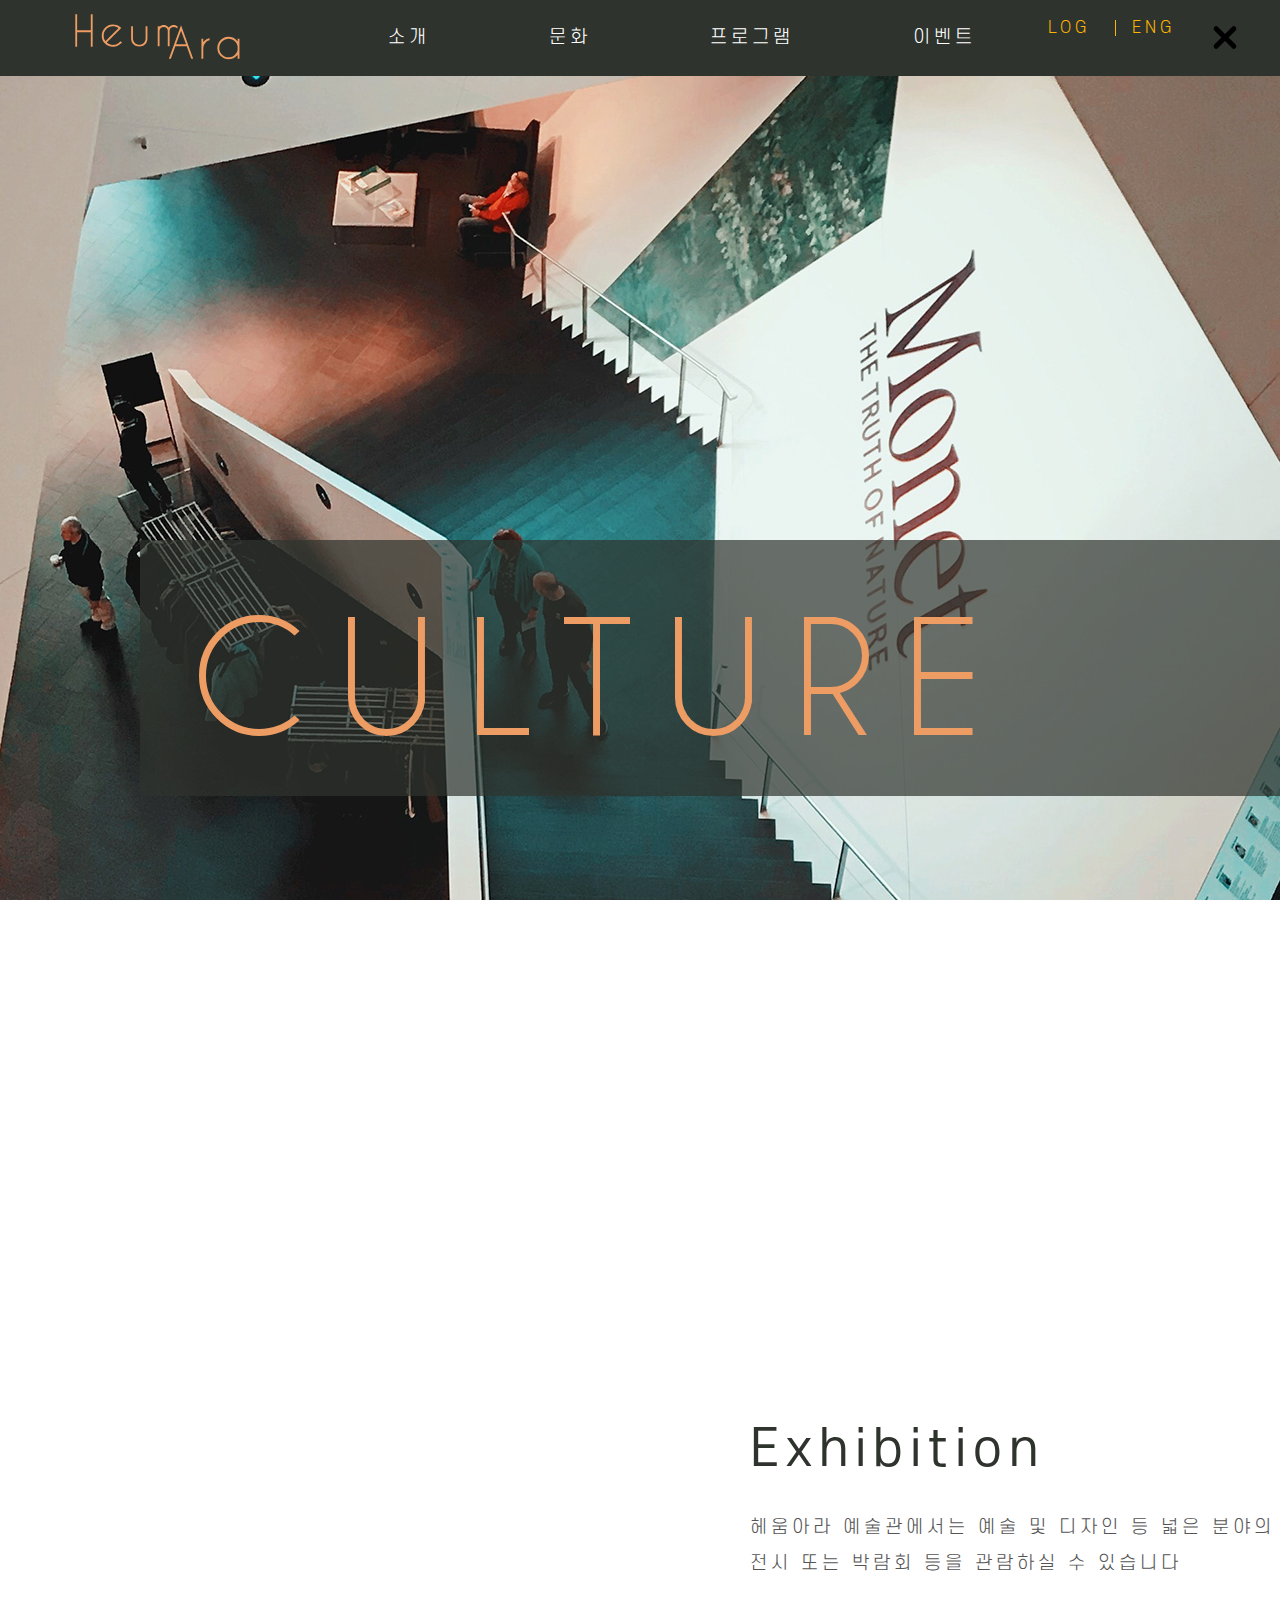
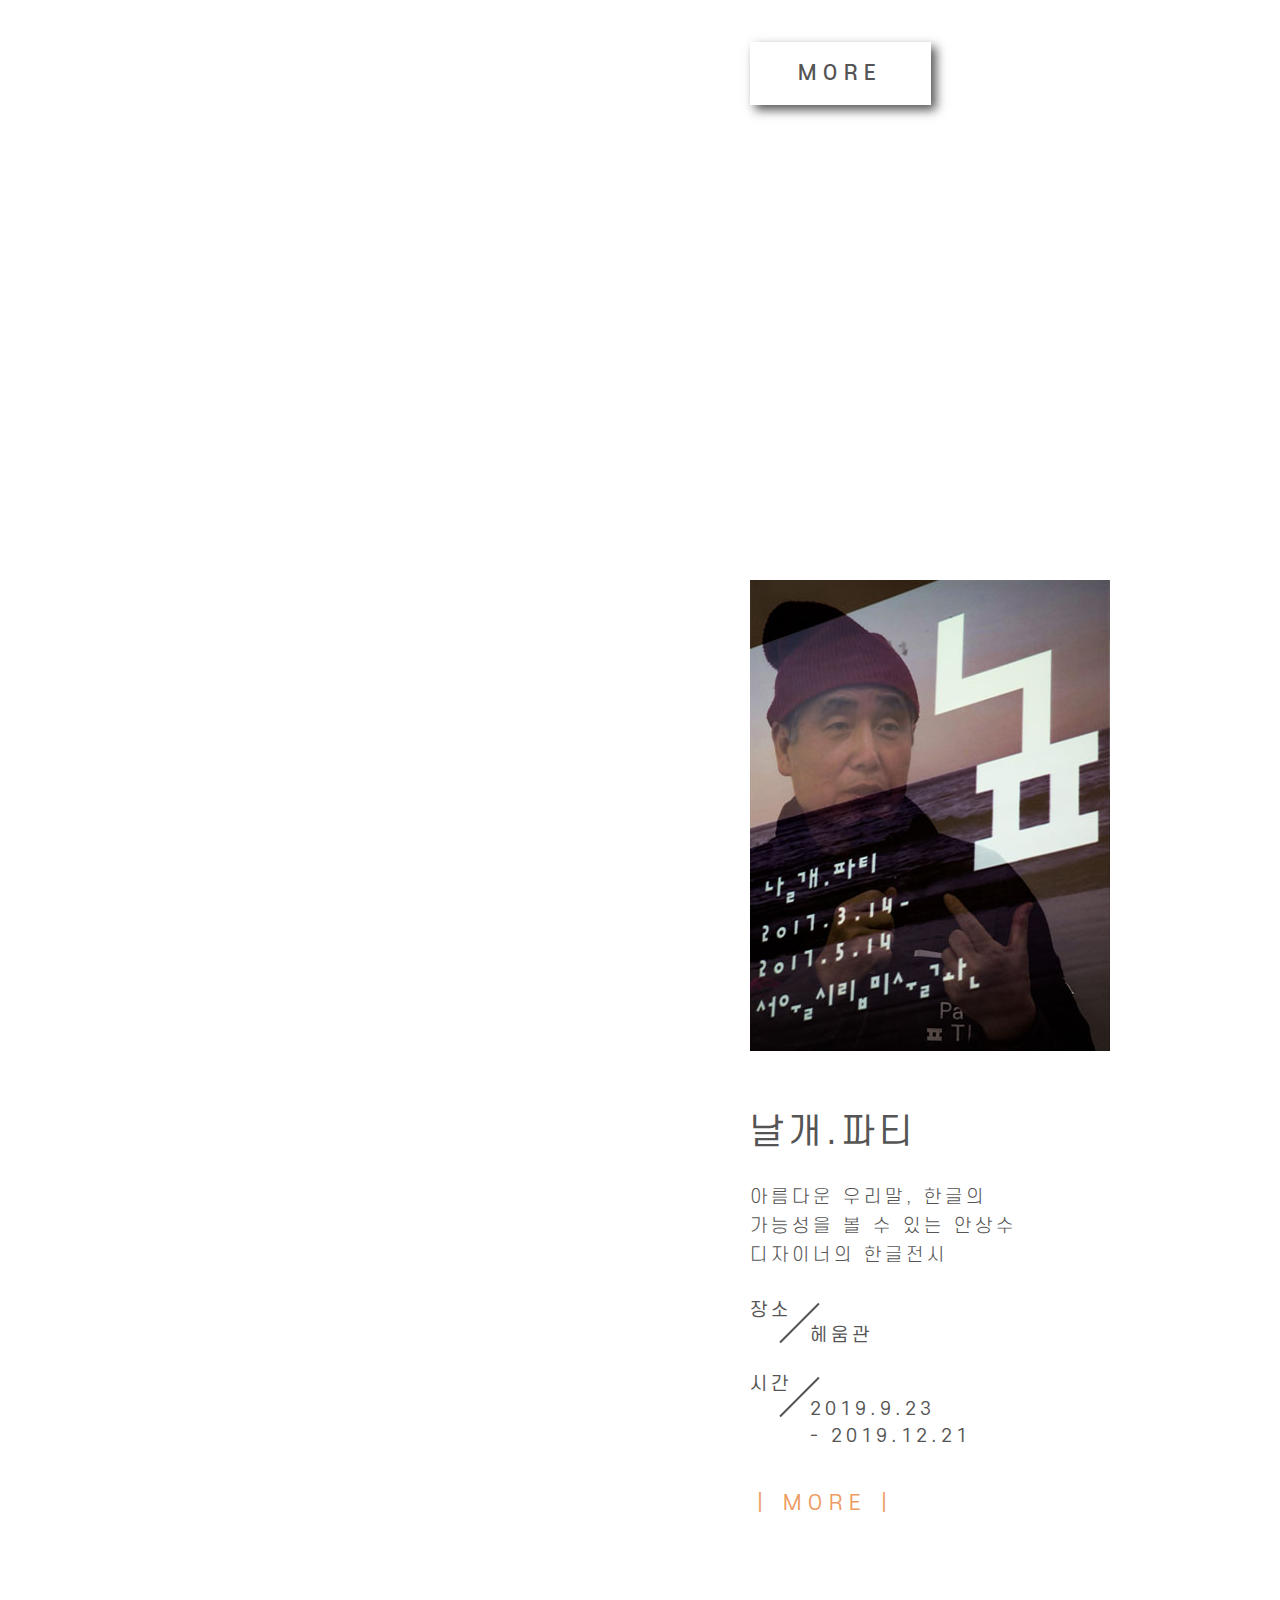
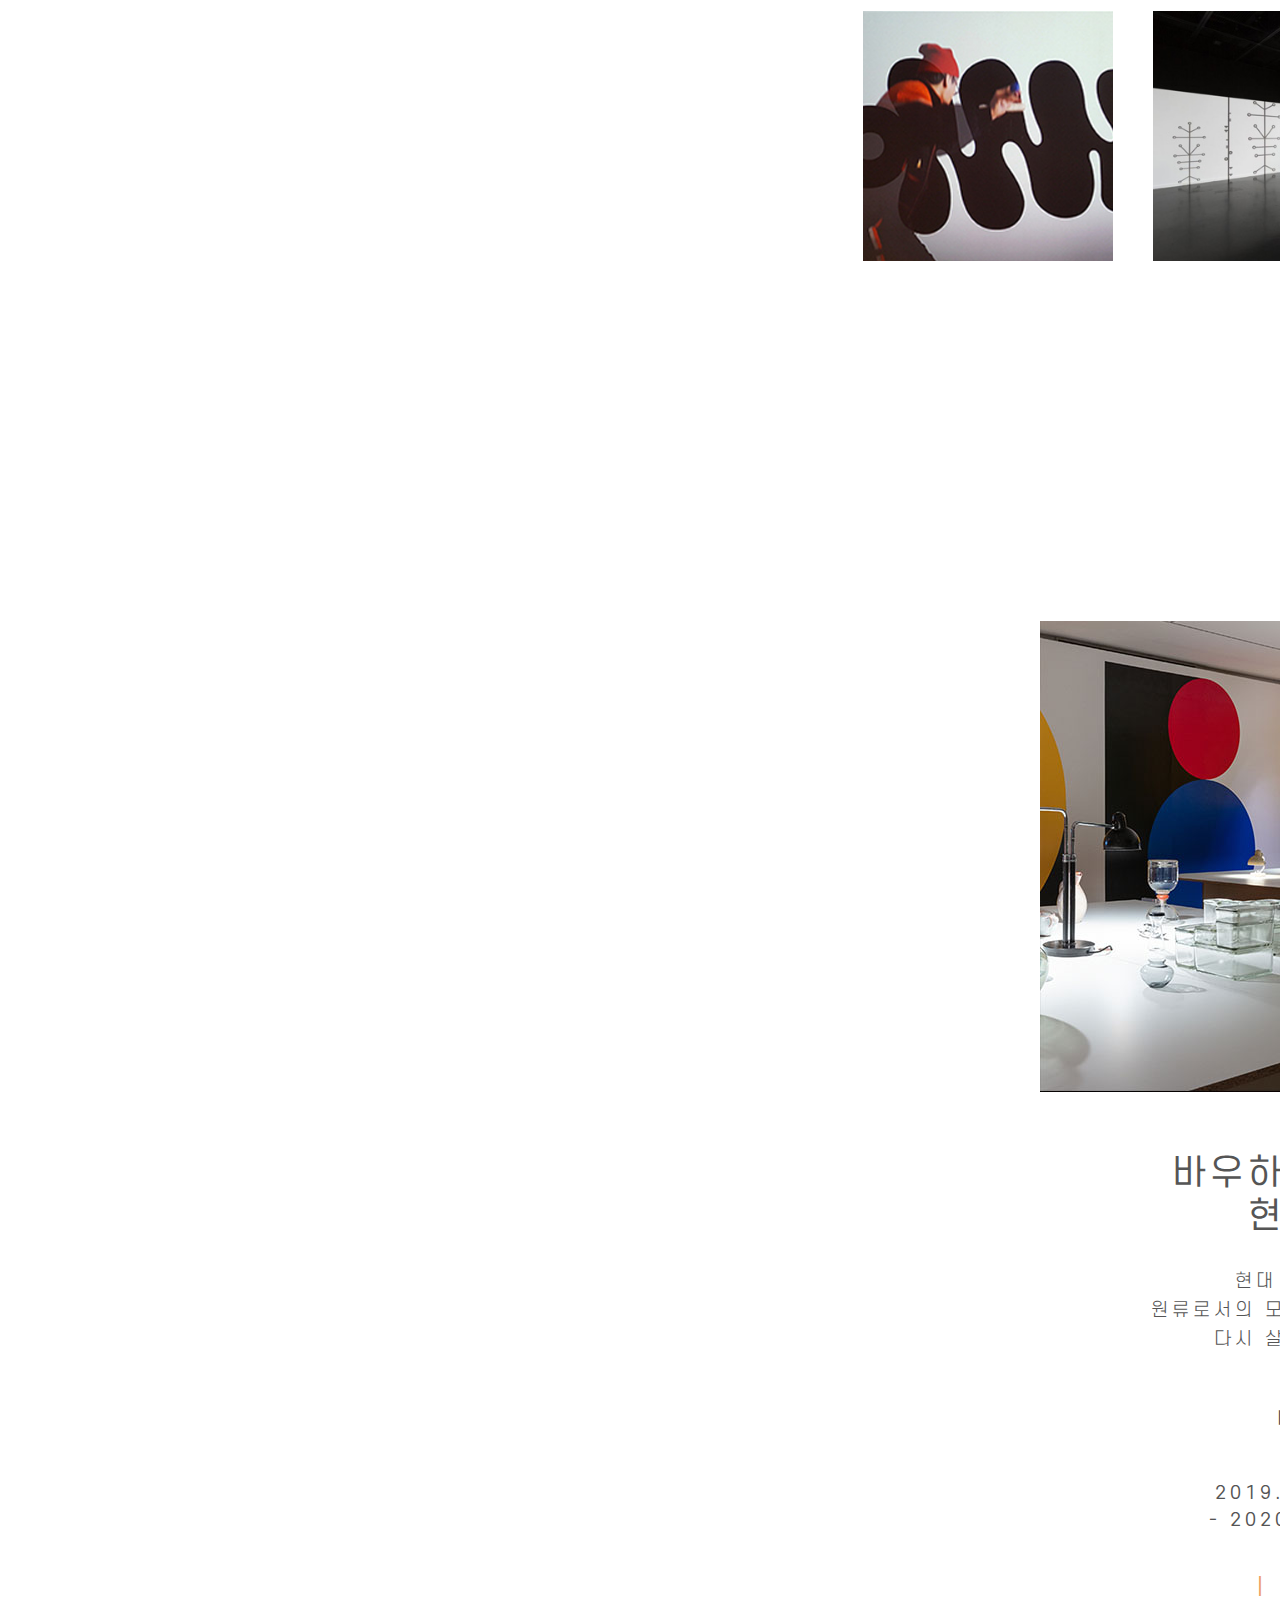
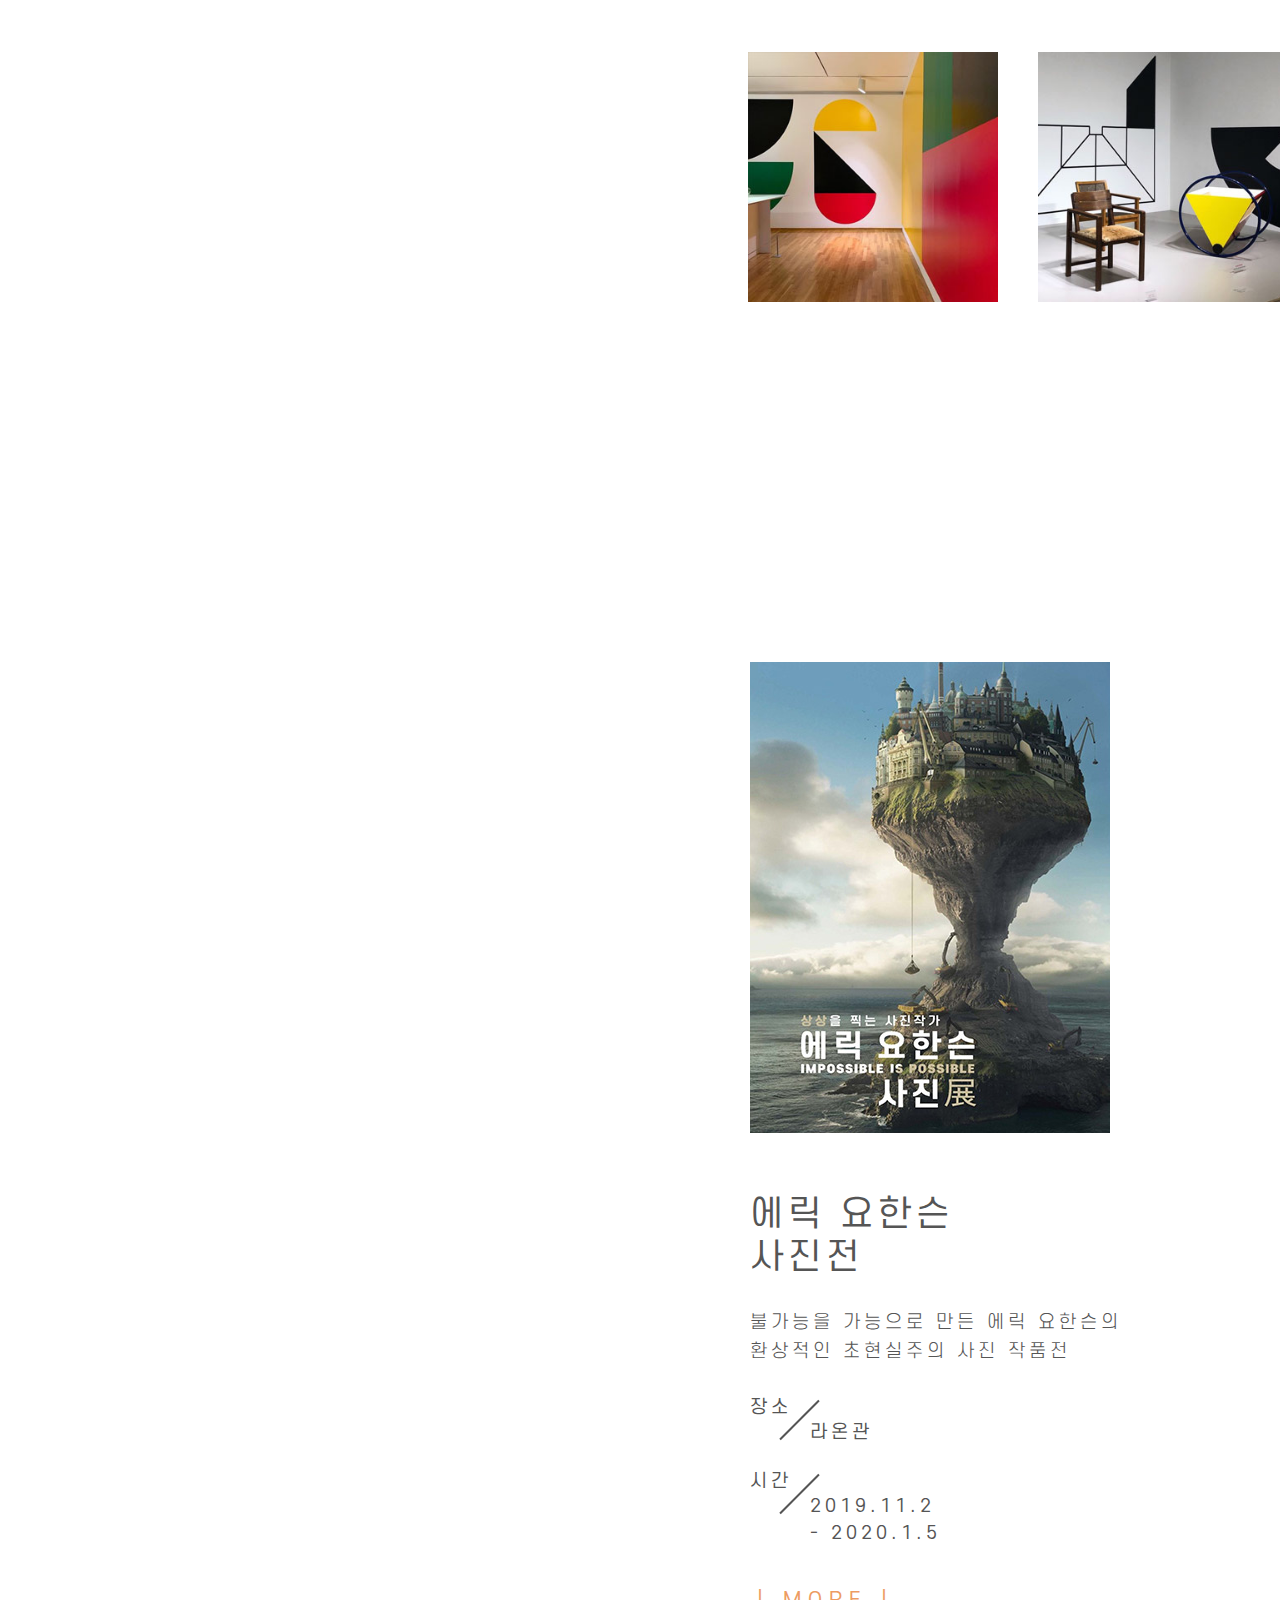
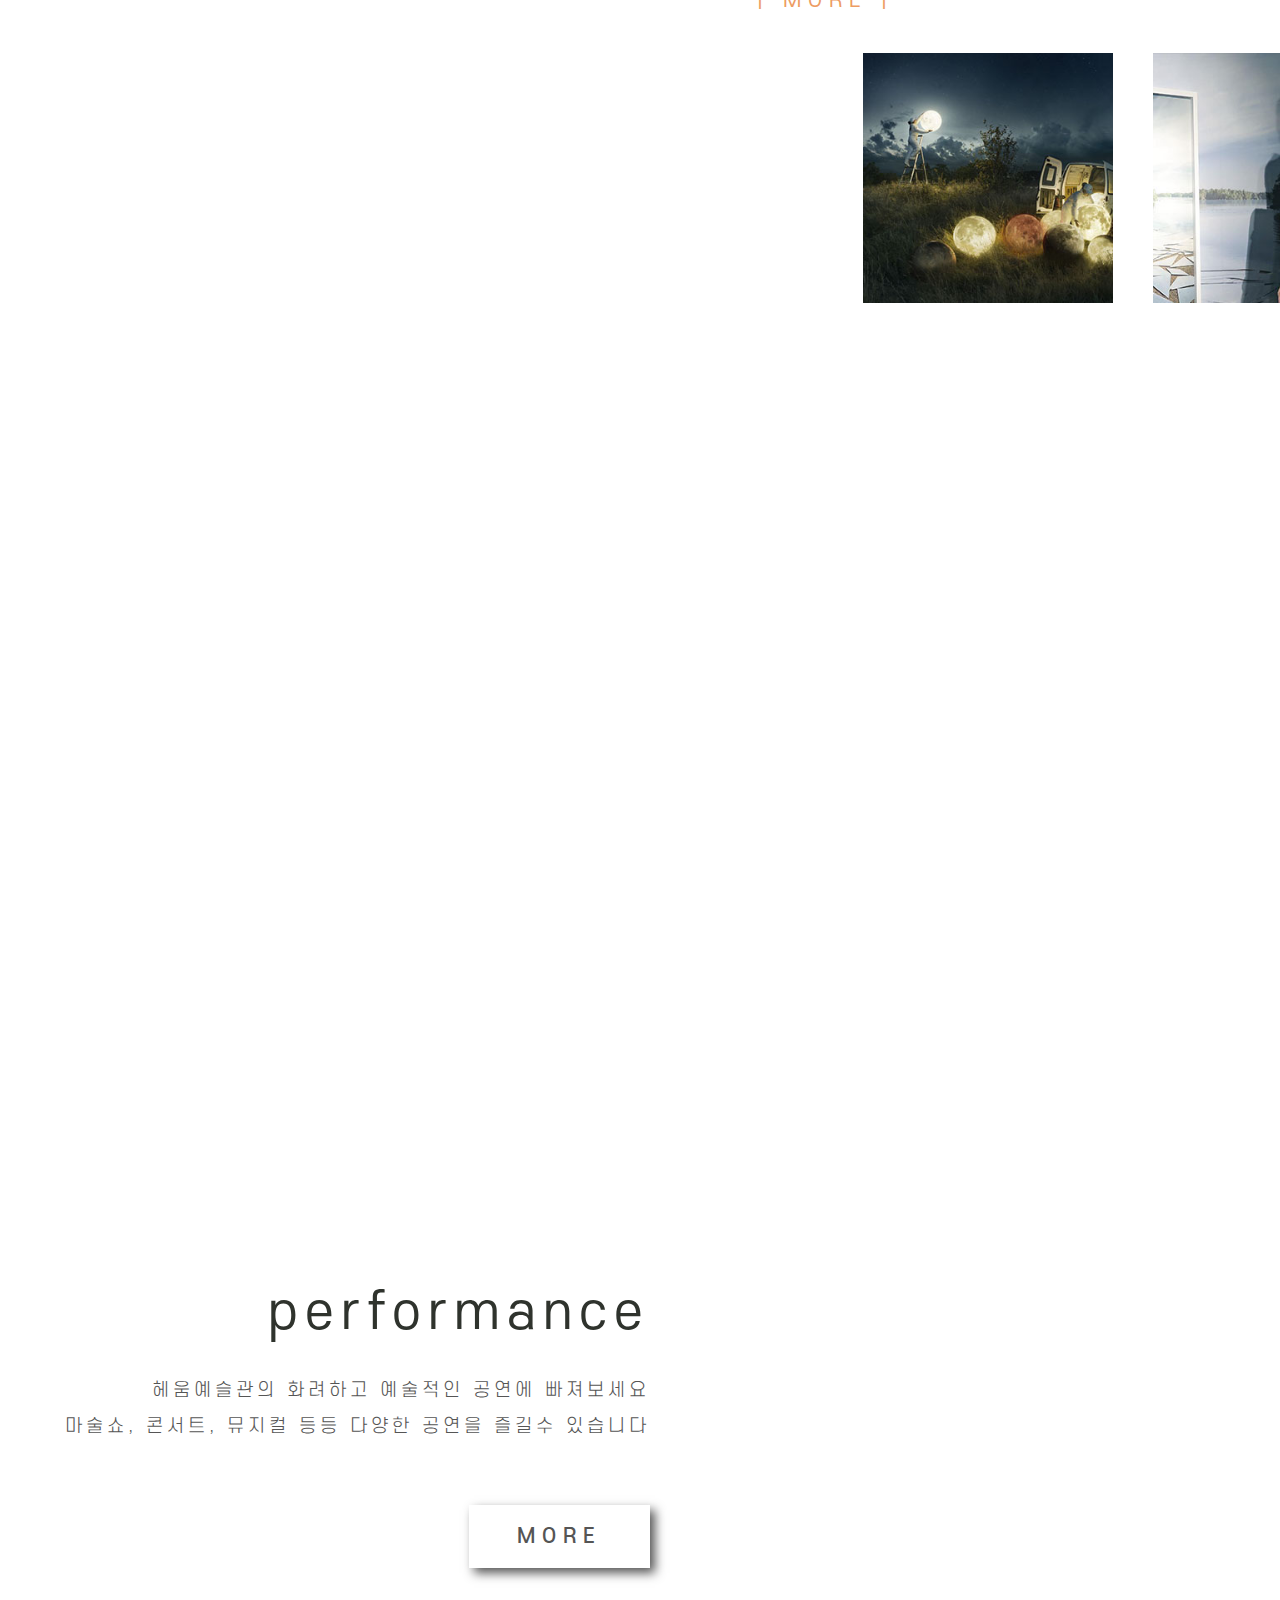
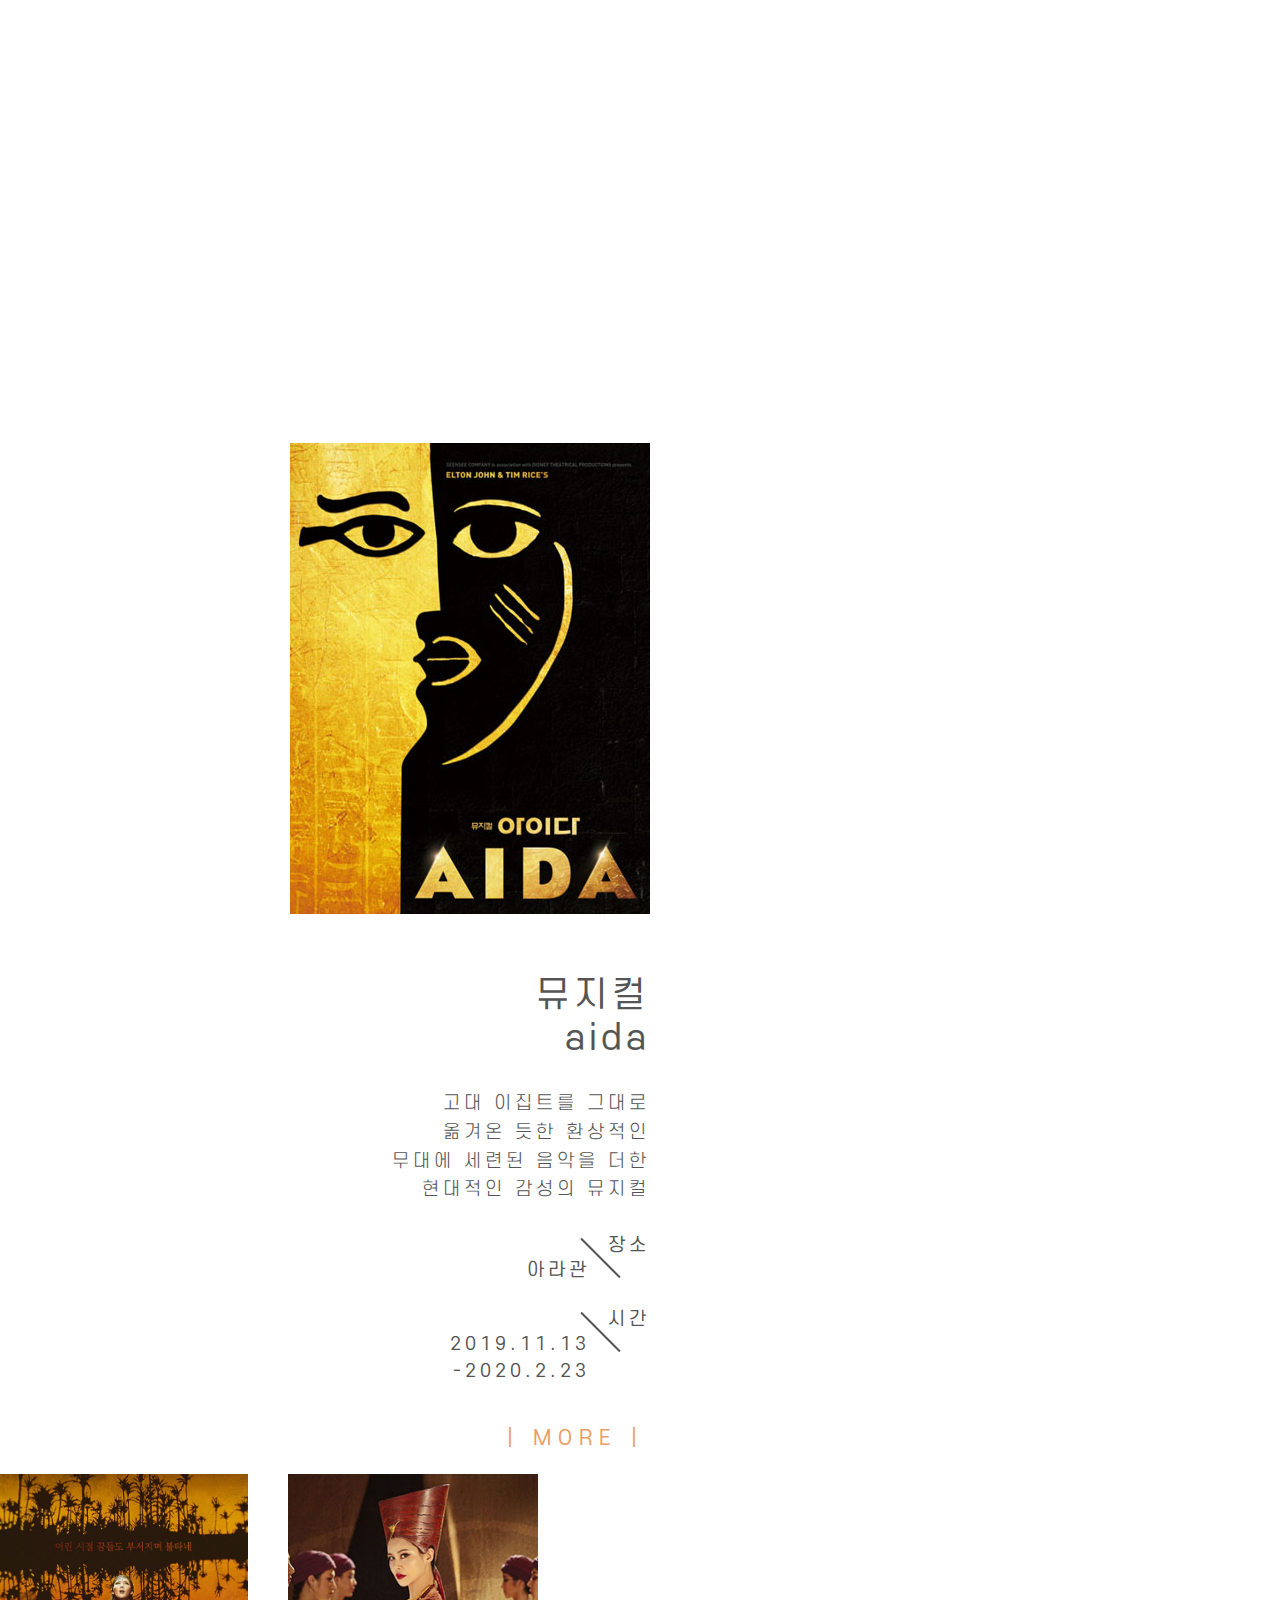
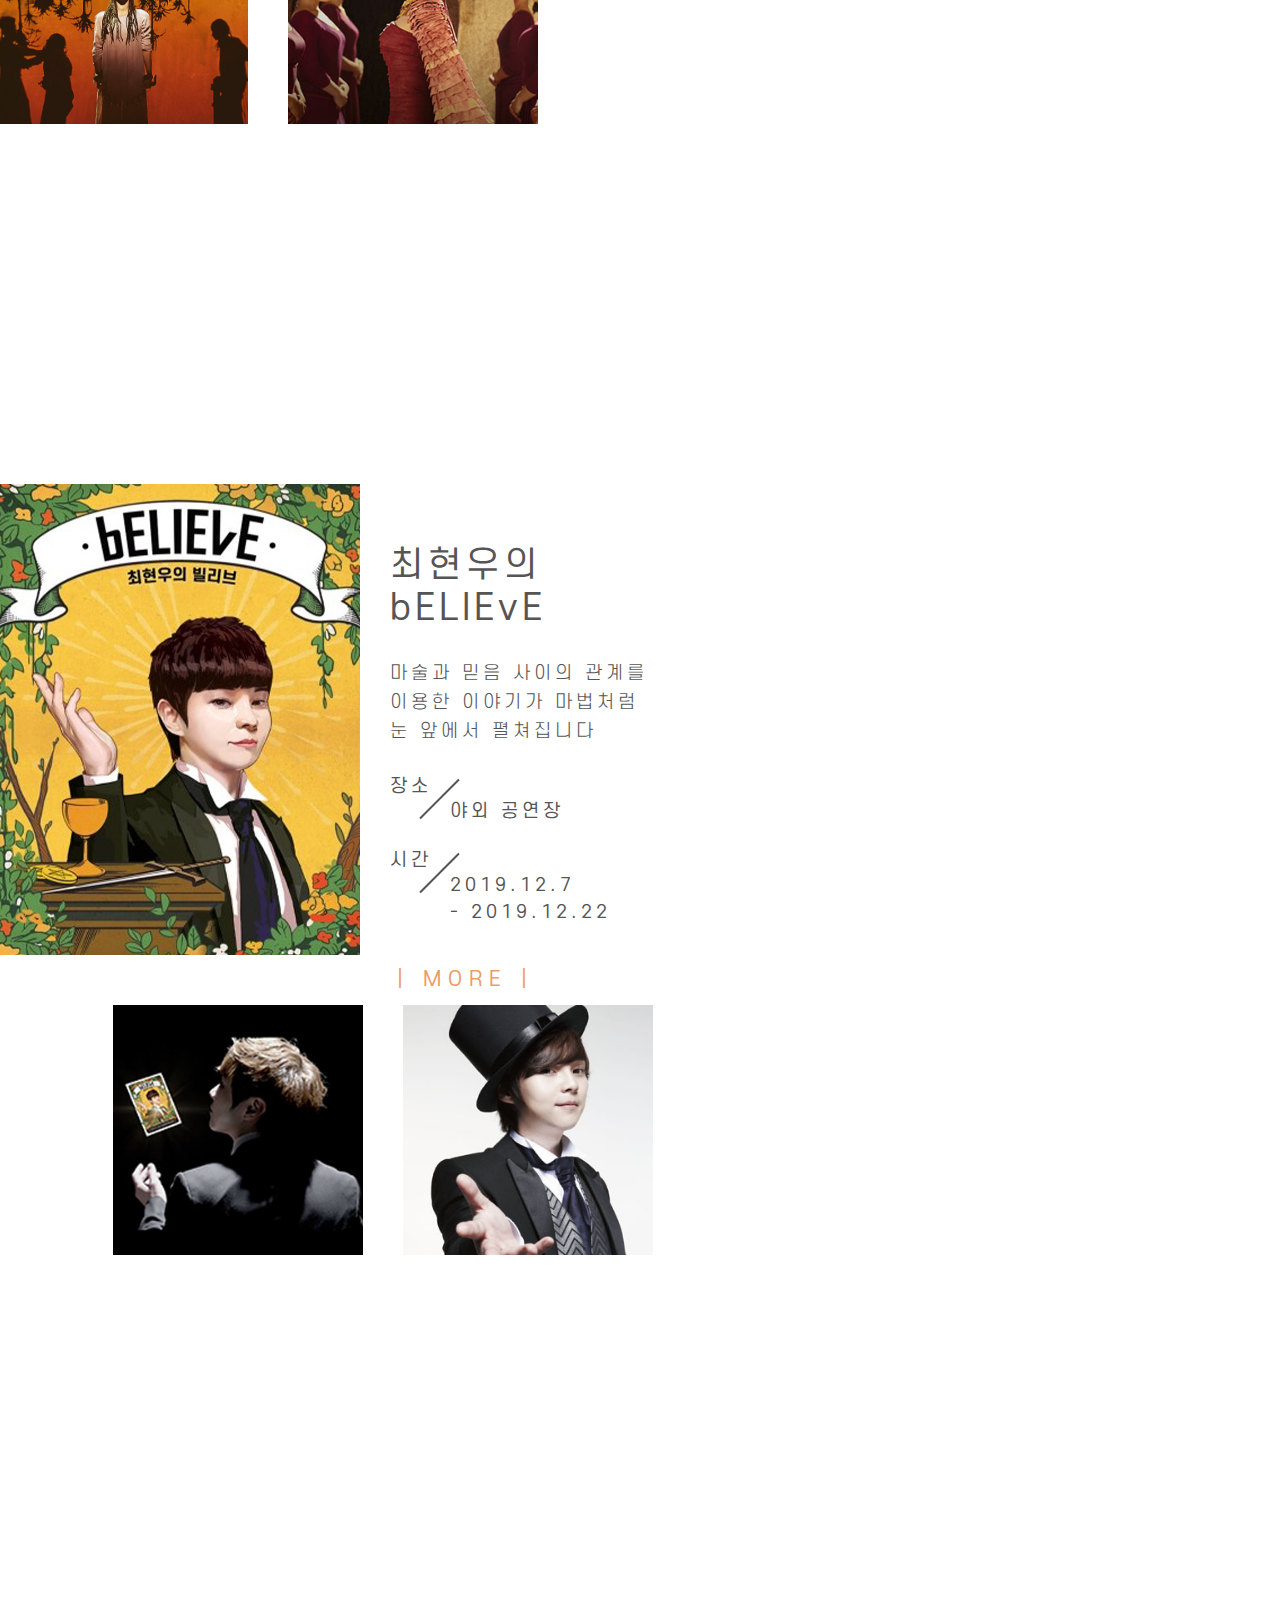
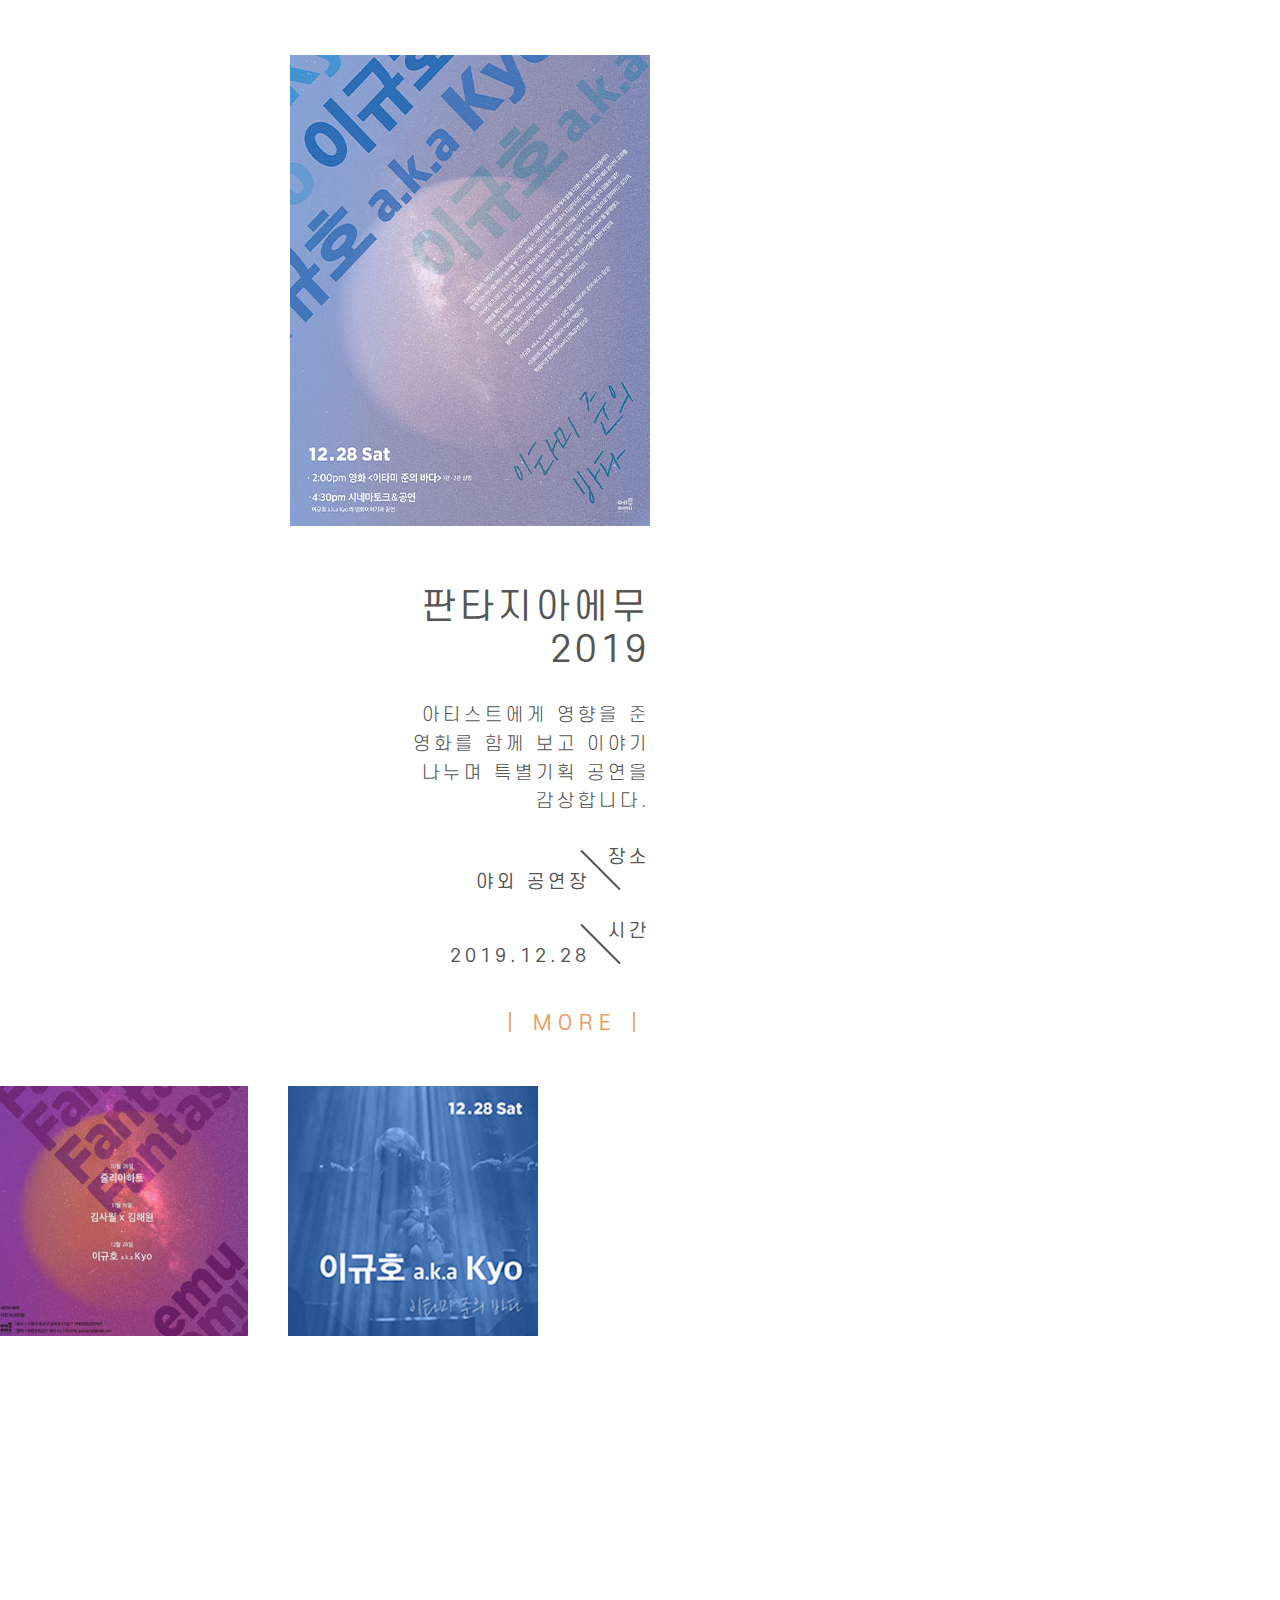
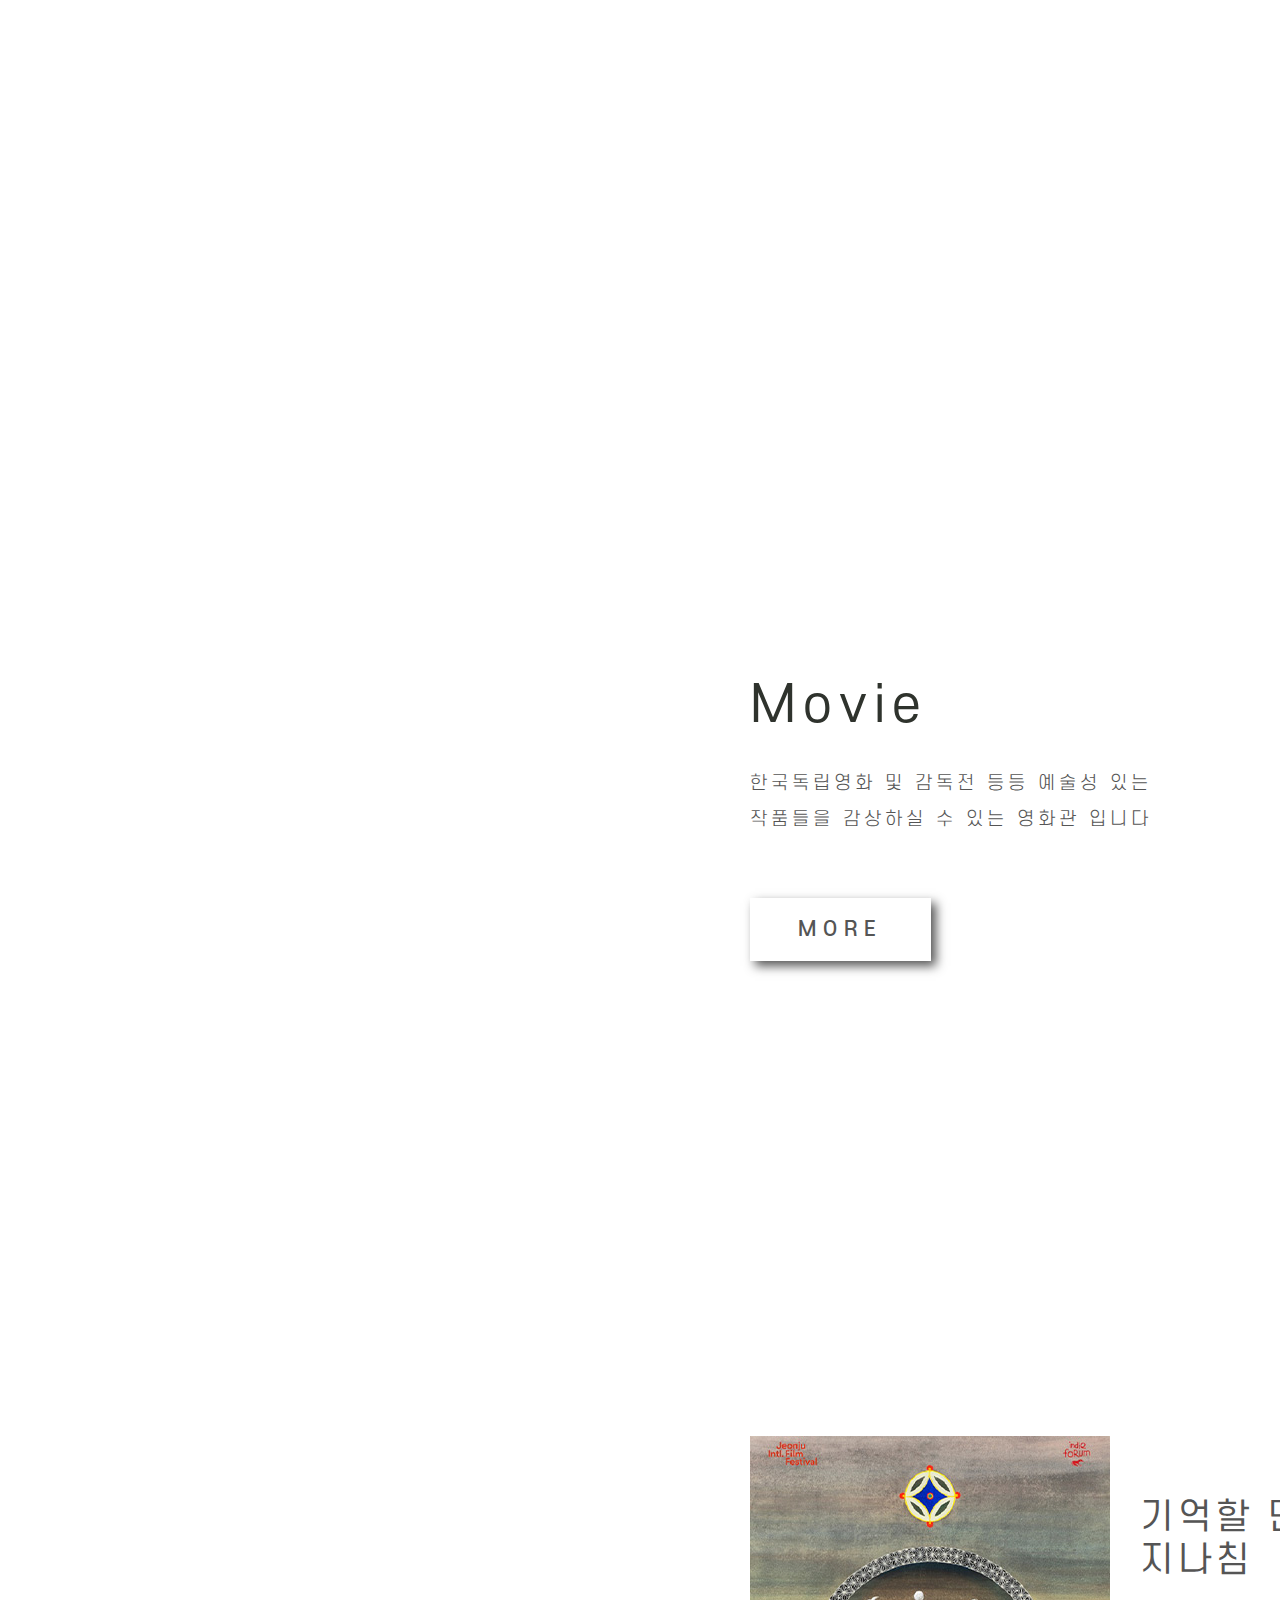
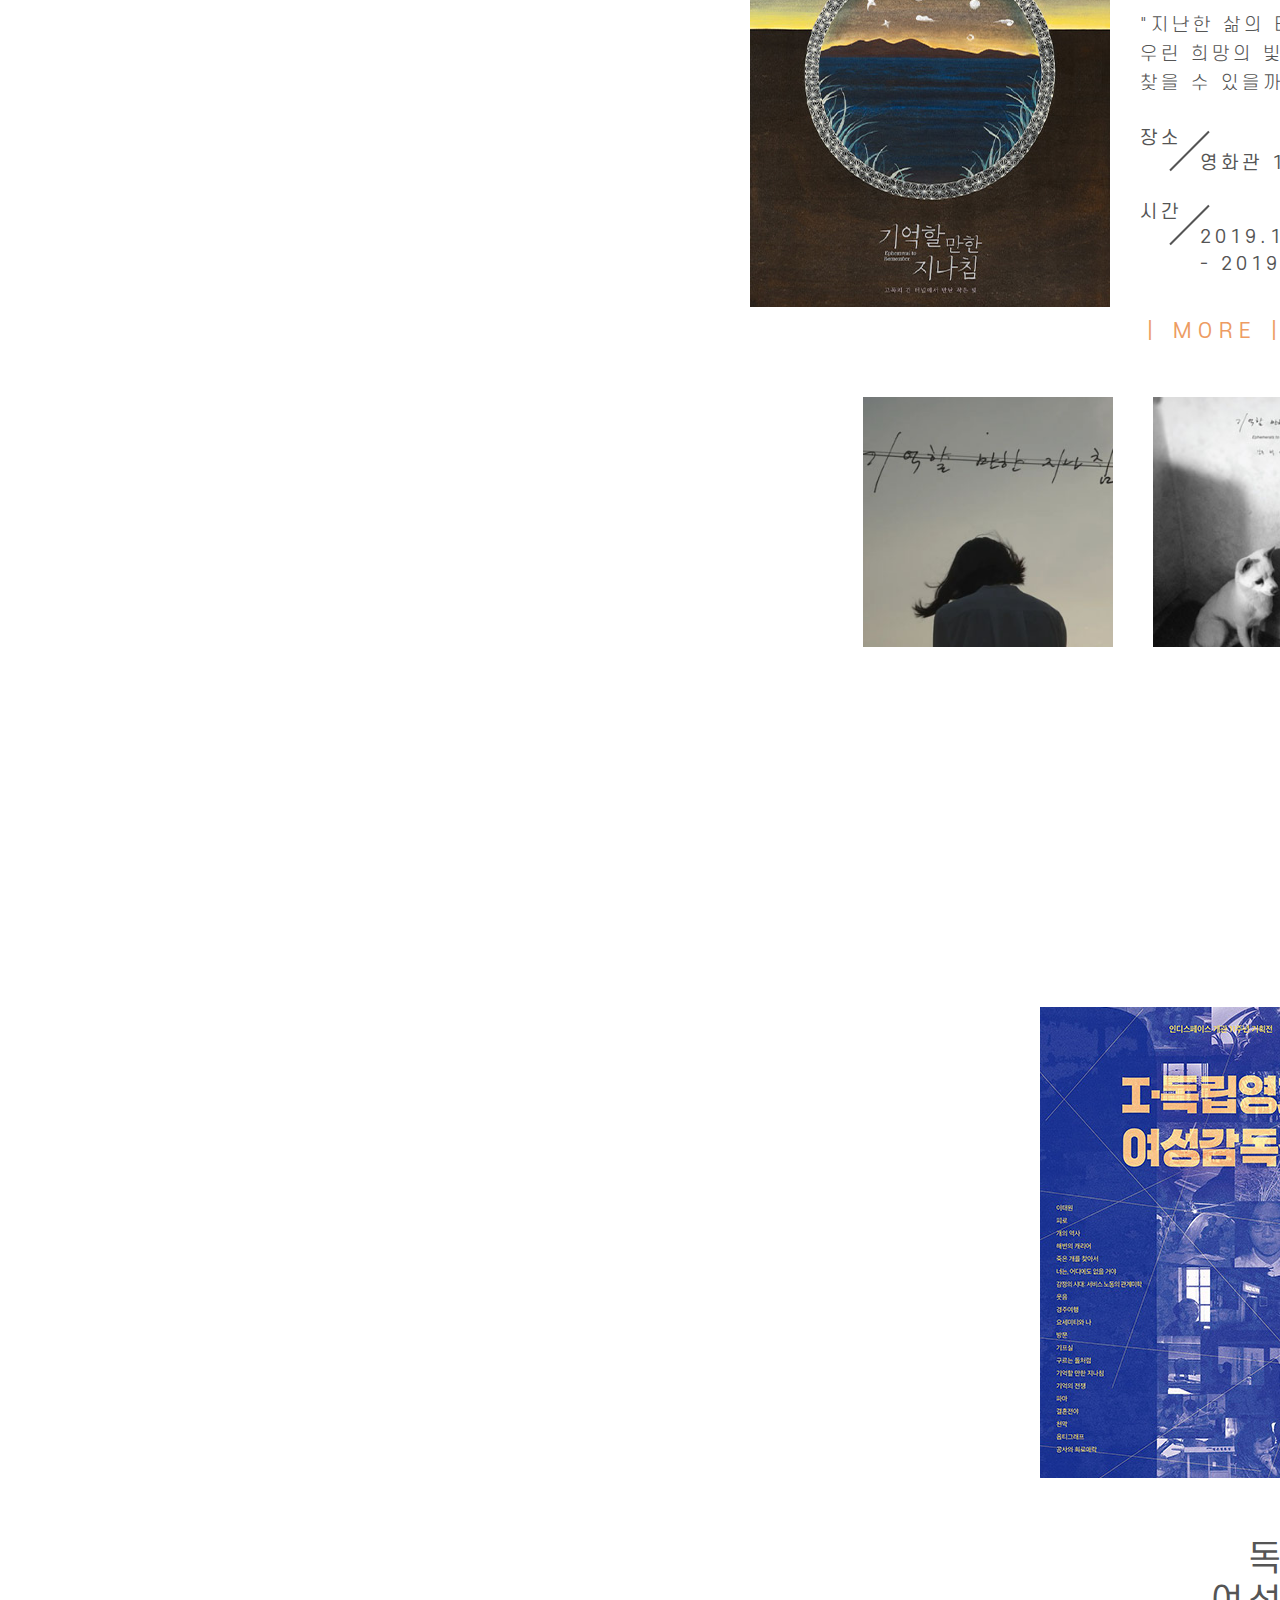
<file: Sub/culture.html>
<!DOCTYPE html>
<html lang="ko">

<head>
    <meta charset="utf-8">
    <title> 문화 : 헤움아라 예술관 </title>
    <link rel="stylesheet" href="../css/common.css">
    <link rel="stylesheet" href="../css/sub_a.css">
    <link rel="icon" href="../images/favicon.ico">
    <!--[if lt IE 9]>
        <script type="text/javascript" src="js/html5shiv.min.js"></script>
        <![endif]-->
    <script src="../js/jquery-1.12.4.min.js"></script>
    <script src="../js/culture.js"></script>
    <script src="../js/header.js"></script>
</head>

<body>
    <div id="skip"><a href="#content">본문 바로가기</a></div>

    <div class="headerwrap">
        <div id="mainOpen">
            <h1 class="blind">헤움아라</h1>
            <button class="open_btn" type="button"><img src="../images/common/favicon_logo.png" alt="메뉴 열기"></button>
        </div>
        <header id="header">
            <h1 class="logo f_l" aria-hidden="true">
                <a href="../index.html">
                    <span class="blind">헤움아라</span>
                    <svg version="1.1" class="logosvg" xmlns="http://www.w3.org/2000/svg"
              xmlns:xlink="http://www.w3.org/1999/xlink" x="0px" y="0px" viewBox="0 0 175 50"
              style="enable-background:new 0 0 175 50;" xml:space="preserve">
              <polygon style="fill:#ED9C63;" points="18.029,18.096 3.791,18.096 3.791,1.225 1.878,1.225 1.878,35.266 3.791,35.266
                      3.791,20.011 18.029,20.011 18.029,35.266 19.941,35.266 19.941,1.225 18.029,1.225 " />
              <path style="fill:#ED9C63;" d="M48.417,29.821c-1.663,1.948-4.028,3.208-6.584,3.377c-2.81,0.186-5.206-0.628-7.19-2.442
                      c0,0,13.601-13.617,13.601-13.617l1.45-1.452c-0.462-0.491-0.924-0.928-1.386-1.314c-2.255-1.809-4.923-2.632-8.003-2.469
                      c-2.557,0.136-5.02,1.161-6.925,2.871c-2.856,2.563-4.177,5.756-3.963,9.579c0.144,2.568,1.172,5.041,2.893,6.952
                      c2.53,2.809,5.671,4.124,9.425,3.943c2.577-0.124,5.069-1.137,6.999-2.849c0.714-0.634,1.33-1.31,1.848-2.028
                      c0,0-1.915-0.686-1.915-0.686c-0.063-0.023-0.131-0.004-0.174,0.047L48.417,29.821z M31.504,22.275
                      c0.176-1.661,0.831-3.256,1.881-4.555c2.044-2.529,4.602-3.794,7.676-3.794c2.196,0,4.123,0.638,5.78,1.915
                      c-0.001,0.001-13.494,13.51-13.494,13.51C31.828,27.375,31.214,25.016,31.504,22.275z" />
              <path style="fill:#ED9C63;"
                d="M75.1,26.628c0,1.773-0.641,3.287-1.923,4.542c-1.282,1.255-2.802,1.883-4.558,1.883
                      c-1.884,0-3.464-0.631-4.739-1.894c-1.289-1.248-1.934-2.759-1.934-4.532V13.735h-1.913v13.064c0.042,2.355,0.836,4.305,2.38,5.851
                      c1.544,1.546,3.62,2.319,6.227,2.319c2.451,0,4.449-0.773,5.993-2.319c1.544-1.546,2.338-3.496,2.38-5.851V13.735H75.1V26.628z" />
              <path style="fill:#ED9C63;" d="M100.024,14.352c-0.34,0.34-0.63,0.695-0.871,1.064c-0.241-0.383-0.524-0.738-0.85-1.064
                      c-1.204-1.206-2.663-1.808-4.378-1.808c-1.658,0-3.081,0.574-4.271,1.723v-0.489h-1.913v20.893h1.913V18.373
                      c0.099-1.05,0.517-1.936,1.254-2.66c0.836-0.837,1.842-1.255,3.018-1.255c1.176,0,2.189,0.418,3.039,1.255
                      c0.779,0.78,1.197,1.723,1.254,2.83h-0.021v16.127h1.913V18.841c0-1.248,0.421-2.291,1.264-3.128
                      c0.843-0.837,1.852-1.255,3.028-1.255c1.176,0,2.189,0.418,3.039,1.255c0.184,0.185,0.281,0.409,0.425,0.612l0.763-2.099
                      c-1.176-1.112-2.58-1.683-4.227-1.683C102.687,12.543,101.228,13.146,100.024,14.352z" />
              <g id="XMLID_46_">
                <path style="fill:#ED9C63;" d="M99.357,47.629h2.04l4.739-13.042h11.773l4.739,13.042h2.019L112.022,12.8L99.357,47.629z
                           M106.837,32.672l5.185-14.276l5.185,14.276H106.837z" />
                <path style="fill:#ED9C63;" d="M135.182,30.544v-3.808h-1.913v20.893h1.913V36.842c0.071-2.525,1.013-4.688,2.826-6.489
                          c1.289-1.291,2.536-1.964,3.74-2.021c0,0,0-2.085,0-2.085c-1.771,0.085-3.499,0.972-5.185,2.659
                          C136.039,29.431,135.579,29.977,135.182,30.544z" />
                <path style="fill:#ED9C63;"
                  d="M170.965,29.693c-0.368-0.496-0.772-0.972-1.211-1.425c-2.394-2.397-5.312-3.536-8.752-3.417
                          c-2.65,0.092-5.222,1.112-7.196,2.883c-2.848,2.555-4.17,5.746-3.965,9.574c0.141,2.624,1.221,5.14,3,7.074
                          c2.358,2.563,5.24,3.844,8.646,3.844c3.23,0,5.986-1.142,8.267-3.425c0.439-0.454,0.843-0.929,1.211-1.426v4.255h1.913V26.736
                          h-1.913V29.693z M170.959,38.468c-0.438,2.256-1.66,4.187-3.668,5.793c-1.292,1.033-2.873,1.677-4.518,1.852
                          c-3.661,0.388-6.65-0.846-8.965-3.703c-1.056-1.303-1.72-2.903-1.898-4.571c-0.392-3.671,0.847-6.667,3.718-8.988
                          c1.298-1.049,2.888-1.713,4.547-1.893c3.236-0.351,5.947,0.568,8.134,2.757c1.409,1.411,2.293,3.046,2.65,4.905
                          c0.006,0.031,0.007,0.058,0.004,0.094c-0.088,1.009-0.05,2.665,0.001,3.676C170.966,38.419,170.965,38.442,170.959,38.468z" />
              </g>
            </svg>
                </a>
            </h1>
            <div class="log f_r">
                <ul>
                    <li><a href="">LOG</a></li>
                    <li><a href="" class="ENG">ENG</a></li>
                </ul>
            </div>
            <nav id="gnb">
                <ul>
                    <li class="gnb1"><a href="../Sub/intro.html">소개</a></li>
                    <li class="gnb2"><a href="../Sub/culture.html">문화</a></li>
                    <li class="gnb3"><a href="../Sub/program.html">프로그램</a></li>
                    <li class="gnb4"><a href="../Sub/event.html">이벤트</a></li>
                    <li class="gnb4"><a href="../Sub/rental.html">대관안내</a></li>
                    <li class="gnb4"><a href="../Sub/templete.html">고객센터</a></li>
                </ul>
            </nav>
            <button class="close_btn ham_btn">메뉴 닫기</button>
        </header>
    </div>

    <div id="cultureBg">
        <h2>CULTURE</h2>
    </div>

    <section id="content">
        <h3 class="blind">문화 페이지</h3>
        <article id="exhibition" class="p_r">
            <div class="visual p_a"></div>
            <div class="cnt border_box">
                <div class="intro">
                    <h4>Exhibition</h4>
                    <p>헤움아라 예술관에서는 예술 및 디자인 등 넓은 분야의 <br>전시 또는 박람회 등을 관람하실 수 있습니다</p>
                    <a href="exhibition.html">MORE</a>
                </div>
                <div class="cnt1 clearfix border_box">
                    <img src="../images/culture/exhibition_poster1.jpg" alt="" class="poster f_l">
                    <div class="txt f_l p_r fade">
                        <h5>날개.파티</h5>
                        <p>아름다운 우리말, 한글의 <br>가능성을 볼 수 있는 안상수 <br>디자이너의 한글전시</p>
                        <strong class="p_r">장소</strong><span>헤움관</span>
                        <strong class="p_r">시간</strong><span>2019.9.23 <br>- 2019.12.21</span>
                        <a href="">| MORE |</a>
                    </div>
                    <div class="cube_cover f_l p_r fade">
                        <div class="img_box f_l mr_40">
                            <div class="cube1">
                                <img src="../images/culture/exhibition_01_photo1.jpg" alt="" class="front">
                                <img src="../images/culture/exhibition_01_photo3.jpg" alt="" class="next">
                            </div>
                        </div>
                        <div class="img_box f_l">
                            <div class="cube2">
                                <img src="../images/culture/exhibition_01_photo4.jpg" alt="" class="front">
                                <img src="../images/culture/exhibition_01_photo2.jpg" alt="" class="down">
                            </div>
                        </div>
                    </div>
                </div>
                <div class="cnt2 clearfix border_box">
                    <img src="../images/culture/exhibition_poster2.jpg" alt="" class="poster f_r">
                    <div class="txt f_r p_r txt_right fade">
                        <h5>바우하우스와<br> 현대생활</h5>
                        <p>현대 생활 문화의<br> 원류로서의 모던 디자인을<br> 다시 살펴보는 전시</p>
                        <strong class="p_r">장소</strong>
                        <span>다솜관</span>
                        <strong class="p_r">시간</strong>
                        <span>2019.8.13<br> - 2020.2.2</span>
                        <a href="">| MORE |</a>
                    </div>
                    <div class="cube_cover f_r p_r fade">
                        <div class="img_box f_r ml_40">
                            <div class="cube1">
                                <img src="../images/culture/exhibition_02_photo1.jpg" alt="" class="front">
                                <img src="../images/culture/exhibition_02_photo2.jpg" alt="" class="next">
                            </div>
                        </div>
                        <div class="img_box f_r">
                            <div class="cube2">
                                <img src="../images/culture/exhibition_02_photo3.jpg" alt="" class="front">
                                <img src="../images/culture/exhibition_02_photo2.jpg" alt="" class="down">
                            </div>
                        </div>
                    </div>
                </div>
                <div class="cnt3 clearfix border_box">
                    <img src="../images/culture/exhibition_poster3.jpg" alt="" class="poster f_l">
                    <div class="txt f_l p_r fade">
                        <h5>에릭 요한슨 <br>사진전</h5>
                        <p>불가능을 가능으로 만든 에릭 요한슨의 <br>환상적인 초현실주의 사진 작품전
                        </p>
                        <strong class="p_r">장소</strong>
                        <span>라온관</span>
                        <strong class="p_r">시간</strong>
                        <span>2019.11.2 <br>- 2020.1.5</span>
                        <a href="">| MORE |</a>
                    </div>
                    <div class="cube_cover f_l">
                        <div class="img_box f_l mr_40">
                            <div class="cube1">
                                <img src="../images/culture/exhibition_03_photo1.jpg" alt="" class="front">
                                <img src="../images/culture/exhibition_03_photo3.jpg" alt="" class="next">
                            </div>
                        </div>
                        <div class="img_box f_l">
                            <div class="cube2">
                                <img src="../images/culture/exhibition_03_photo4.jpg" alt="" class="front">
                                <img src="../images/culture/exhibition_03_photo2.jpg" alt="" class="down">
                            </div>
                        </div>
                    </div>
                </div>
            </div>
        </article>

        <article id="performance" class="p_r">
            <div class="visual p_a"></div>
            <div class="cnt border_box">
                <div class="intro txt_right">
                    <h4>performance</h4>
                    <p>헤움예슬관의 화려하고 예술적인 공연에 빠져보세요<br> 마술쇼, 콘서트, 뮤지컬 등등 다양한 공연을 즐길수 있습니다</p>
                    <a href="">MORE</a>
                </div>
                <div class="cnt1 clearfix">
                    <img src="../images/culture/performance_poster1.jpg" alt="" class="poster f_r">
                    <div class="txt f_r p_r txt_right fade">
                        <h5>뮤지컬 <br>aida</h5>
                        <p> 고대 이집트를 그대로 <br>옮겨온 듯한 환상적인 <br>무대에 세련된 음악을 더한 <br>현대적인 감성의 뮤지컬</p>
                        <strong class="p_r">장소</strong>
                        <span>아라관</span>
                        <strong class="p_r">시간</strong>
                        <span>2019.11.13<br> -2020.2.23</span>
                        <a href="">| MORE |</a>
                    </div>
                    <div class="cube_cover f_r p_r fade">
                        <div class="img_box f_r ml_40">
                            <div class="cube1">
                                <img src="../images/culture/performance_01_photo1.jpg" alt="" class="front">
                                <img src="../images/culture/performance_01_photo3.jpg" alt="" class="next">
                            </div>
                        </div>
                        <div class="img_box f_r">
                            <div class="cube2">
                                <img src="../images/culture/performance_01_photo2.jpg" alt="" class="front">
                                <img src="../images/culture/performance_01_photo4.jpg" alt="" class="down">
                            </div>
                        </div>
                    </div>
                </div>
                <div class="cnt2 clearfix border_box">
                    <img src="../images/culture/performance_poster2.jpg" alt="" class="poster f_l">
                    <div class="txt f_l p_r fade">
                        <h5>최현우의 <br>bELIEvE</h5>
                        <p>마술과 믿음 사이의 관계를 <br>이용한 이야기가 마법처럼 <br>눈 앞에서 펼쳐집니다</p>
                        <strong class="p_r">장소</strong>
                        <span>야외 공연장</span>
                        <strong class="p_r">시간</strong>
                        <span>2019.12.7 <br>- 2019.12.22</span>
                        <a href="">| MORE |</a>
                    </div>
                    <div class="cube_cover f_l">
                        <div class="img_box f_l mr_40">
                            <div class="cube1">
                                <img src="../images/culture/performance_02_photo1.jpg" alt="" class="front">
                                <img src="../images/culture/performance_02_photo3.jpg" alt="" class="next">
                            </div>
                        </div>
                        <div class="img_box f_l">
                            <div class="cube2">
                                <img src="../images/culture/performance_02_photo4.jpg" alt="" class="front">
                                <img src="../images/culture/performance_02_photo2.jpg" alt="" class="down">
                            </div>
                        </div>
                    </div>
                </div>
                <div class="cnt3 clearfix border_box">
                    <img src="../images/culture/performance_poster3.jpg" alt="" class="poster f_r">
                    <div class="txt f_r p_r txt_right fade">
                        <h5>판타지아에무<br> 2019</h5>
                        <p> 아티스트에게 영향을 준<br> 영화를 함께 보고 이야기<br> 나누며 특별기획 공연을<br> 감상합니다.</p>
                        <strong class="p_r">장소</strong>
                        <span>야외 공연장</span>
                        <strong class="p_r">시간</strong>
                        <span>2019.12.28</span>
                        <a href="">| MORE |</a>
                    </div>
                    <div class="cube_cover f_r p_r fade">
                        <div class="img_box f_r ml_40">
                            <div class="cube1">
                                <img src="../images/culture/performance_03_photo1.jpg" alt="" class="front">
                                <img src="../images/culture/performance_03_photo4.jpg" alt="" class="next">
                            </div>
                        </div>
                        <div class="img_box f_r">
                            <div class="cube2">
                                <img src="../images/culture/performance_03_photo3.jpg" alt="" class="front">
                                <img src="../images/culture/performance_03_photo2.jpg" alt="" class="down">
                            </div>
                        </div>
                    </div>
                </div>
            </div>
        </article>

        <article id="movie" class="p_r">
            <div class="visual p_a"></div>
            <div class="cnt border_box">
                <div class="intro">
                    <h4>Movie</h4>
                    <p>한국독립영화 및 감독전 등등 예술성 있는 <br>작품들을 감상하실 수 있는 영화관 입니다</p>
                    <a href="exhibition.html">MORE</a>
                </div>
                <div class="cnt1 clearfix border_box">
                    <img src="../images/culture/movie_poster1.jpg" alt="" class="poster f_l">
                    <div class="txt f_l p_r fade">
                        <h5>기억할 만한 <br>지나침</h5>
                        <p>"지난한 삶의 터널 속에서, <br>우린 희망의 빛을 <br>찾을 수 있을까"</p>
                        <strong class="p_r">장소</strong><span>영화관 1관</span>
                        <strong class="p_r">시간</strong><span>2019.12.2 <br>- 2019.12.11</span>
                        <a href="">| MORE |</a>
                    </div>
                    <div class="cube_cover f_l p_r fade">
                        <div class="img_box f_l mr_40">
                            <div class="cube1">
                                <img src="../images/culture/movie_01_photo1.jpg" alt="" class="front">
                                <img src="../images/culture/movie_01_photo3.jpg" alt="" class="next">
                            </div>
                        </div>
                        <div class="img_box f_l">
                            <div class="cube2">
                                <img src="../images/culture/movie_01_photo2.jpg" alt="" class="front">
                                <img src="../images/culture/movie_01_photo4.jpg" alt="" class="down">
                            </div>
                        </div>
                    </div>
                </div>
                <div class="cnt2 clearfix border_box">
                    <img src="../images/culture/movie_poster2.jpg" alt="" class="poster f_r">
                    <div class="txt f_r p_r txt_right fade">
                        <h5>독립영화<br> 여성감독전</h5>
                        <p>국내 유수 영화제가<br> 주목하고 인정한<br> 여성감독들의 작품</p>
                        <strong class="p_r">장소</strong>
                        <span>영화관 2관</span>
                        <strong class="p_r">시간</strong>
                        <span>2019.11.25<br> - 2019.12.5</span>
                        <a href="">| MORE |</a>
                    </div>
                    <div class="cube_cover f_r p_r fade">
                        <div class="img_box f_r ml_40">
                            <div class="cube1">
                                <img src="../images/culture/movie_02_photo1.jpg" alt="" class="front">
                                <img src="../images/culture/movie_02_photo3.jpg" alt="" class="next">
                            </div>
                        </div>
                        <div class="img_box f_r">
                            <div class="cube2">
                                <img src="../images/culture/movie_02_photo2.jpg" alt="" class="front">
                                <img src="../images/culture/movie_02_photo4.jpg" alt="" class="down">
                            </div>
                        </div>
                    </div>
                </div>
                <div class="cnt3 clearfix border_box">
                    <img src="../images/culture/movie_poster3.jpg" alt="" class="poster f_l">
                    <div class="txt f_l p_r fade">
                        <h5>앵커</h5>
                        <p>세상은 모르는 일 천지에요. <br>알고 싶으면 달려야죠.</p>
                        <strong class="p_r">장소</strong>
                        <span>영화관 3관</span>
                        <strong class="p_r">시간</strong>
                        <span>2019.11.28 <br>- 2019.12.11</span>
                        <a href="">| MORE |</a>
                    </div>
                    <div class="cube_cover f_l">
                        <div class="img_box f_l mr_40">
                            <div class="cube1">
                                <img src="../images/culture/movie_03_photo1.jpg" alt="" class="front">
                                <img src="../images/culture/movie_03_photo3.jpg" alt="" class="next">
                            </div>
                        </div>
                        <div class="img_box f_l">
                            <div class="cube2">
                                <img src="../images/culture/movie_03_photo2.jpg" alt="" class="front">
                                <img src="../images/culture/movie_03_photo4.jpg" alt="" class="down">
                            </div>
                        </div>
                    </div>
                </div>
            </div>
        </article>
    </section>

    <footer id="footer">
        <div class="footer_logo p_a">
            <a href="index.html"><img src="../images/common/logo.png" alt="헤움아라 로고"></a>
            <div class="f_r">
                <address>헤움아라 예술관 | (06615) 서울 서초구 강남대로 405 통영빌딩</address>
                <p>Copyrights &copy; 2019 HeumAra. All rights reserved.</p>
            </div>
        </div>
        <div class="footer_link p_a">
            <p><a href="">개인정보처리방침</a></p>
            <ul>
                <li class="f_l"><a href="">이용약관</a></li>
                <li class="f_l"><a href="">법적고지</a></li>
            </ul>
        </div>
    </footer>

</body>

</html>
</file>
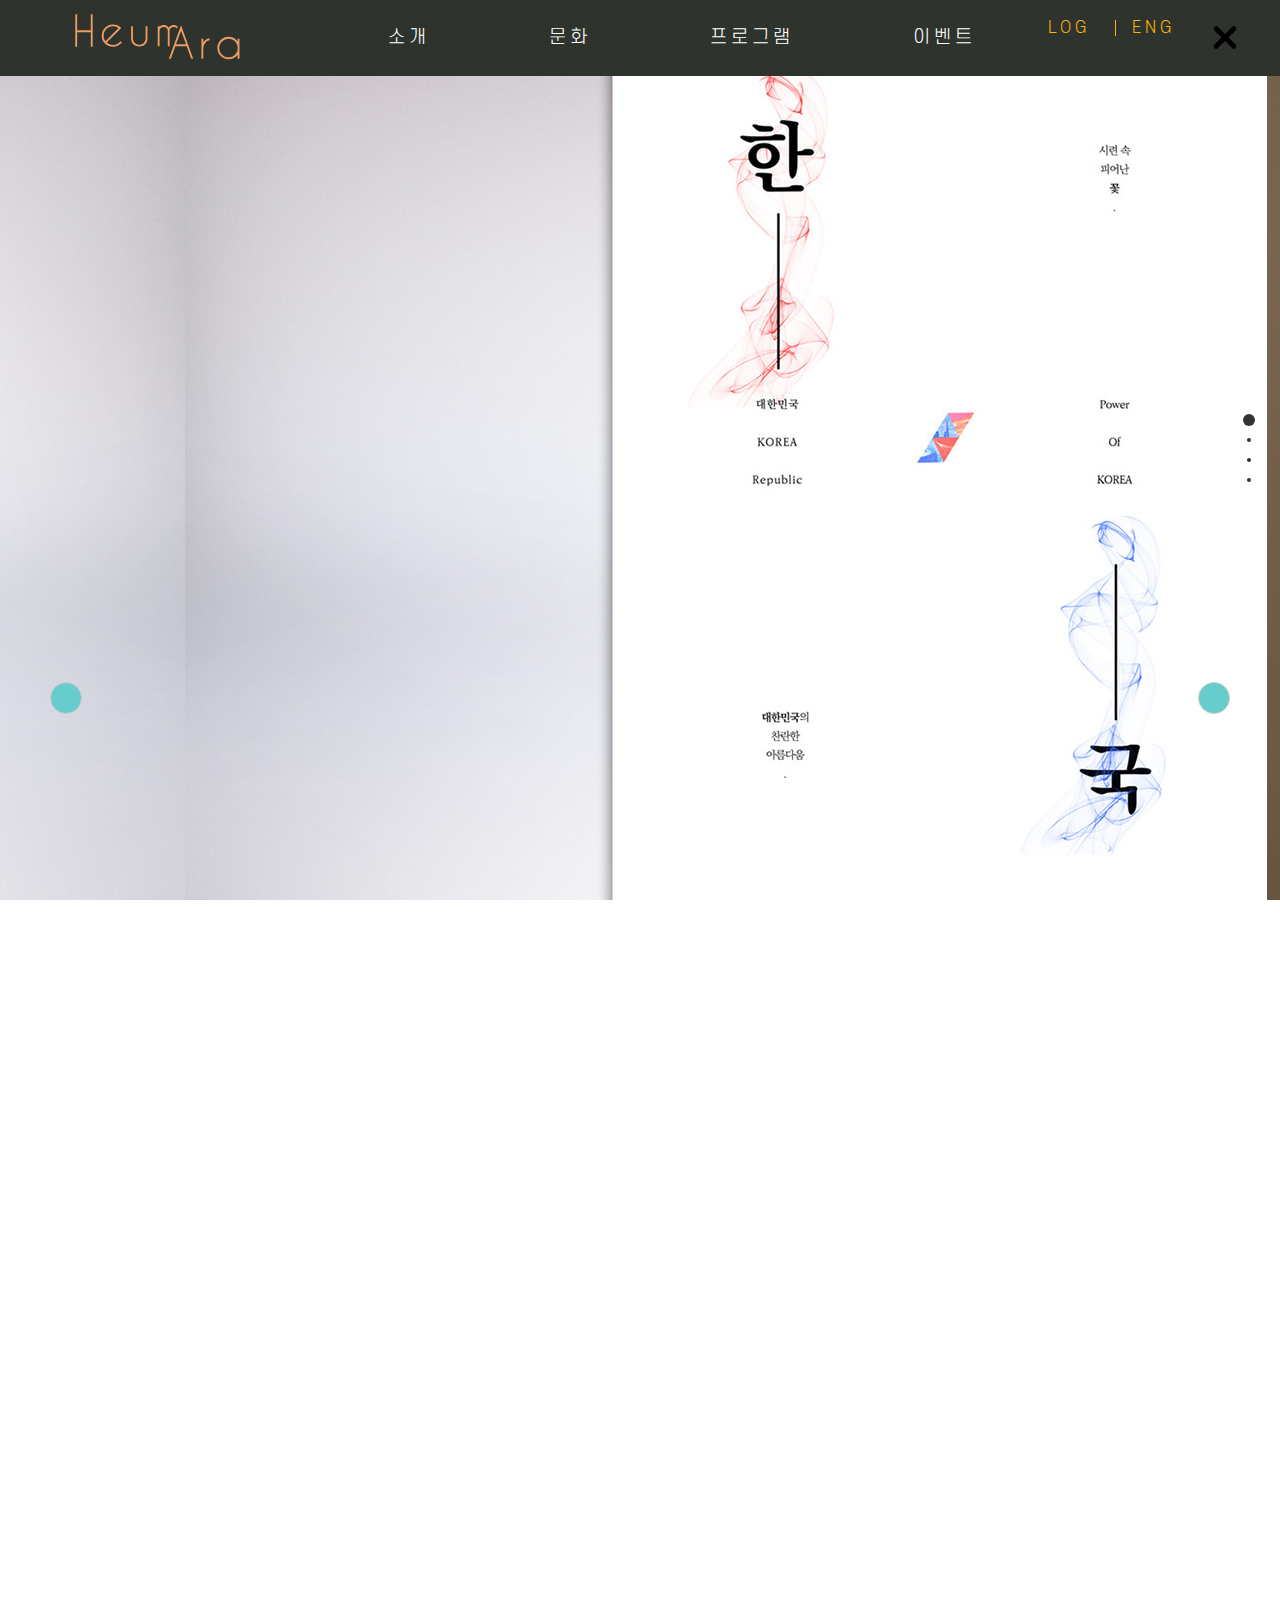
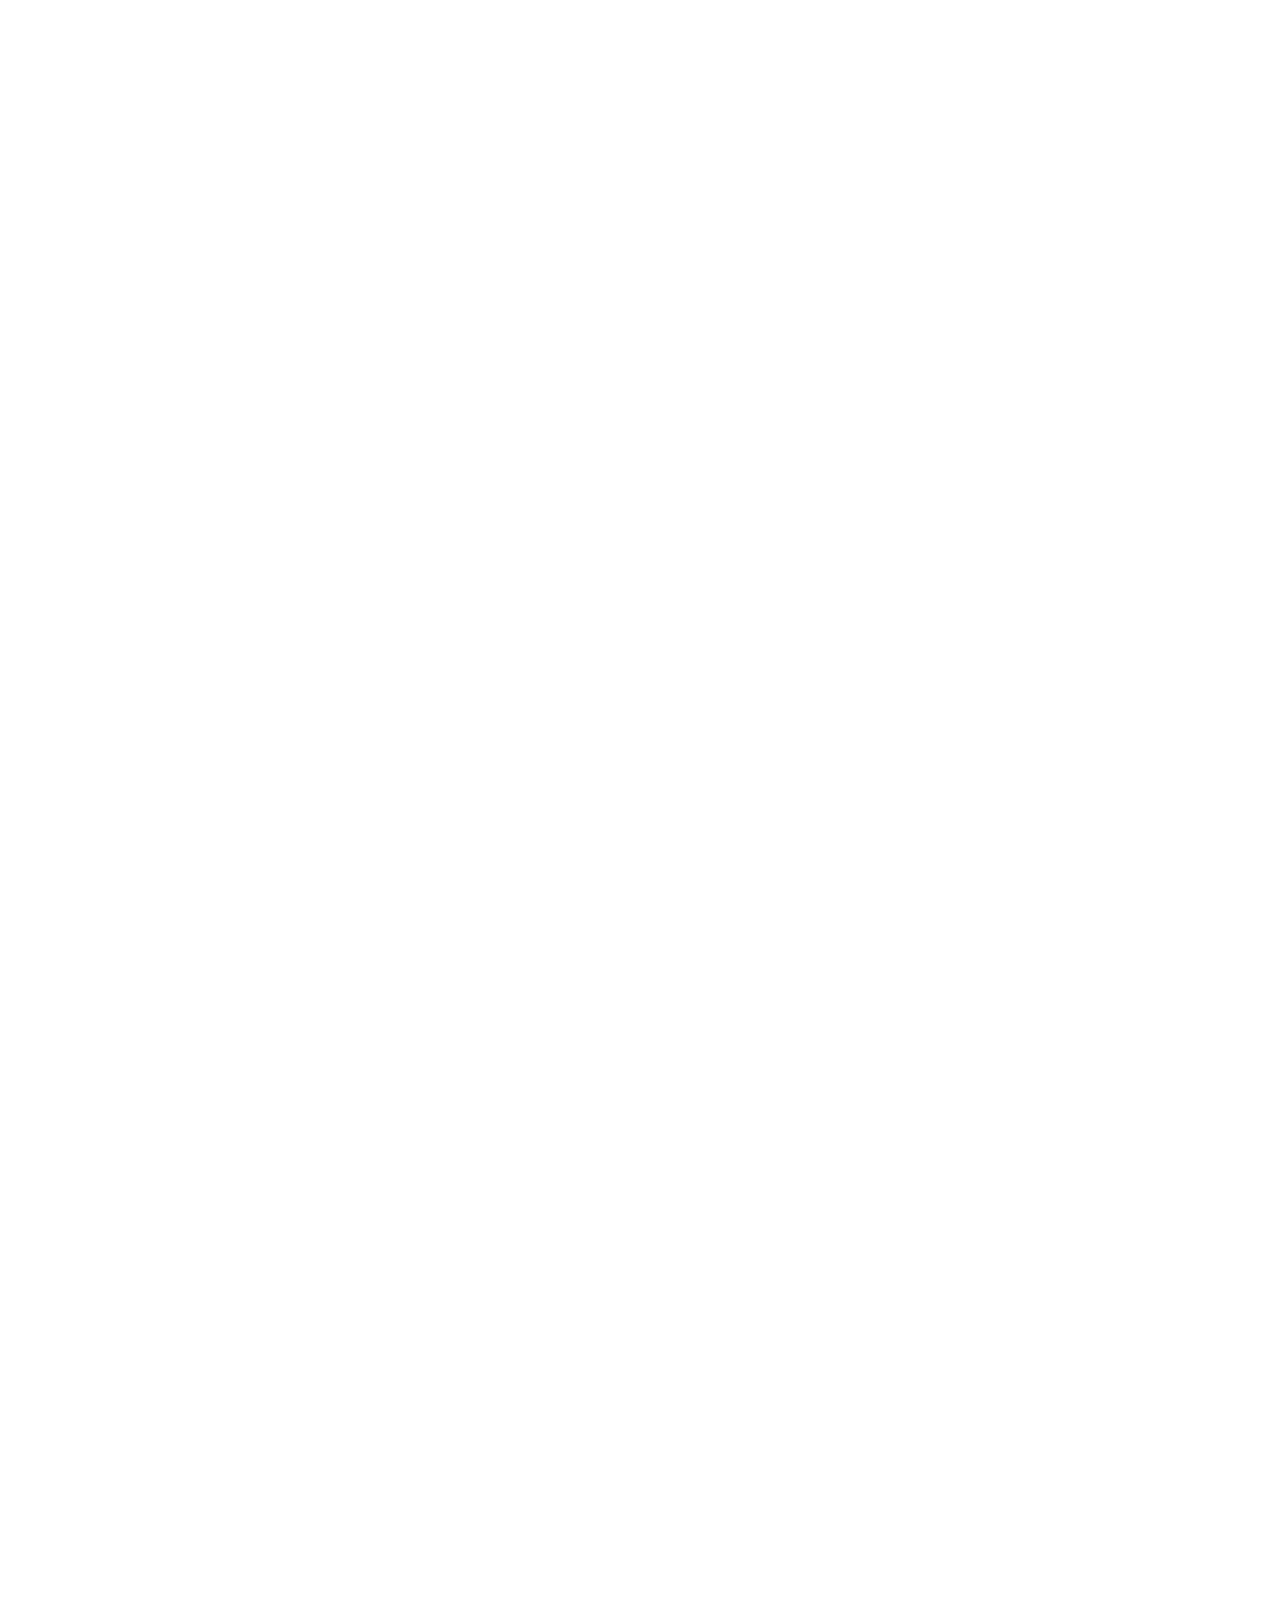
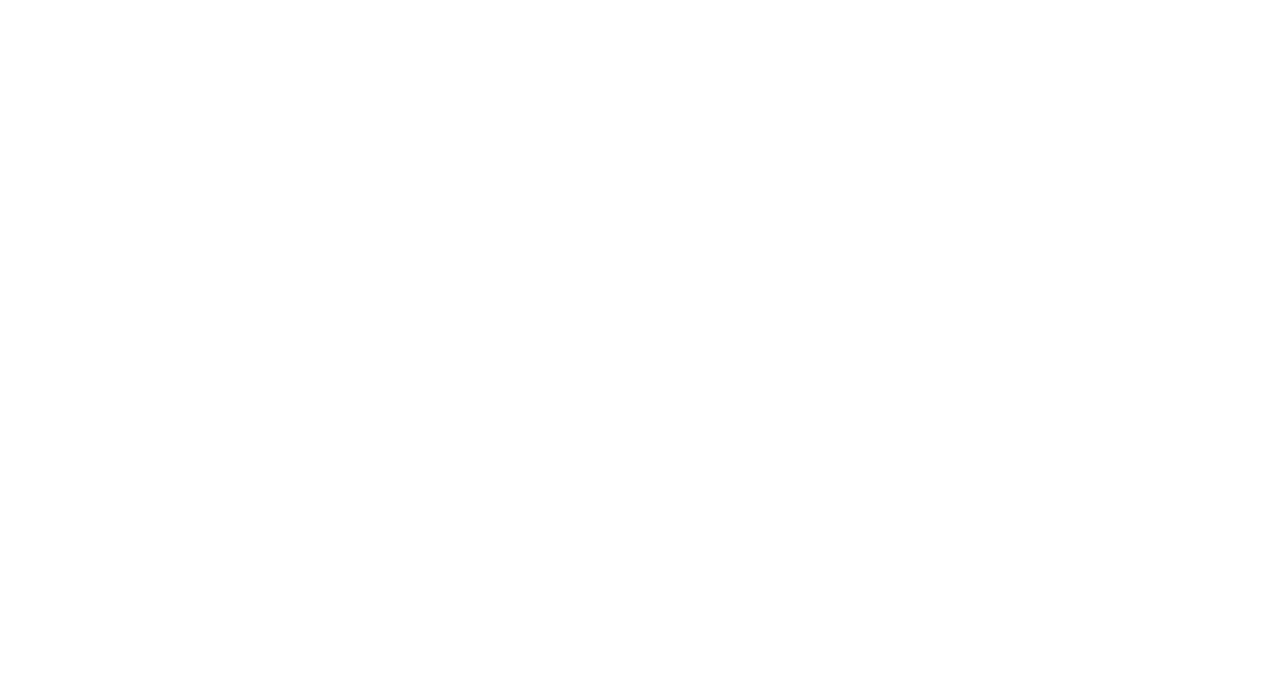
<file: Sub/event.html>
<!DOCTYPE html>
<html lang="ko">

<head>
  <meta charset="UTF-8">
  <title> 헤움아라 </title>
  <link rel="stylesheet" href="../css/fullpage.css">
  <link rel="stylesheet" href="../css/common.css">
  <link rel="stylesheet" href="../css/event.css">
  <link rel="icon" href="../images/favicon.ico">
  <!--[if lt IE 9]>
      <script type="text/javascript" src="assets/js/html5shiv.min.js"></script>
  <![endif]-->
  <script src="../js/jquery-1.12.4.min.js"></script>
  <script src="../js/fullpage.min.js"></script>
  <script src="../js/event.min.js"></script>
  <script src="../js/header.js"></script>
</head>

<body>
  <!-- 스킵  -->
  <div id="skip">
    <a href="#fullpage">본문 바로가기</a>
  </div>

  <!-- 헤더 -->
  <div class="headerwrap">
    <div id="mainOpen">
      <h1 class="blind">헤움아라</h1>
      <button class="open_btn" type="button"><img src="../images/common/favicon_logo.png" alt="메뉴 열기"></button>
    </div>
    <header id="header">
      <h1 class="logo f_l" aria-hidden="true">
        <a href="../index.html">
          <span class="blind">헤움아라</span>
          <svg version="1.1" class="logosvg" xmlns="http://www.w3.org/2000/svg"
            xmlns:xlink="http://www.w3.org/1999/xlink" x="0px" y="0px" viewBox="0 0 175 50"
            style="enable-background:new 0 0 175 50;" xml:space="preserve">
            <polygon style="fill:#ED9C63;" points="18.029,18.096 3.791,18.096 3.791,1.225 1.878,1.225 1.878,35.266 3.791,35.266
                      3.791,20.011 18.029,20.011 18.029,35.266 19.941,35.266 19.941,1.225 18.029,1.225 " />
            <path style="fill:#ED9C63;" d="M48.417,29.821c-1.663,1.948-4.028,3.208-6.584,3.377c-2.81,0.186-5.206-0.628-7.19-2.442
                      c0,0,13.601-13.617,13.601-13.617l1.45-1.452c-0.462-0.491-0.924-0.928-1.386-1.314c-2.255-1.809-4.923-2.632-8.003-2.469
                      c-2.557,0.136-5.02,1.161-6.925,2.871c-2.856,2.563-4.177,5.756-3.963,9.579c0.144,2.568,1.172,5.041,2.893,6.952
                      c2.53,2.809,5.671,4.124,9.425,3.943c2.577-0.124,5.069-1.137,6.999-2.849c0.714-0.634,1.33-1.31,1.848-2.028
                      c0,0-1.915-0.686-1.915-0.686c-0.063-0.023-0.131-0.004-0.174,0.047L48.417,29.821z M31.504,22.275
                      c0.176-1.661,0.831-3.256,1.881-4.555c2.044-2.529,4.602-3.794,7.676-3.794c2.196,0,4.123,0.638,5.78,1.915
                      c-0.001,0.001-13.494,13.51-13.494,13.51C31.828,27.375,31.214,25.016,31.504,22.275z" />
            <path style="fill:#ED9C63;"
              d="M75.1,26.628c0,1.773-0.641,3.287-1.923,4.542c-1.282,1.255-2.802,1.883-4.558,1.883
                      c-1.884,0-3.464-0.631-4.739-1.894c-1.289-1.248-1.934-2.759-1.934-4.532V13.735h-1.913v13.064c0.042,2.355,0.836,4.305,2.38,5.851
                      c1.544,1.546,3.62,2.319,6.227,2.319c2.451,0,4.449-0.773,5.993-2.319c1.544-1.546,2.338-3.496,2.38-5.851V13.735H75.1V26.628z" />
            <path style="fill:#ED9C63;" d="M100.024,14.352c-0.34,0.34-0.63,0.695-0.871,1.064c-0.241-0.383-0.524-0.738-0.85-1.064
                      c-1.204-1.206-2.663-1.808-4.378-1.808c-1.658,0-3.081,0.574-4.271,1.723v-0.489h-1.913v20.893h1.913V18.373
                      c0.099-1.05,0.517-1.936,1.254-2.66c0.836-0.837,1.842-1.255,3.018-1.255c1.176,0,2.189,0.418,3.039,1.255
                      c0.779,0.78,1.197,1.723,1.254,2.83h-0.021v16.127h1.913V18.841c0-1.248,0.421-2.291,1.264-3.128
                      c0.843-0.837,1.852-1.255,3.028-1.255c1.176,0,2.189,0.418,3.039,1.255c0.184,0.185,0.281,0.409,0.425,0.612l0.763-2.099
                      c-1.176-1.112-2.58-1.683-4.227-1.683C102.687,12.543,101.228,13.146,100.024,14.352z" />
            <g id="XMLID_46_">
              <path style="fill:#ED9C63;" d="M99.357,47.629h2.04l4.739-13.042h11.773l4.739,13.042h2.019L112.022,12.8L99.357,47.629z
                           M106.837,32.672l5.185-14.276l5.185,14.276H106.837z" />
              <path style="fill:#ED9C63;" d="M135.182,30.544v-3.808h-1.913v20.893h1.913V36.842c0.071-2.525,1.013-4.688,2.826-6.489
                          c1.289-1.291,2.536-1.964,3.74-2.021c0,0,0-2.085,0-2.085c-1.771,0.085-3.499,0.972-5.185,2.659
                          C136.039,29.431,135.579,29.977,135.182,30.544z" />
              <path style="fill:#ED9C63;"
                d="M170.965,29.693c-0.368-0.496-0.772-0.972-1.211-1.425c-2.394-2.397-5.312-3.536-8.752-3.417
                          c-2.65,0.092-5.222,1.112-7.196,2.883c-2.848,2.555-4.17,5.746-3.965,9.574c0.141,2.624,1.221,5.14,3,7.074
                          c2.358,2.563,5.24,3.844,8.646,3.844c3.23,0,5.986-1.142,8.267-3.425c0.439-0.454,0.843-0.929,1.211-1.426v4.255h1.913V26.736
                          h-1.913V29.693z M170.959,38.468c-0.438,2.256-1.66,4.187-3.668,5.793c-1.292,1.033-2.873,1.677-4.518,1.852
                          c-3.661,0.388-6.65-0.846-8.965-3.703c-1.056-1.303-1.72-2.903-1.898-4.571c-0.392-3.671,0.847-6.667,3.718-8.988
                          c1.298-1.049,2.888-1.713,4.547-1.893c3.236-0.351,5.947,0.568,8.134,2.757c1.409,1.411,2.293,3.046,2.65,4.905
                          c0.006,0.031,0.007,0.058,0.004,0.094c-0.088,1.009-0.05,2.665,0.001,3.676C170.966,38.419,170.965,38.442,170.959,38.468z" />
            </g>
          </svg>
        </a>
      </h1>
      <div class="log f_r">
        <ul>
          <li><a href="">LOG</a></li>
          <li><a href="" class="ENG">ENG</a></li>
        </ul>
      </div>
      <nav id="gnb">
        <ul>
          <li class="gnb1"><a href="../Sub/intro.html">소개</a></li>
          <li class="gnb2"><a href="../Sub/culture.html">문화</a></li>
          <li class="gnb3"><a href="../Sub/program.html">프로그램</a></li>
          <li class="gnb4"><a href="../Sub/event.html">이벤트</a></li>
          <li class="gnb4"><a href="../Sub/rental.html">대관안내</a></li>
          <li class="gnb4"><a href="../Sub/templete.html">고객센터</a></li>
        </ul>
      </nav>
      <button class="close_btn ham_btn">메뉴 닫기</button>
    </header>
  </div>


  <!-- 본문 -->
  <div id="fullpage">
    <section class="section" id="cnt1">
      <div class="simple-slider simple-slider_1">
        <div class="slider-container">
          <div class="slider-inner">
            <div class="slider-slide"></div>
            <div class="slider-slide"></div>
            <div class="slider-slide"></div>
            <div class="slider-slide"></div>
          </div>
        </div>
        <a href="#" class="slider-previous"></a>
        <a href="#" class="slider-next"></a>
      </div>
    </section>

    <section class="section p_r" id="cnt2">
      <div class="cnt2_list">
        <ul id="modal1">
          <li class="cnt2_li">
            <div class="over color1">
              <h4>TYPO<br>GALLERY</h4>
              <p>한글 타이포 그라피는<br>보는 것 뿐만아니라 다양하게<br>누리는 장을 제공합니다.</p>
              <a href="">상세보기</a>
            </div>
          </li>
          <li class="cnt2_img">
            <a href="../images/event/2-1-1.jpg" role="button" class="gallery1"><img src="../images/event/2-1.jpg"
                alt="무용"></a>
          </li>
          <li class="cnt2_li cnt2_li_1 669966">
            <div class="over color2">
              <h4>안상수<br>SPECIAL</h4>
              <p>한글을 예술로 만드는<br>세계적인 디자이너<br>안상수의 특별전</p>
              <a href="">상세보기</a>
            </div>
          </li>
          <li class="cnt2_img cnt2_img_1">
            <a href="../images/event/2-2-1.jpg" role="button" class="gallery1"><img src="../images/event/2-2.jpg"
                alt="무용"></a>
          </li>
          <li class="cnt2_li cnt2_li_2">
            <div class="over color2">
              <h4>MUSICAL<br>영웅</h4>
              <p>누가 죄인인가?<br>영웅 안중근의 삶을<br>뮤지컬로 느껴보세요.</p>
              <a href="">상세보기</a>
            </div>
          </li>
          <li class="cnt2_img cnt2_img_2">
            <a href="../images/event/2-3-1.jpg" role="button" class="gallery1"><img src="../images/event/2-3.jpg"
                alt="무용"></a>
          </li>
        </ul>
      </div>

      <div class="cnt2_1_list">
        <ul id="modal2">
          <li class="cnt2_img cnt2_1_img">
            <a href="../images/event/2-4-1.jpg" role="button" class="gallery1"><img src="../images/event/2-4.jpg"
                alt="무용"></a>
          </li>
          <li class="cnt2_1_li">
            <div class="over color3">
              <h4>한국무용<br>K-DANCING</h4>
              <p> 한국의 전통 문화를 바탕으로<br>한을 그린 정서의<br>전시를 기대하세요.</p>
              <a href="">상세보기</a>
            </div>
          </li>
          <li class="cnt2_1_img cnt2_1_img_1">
            <a href="../images/event/2-5-1.jpg" role="button" class="gallery1"><img src="../images/event/2-5.jpg"
                alt="무용"></a>
          </li>
          <li class="cnt2_1_li_1">
            <div class="over color3">
              <h4>JOURNEY<br>예술관견학</h4>
              <p>헤움아라 예술관 투어는<br>총 3시간의 코스로<br>다른 풍경을 제시합니다.</p>
              <a href="">상세보기</a>
            </div>
          </li>
          <li class="cnt2_1_img cnt2_1_img_2">
            <a href="../images/event/2-6-1.jpg" role="button" class="gallery1"><img src="../images/event/2-6.jpg"
                alt="무용"></a>
          </li>
          <li class="cnt2_1_li_2 ff9966">
            <div class="over color1">
              <h4>김기라<br>SPECIAL</h4>
              <p>소외된 자를 향한<br>소통의 예술의 김기라<br>전시에 초대합니다.</p>
              <a href="">상세보기</a>
            </div>
          </li>
        </ul>
      </div>

      <div class="cnt2_2_list">
        <ul id="modal3">
          <li class="cnt2_li cnt2_2_li">
            <div class="over color2">
              <h4>PAINTING<br>수묵화</h4>
              <p>여백의 미<br>다채로움과 단아함의<br>공간이 기다립니다.</p>
              <a href="">상세보기</a>
            </div>
          </li>
          <li class="cnt2_img cnt2_2_img">
            <a href="../images/event/2-7-1.jpg" role="button" class="gallery1"><img src="../images/event/2-7.jpg"
                alt="무용"></a>
          </li>
          <li class="cnt2_li cnt2_2_li_1 ff9966">
            <div class="over color1">
              <h4>기억의 습작<br>DRAMA</h4>
              <p>그리운 것은 그때일까?<br>아니면 그때의 나일까?<br>기억의 습작</p>
              <a href="">상세보기</a>
            </div>
          </li>
          <li class="cnt2_img cnt2_2_img_1">
            <a href="../images/event/2-8-1.jpg" role="button" class="gallery1"><img src="../images/event/2-8.jpg"
                alt="무용"></a>
          </li>
          <li class="cnt2_li cnt2_2_li_2">
            <div class="over color3">
              <h4>궁중제례악<br>ROYAL</h4>
              <p>궁중 제례악은<br>한국의 당당한 기상과<br>강단을 느끼게 합니다.</p>
              <a href="">상세보기</a>
            </div>
          </li>
          <li class="cnt2_img cnt2_2_img_2">
            <a href="../images/event/2-9-1.jpg" role="button" class="gallery1"><img src="../images/event/2-9.jpg"
                alt="무용"></a>
          </li>
        </ul>
      </div>
    </section>

    <section class="section" id="cnt3">
      <div class="simple-slider simple-slider_2">
        <div class="slider-container">
          <div class="slider-inner">
            <div class="slider-slide"></div>
            <div class="slider-slide"></div>
            <div class="slider-slide"></div>
            <div class="slider-slide"></div>
          </div>
        </div>
        <a href="#" class="slider-previous"></a>
        <a href="#" class="slider-next"></a>
      </div>
    </section>

    <section class="section" id="cnt4">
      <div class="cnt2_list">
        <ul id="modal1_1">
          <li class="cnt2_li">
            <div class="over color1">
              <h4>TYPO<br>GALLERY</h4>
              <p>각종 한글로고로<br>여러분만의 스타일을<br>창조하세요.</p>
              <a href="">상세보기</a>
            </div>
          </li>
          <li class="cnt2_img">
            <a href="../images/event/4-1-1.jpg" role="button" class="gallery2"><img src="../images/event/4-1.jpg"
                alt="간판"></a>
          </li>
          <li class="cnt2_li cnt2_li_1 669966">
            <div class="over color2">
              <h4>PERFUME<br>CANDLE</h4>
              <p>아로마테라피로<br>건강과 분위기를<br>모두 누리십시오.</p>
              <a href="">상세보기</a>
            </div>
          </li>
          <li class="cnt2_img cnt2_img_1">
            <a href="../images/event/4-2-1.jpg" role="button" class="gallery2"><img src="../images/event/4-2.jpg"
                alt="캔들"></a>
          </li>
          <li class="cnt2_li cnt2_li_2">
            <div class="over color2">
              <h4>TYPO<br>BAG</h4>
              <p>한글로 자수된<br>양질의 가방을 합리적인<br>가격에 만나보세요.</p>
              <a href="">상세보기</a>
            </div>
          </li>
          <li class="cnt2_img cnt2_img_2">
            <a href="../images/event/4-3-1.jpg" role="button" class="gallery2"><img src="../images/event/4-3.jpg" alt="가방"></a>
          </li>
        </ul>
      </div>

      <div class="cnt2_1_list">
        <ul id="modal2_1">
          <li class="cnt2_img cnt2_1_img">
            <a href="../images/event/4-4-1.jpg" role="button" class="gallery2"><img src="../images/event/4-4.jpg" alt="한글블록"></a>
          </li>
          <li class="cnt2_1_li">
            <div class="over color3">
              <h4>BLOCK<br>KOREA</h4>
              <p>한글을 배우고<br>창의력과 인지력을<br>우리아이에게 만들어요.</p>
              <a href="">상세보기</a>
            </div>
          </li>
          <li class="cnt2_1_img cnt2_1_img_1">
            <a href="../images/event/4-5-1.jpg" role="button" class="gallery2"><img src="../images/event/4-5.jpg"
                alt="병따개"></a>
          </li>
          <li class="cnt2_1_li_1">
            <div class="over color3">
              <h4>TYPO<br>OPENER</h4>
              <p>디자인과 실용성을<br>겸비한 오프너로<br>지인에게 선물을 주세요.</p>
              <a href="">상세보기</a>
            </div>
          </li>
          <li class="cnt2_1_img cnt2_1_img_2">
            <a href="../images/event/4-6-1.jpg" role="button" class="gallery2"><img src="../images/event/4-6.jpg"
                alt="시원한 음료"></a>
          </li>
          <li class="cnt2_1_li_2 ff9966">
            <div class="over color1">
              <h4>MUG<br>BOTTLE</h4>
              <p>바쁜 일상속 커피와<br>시의 여유를 여러분에게<br>선물할게요.</p>
              <a href="">상세보기</a>
            </div>
          </li>
        </ul>
      </div>

      <div class="cnt2_2_list">
        <ul id="modal3_1">
          <li class="cnt2_li cnt2_2_li">
            <div class="over color2">
              <h4>DOKDO<br>COSMETIC</h4>
              <p>신제품 독도의 영혼을<br>담은 양질의 화장품을<br>만나보세요.</p>
              <a href="">상세보기</a>
            </div>
          </li>
          <li class="cnt2_img cnt2_2_img">
            <a href="../images/event/4-7-1.jpg" role="button" class="gallery2"><img src="../images/event/4-7.jpg"
                alt="화장품"></a>
          </li>
          <li class="cnt2_li cnt2_2_li_1 ff9966">
            <div class="over color1">
              <h4>TOY<br>SPECIAL</h4>
              <p>한글을 예술로 만드는<br>세계적인 장난감<br>우리 아이에게 선사합니다.</p>
              <a href="">상세보기</a>
            </div>
          </li>
          <li class="cnt2_img cnt2_2_img_1">
            <a href="../images/event/4-8-1.jpg" role="button" class="gallery2"><img src="../images/event/4-8.jpg"
                alt="장난감"></a>
          </li>
          <li class="cnt2_li cnt2_2_li_2">
            <div class="over color3">
              <h4>TYPO<br>MOOD</h4>
              <p>한글 타이포 그라피는<br>여러분의 밤에<br>환상을 제공합니다.</p>
              <a href="">상세보기</a>
            </div>
          </li>
          <li class="cnt2_img cnt2_2_img_2">
            <a href="../images/event/4-9-1.jpg" role="button" class="gallery2"><img src="../images/event/4-9.jpg"
                alt="무드등"></a>
          </li>
        </ul>
      </div>
    </section>

    <!-- 푸터 -->
    <div class="section fp-auto-height">
      <footer id="footer">
        <div class="footer_logo p_a">
          <a href="../index.html"><img src="../images/common/logo.png" alt="헤움아라 로고"></a>
          <div class="f_r">
            <address>헤움아라 예술관 | (06615) 서울 서초구 강남대로 405 통영빌딩</address>
            <p>Copyrights &copy; 2019 HeumAra. All rights reserved.</p>
          </div>
        </div>
        <div class="footer_link p_a">
          <p><a href="">개인정보처리방침</a></p>
          <ul>
            <li class="f_l"><a href="">이용약관</a></li>
            <li class="f_l"><a href="">법적고지</a></li>
          </ul>
        </div>
      </footer>
    </div>
  </div>
</body>

</html>
</file>
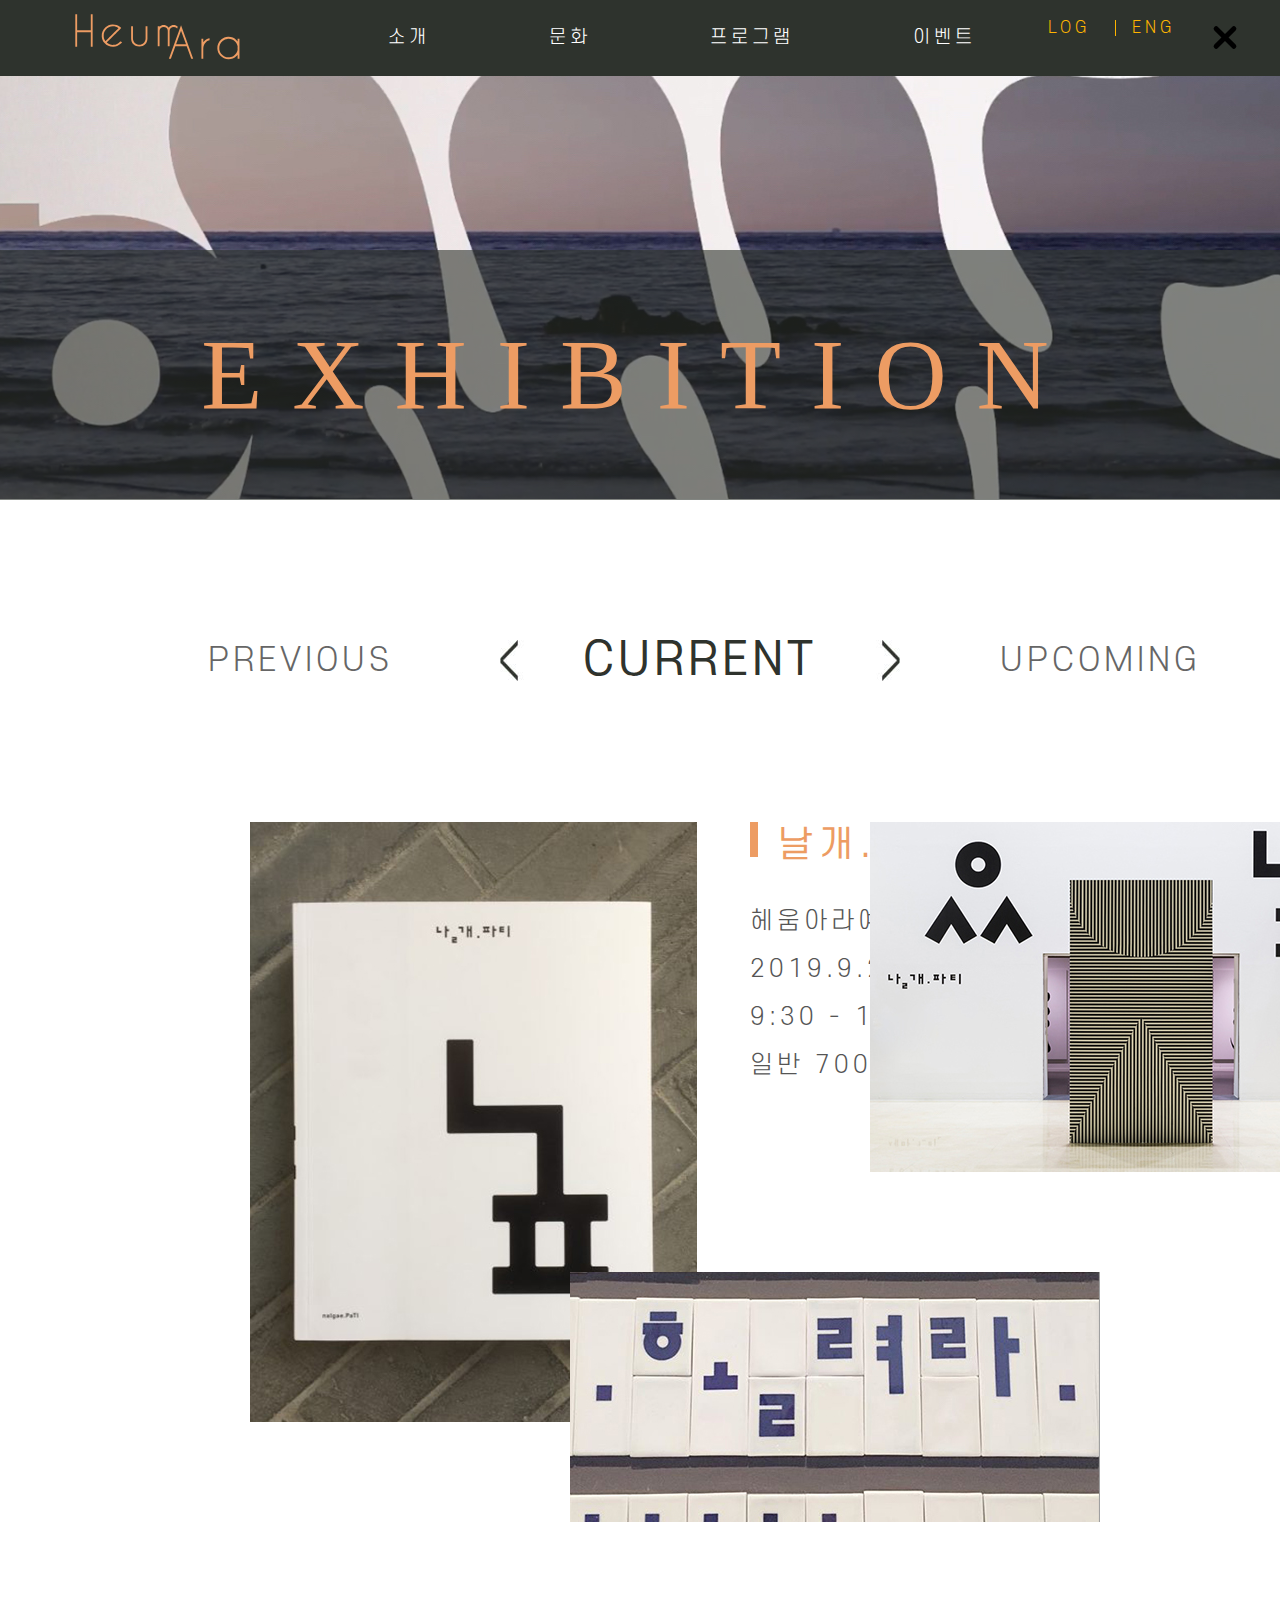
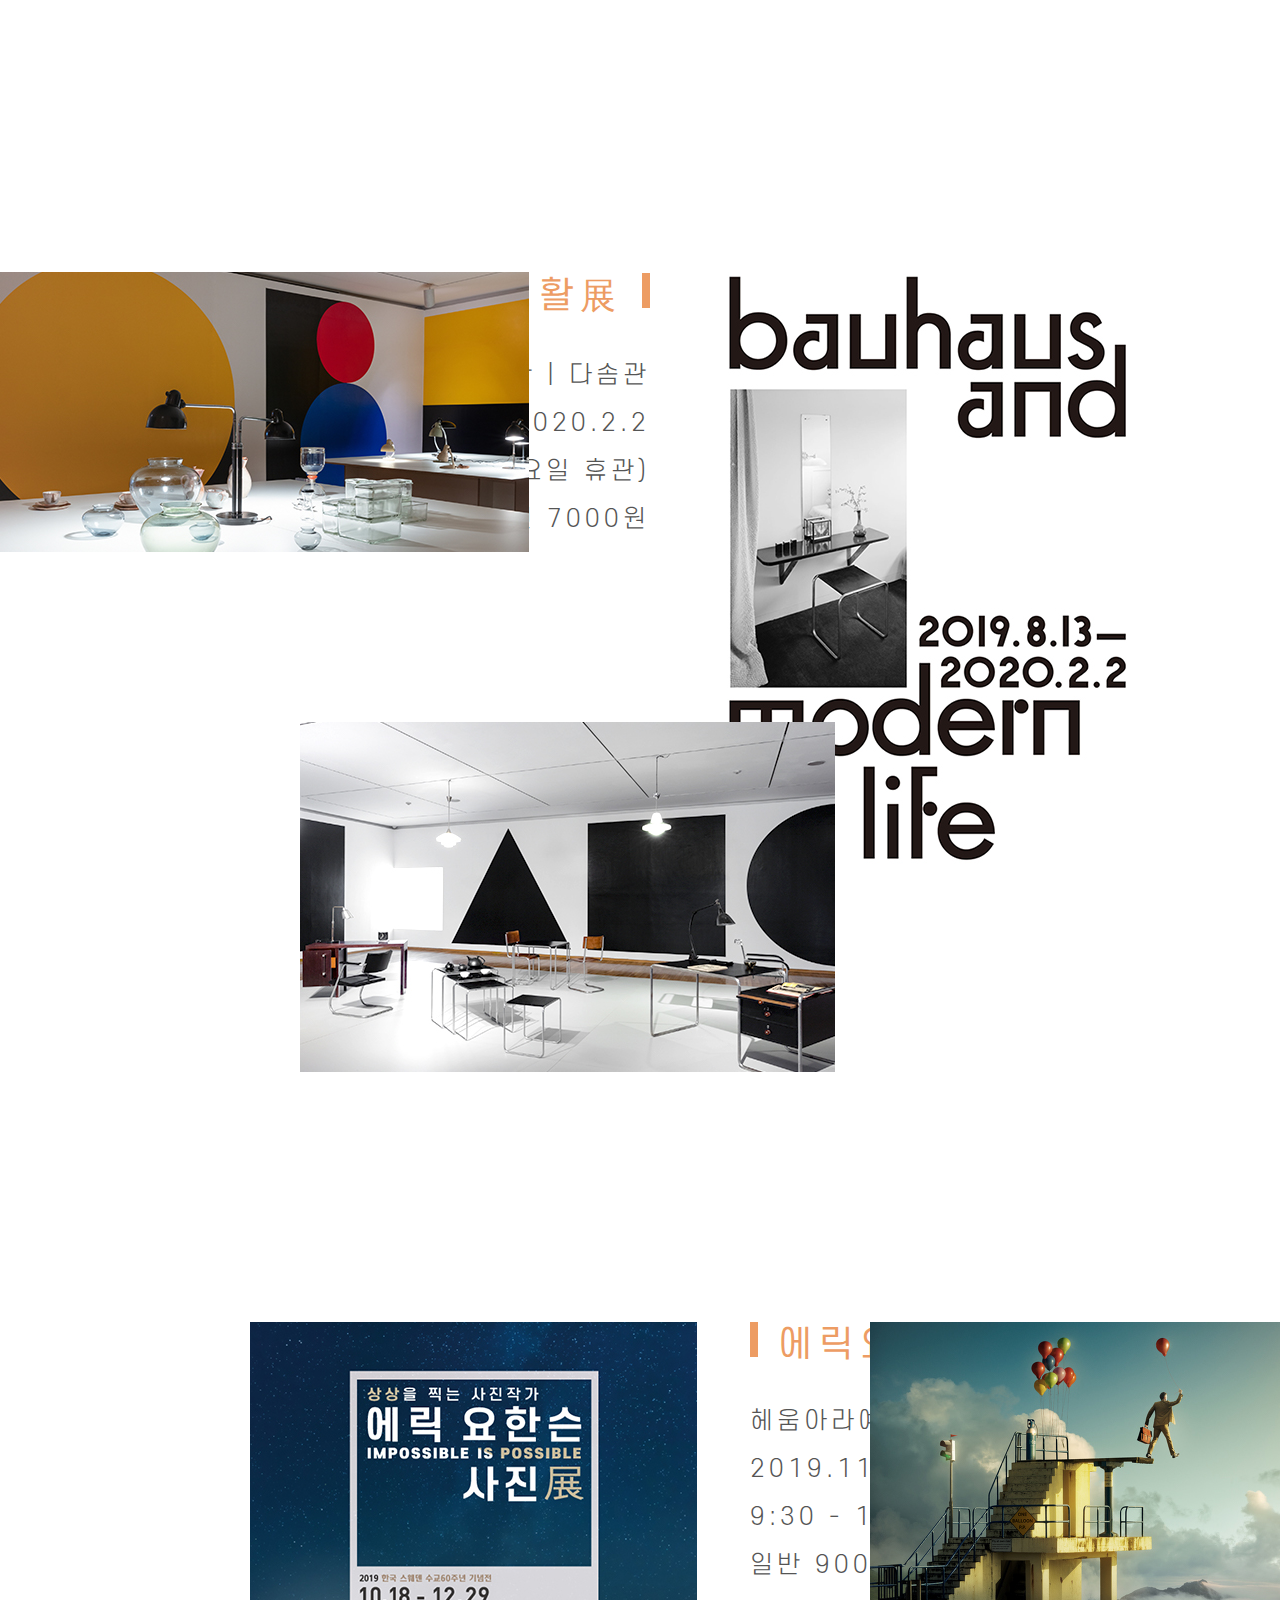
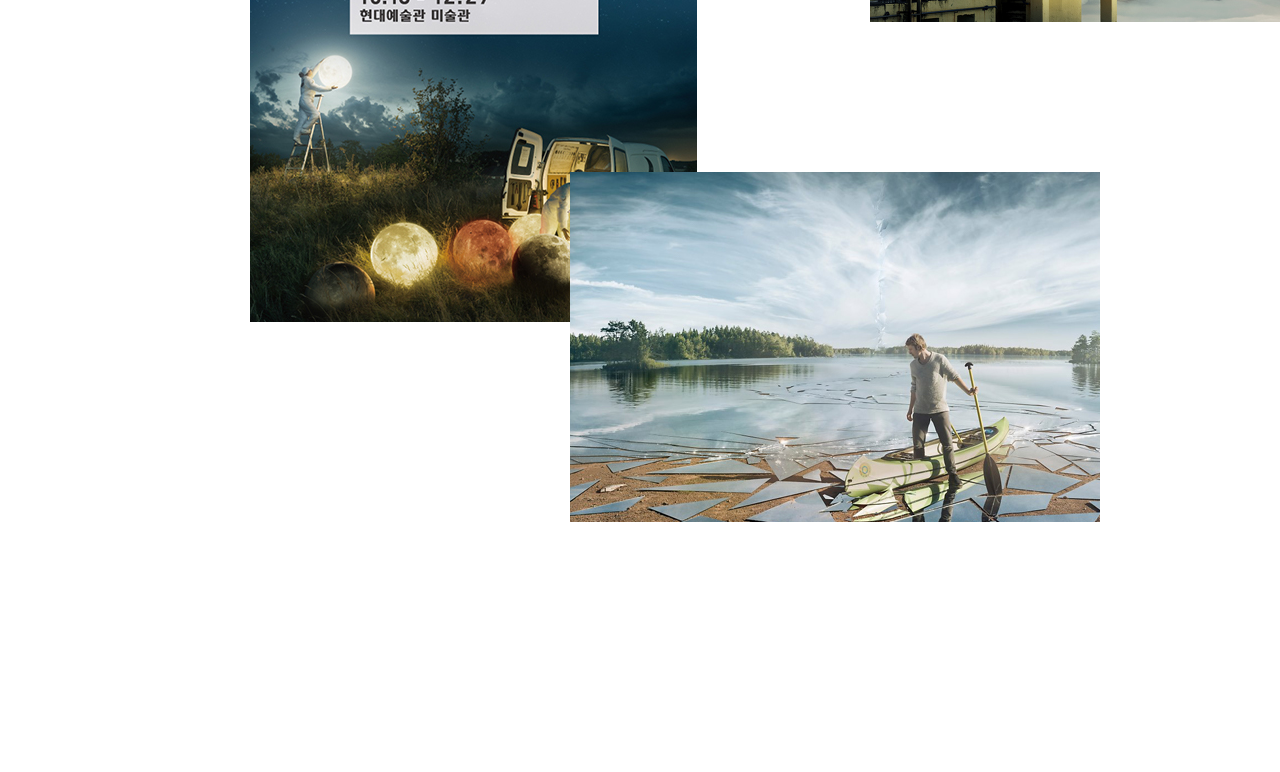
<file: Sub/exhibition.html>
<!DOCTYPE html>
<html lang="ko">

<head>
    <meta charset="utf-8">
    <title> 전시 : 문화 : 헤움아라 예술관 </title>
    <link rel="stylesheet" href="../css/common.css">
    <link rel="stylesheet" href="../css/sub_a.css">
    <link rel="icon" href="../images/favicon.ico">
    <!--[if lt IE 9]>
        <script type="text/javascript" src="js/html5shiv.min.js"></script>
    <![endif]-->
    <script src="../js/jquery-1.12.4.min.js"></script>
    <script src="../js/culture.js"></script>
    <script src="../js/header.js"></script>
</head>

<body>
    <div id="skip"><a href="#content">본문 바로가기</a></div>

    <div class="headerwrap">
        <div id="mainOpen">
            <h1 class="blind">헤움아라</h1>
            <button class="open_btn" type="button"><img src="../images/common/favicon_logo.png" alt="메뉴 열기"></button>
        </div>
        <header id="header">
            <h1 class="logo f_l" aria-hidden="true">
                <a href="../index.html">
                    <span class="blind">헤움아라</span>
                    <svg version="1.1" class="logosvg" xmlns="http://www.w3.org/2000/svg"
                        xmlns:xlink="http://www.w3.org/1999/xlink" x="0px" y="0px" viewBox="0 0 175 50"
                        style="enable-background:new 0 0 175 50;" xml:space="preserve">
                        <polygon style="fill:#ED9C63;" points="18.029,18.096 3.791,18.096 3.791,1.225 1.878,1.225 1.878,35.266 3.791,35.266
                      3.791,20.011 18.029,20.011 18.029,35.266 19.941,35.266 19.941,1.225 18.029,1.225 " />
                        <path style="fill:#ED9C63;" d="M48.417,29.821c-1.663,1.948-4.028,3.208-6.584,3.377c-2.81,0.186-5.206-0.628-7.19-2.442
                      c0,0,13.601-13.617,13.601-13.617l1.45-1.452c-0.462-0.491-0.924-0.928-1.386-1.314c-2.255-1.809-4.923-2.632-8.003-2.469
                      c-2.557,0.136-5.02,1.161-6.925,2.871c-2.856,2.563-4.177,5.756-3.963,9.579c0.144,2.568,1.172,5.041,2.893,6.952
                      c2.53,2.809,5.671,4.124,9.425,3.943c2.577-0.124,5.069-1.137,6.999-2.849c0.714-0.634,1.33-1.31,1.848-2.028
                      c0,0-1.915-0.686-1.915-0.686c-0.063-0.023-0.131-0.004-0.174,0.047L48.417,29.821z M31.504,22.275
                      c0.176-1.661,0.831-3.256,1.881-4.555c2.044-2.529,4.602-3.794,7.676-3.794c2.196,0,4.123,0.638,5.78,1.915
                      c-0.001,0.001-13.494,13.51-13.494,13.51C31.828,27.375,31.214,25.016,31.504,22.275z" />
                        <path style="fill:#ED9C63;"
                            d="M75.1,26.628c0,1.773-0.641,3.287-1.923,4.542c-1.282,1.255-2.802,1.883-4.558,1.883
                      c-1.884,0-3.464-0.631-4.739-1.894c-1.289-1.248-1.934-2.759-1.934-4.532V13.735h-1.913v13.064c0.042,2.355,0.836,4.305,2.38,5.851
                      c1.544,1.546,3.62,2.319,6.227,2.319c2.451,0,4.449-0.773,5.993-2.319c1.544-1.546,2.338-3.496,2.38-5.851V13.735H75.1V26.628z" />
                        <path style="fill:#ED9C63;" d="M100.024,14.352c-0.34,0.34-0.63,0.695-0.871,1.064c-0.241-0.383-0.524-0.738-0.85-1.064
                      c-1.204-1.206-2.663-1.808-4.378-1.808c-1.658,0-3.081,0.574-4.271,1.723v-0.489h-1.913v20.893h1.913V18.373
                      c0.099-1.05,0.517-1.936,1.254-2.66c0.836-0.837,1.842-1.255,3.018-1.255c1.176,0,2.189,0.418,3.039,1.255
                      c0.779,0.78,1.197,1.723,1.254,2.83h-0.021v16.127h1.913V18.841c0-1.248,0.421-2.291,1.264-3.128
                      c0.843-0.837,1.852-1.255,3.028-1.255c1.176,0,2.189,0.418,3.039,1.255c0.184,0.185,0.281,0.409,0.425,0.612l0.763-2.099
                      c-1.176-1.112-2.58-1.683-4.227-1.683C102.687,12.543,101.228,13.146,100.024,14.352z" />
                        <g id="XMLID_46_">
                            <path style="fill:#ED9C63;" d="M99.357,47.629h2.04l4.739-13.042h11.773l4.739,13.042h2.019L112.022,12.8L99.357,47.629z
                           M106.837,32.672l5.185-14.276l5.185,14.276H106.837z" />
                            <path style="fill:#ED9C63;" d="M135.182,30.544v-3.808h-1.913v20.893h1.913V36.842c0.071-2.525,1.013-4.688,2.826-6.489
                          c1.289-1.291,2.536-1.964,3.74-2.021c0,0,0-2.085,0-2.085c-1.771,0.085-3.499,0.972-5.185,2.659
                          C136.039,29.431,135.579,29.977,135.182,30.544z" />
                            <path style="fill:#ED9C63;"
                                d="M170.965,29.693c-0.368-0.496-0.772-0.972-1.211-1.425c-2.394-2.397-5.312-3.536-8.752-3.417
                          c-2.65,0.092-5.222,1.112-7.196,2.883c-2.848,2.555-4.17,5.746-3.965,9.574c0.141,2.624,1.221,5.14,3,7.074
                          c2.358,2.563,5.24,3.844,8.646,3.844c3.23,0,5.986-1.142,8.267-3.425c0.439-0.454,0.843-0.929,1.211-1.426v4.255h1.913V26.736
                          h-1.913V29.693z M170.959,38.468c-0.438,2.256-1.66,4.187-3.668,5.793c-1.292,1.033-2.873,1.677-4.518,1.852
                          c-3.661,0.388-6.65-0.846-8.965-3.703c-1.056-1.303-1.72-2.903-1.898-4.571c-0.392-3.671,0.847-6.667,3.718-8.988
                          c1.298-1.049,2.888-1.713,4.547-1.893c3.236-0.351,5.947,0.568,8.134,2.757c1.409,1.411,2.293,3.046,2.65,4.905
                          c0.006,0.031,0.007,0.058,0.004,0.094c-0.088,1.009-0.05,2.665,0.001,3.676C170.966,38.419,170.965,38.442,170.959,38.468z" />
                        </g>
                    </svg>
                </a>
            </h1>
            <div class="log f_r">
                <ul>
                    <li><a href="">LOG</a></li>
                    <li><a href="" class="ENG">ENG</a></li>
                </ul>
            </div>
            <nav id="gnb">
                <ul>
                    <li class="gnb1"><a href="../Sub/intro.html">소개</a></li>
                    <li class="gnb2"><a href="../Sub/culture.html">문화</a></li>
                    <li class="gnb3"><a href="../Sub/program.html">프로그램</a></li>
                    <li class="gnb4"><a href="../Sub/event.html">이벤트</a></li>
                    <li class="gnb4"><a href="../Sub/rental.html">대관안내</a></li>
                    <li class="gnb4"><a href="../Sub/templete.html">고객센터</a></li>
                </ul>
            </nav>
            <button class="close_btn ham_btn">메뉴 닫기</button>
        </header>
    </div>

    <div id="exhibitBg">
        <h2>EXHIBITION</h2>
    </div>

    <section id="content">
        <h3 class="blind">전시 페이지</h3>
        <div id="exhibitTab">
            <ul class="tablist" role="tablist" aria-label="현재 전시, 지난 전시, 예정전시">
                <li class="tab" role="tab" id="tab1" aria-controls="tabpanel1">PREVIOUS</li>
                <li class="tab" role="tab" id="tab2" aria-controls="tabpanel2">CURRENT</li>
                <li class="tab" role="tab" id="tab3" aria-controls="tabpanel3">UPCOMING</li>
            </ul>

            <div class="tabpanel" role="tabpanel" id="tabpanel1" aria-labelledby="tab1">
                <article class="exhibit">
                    <div class="txt_box">
                        <h4>에릭요한슨 사진전</h4>
                        <p>헤움아라예술관 | 라온관</p>
                        <p>2019.11.2 - 2020.15</p>
                        <p>9:30 - 18:30(월요일 휴관)</p>
                        <p>일반 9000원 / 청소년 7000원</p>
                    </div>
                    <img src="../images/exhibition/exhibition_current03_1.jpg" alt="">
                    <div class="photo_box">
                        <img src="../images/exhibition/exhibition_current03_2.jpg" alt="">
                        <img src="../images/exhibition/exhibition_current03_3.jpg" alt="">
                    </div>
                </article>
                <article class="exhibit even">
                    <div class="txt_box">
                        <h4>바우하우스와 현대생활展</h4>
                        <p>헤움아라예술관 | 다솜관</p>
                        <p>2019.8.13 - 2020.2.2</p>
                        <p>9:30 - 18:30(월요일 휴관)</p>
                        <p>일반 9000원 / 청소년 7000원</p>
                    </div>
                    <img src="../images/exhibition/exhibition_current02_1.jpg" alt="">
                    <div class="photo_box">
                        <img src="../images/exhibition/exhibition_current02_2.jpg" alt="">
                        <img src="../images/exhibition/exhibition_current02_3.jpg" alt="">
                    </div>
                </article>
                <article class="exhibit">
                    <div class="txt_box">
                        <h4>날개.파티전</h4>
                        <p>헤움아라예술관 | 헤움관</p>
                        <p>2019.9.23 - 2019.12.21</p>
                        <p>9:30 - 18:30(월요일 휴관)</p>
                        <p>일반 7000원 / 청소년 5000원</p>
                    </div>
                    <img src="../images/exhibition/exhibition_current01_1.jpg" alt="">
                    <div class="photo_box">
                        <img src="../images/exhibition/exhibition_current01_2.jpg" alt="">
                        <img src="../images/exhibition/exhibition_current01_3.jpg" alt="">
                    </div>
                </article>
            </div>
            <div class="tabpanel" role="tabpanel" id="tabpanel2" aria-labelledby="tab2">
                <article class="exhibit">
                    <div class="txt_box">
                        <h4>날개.파티전</h4>
                        <p>헤움아라예술관 | 헤움관</p>
                        <p>2019.9.23 - 2019.12.21</p>
                        <p>9:30 - 18:30(월요일 휴관)</p>
                        <p>일반 7000원 / 청소년 5000원</p>
                    </div>
                    <img src="../images/exhibition/exhibition_current01_1.jpg" alt="">
                    <div class="photo_box">
                        <img src="../images/exhibition/exhibition_current01_2.jpg" alt="">
                        <img src="../images/exhibition/exhibition_current01_3.jpg" alt="">
                    </div>
                </article>
                <article class="exhibit even">
                    <div class="txt_box">
                        <h4>바우하우스와 현대생활展</h4>
                        <p>헤움아라예술관 | 다솜관</p>
                        <p>2019.8.13 - 2020.2.2</p>
                        <p>9:30 - 18:30(월요일 휴관)</p>
                        <p>일반 9000원 / 청소년 7000원</p>
                    </div>
                    <img src="../images/exhibition/exhibition_current02_1.jpg" alt="">
                    <div class="photo_box">
                        <img src="../images/exhibition/exhibition_current02_2.jpg" alt="">
                        <img src="../images/exhibition/exhibition_current02_3.jpg" alt="">
                    </div>
                </article>
                <article class="exhibit">
                    <div class="txt_box">
                        <h4>에릭요한슨 사진전</h4>
                        <p>헤움아라예술관 | 라온관</p>
                        <p>2019.11.2 - 2020.15</p>
                        <p>9:30 - 18:30(월요일 휴관)</p>
                        <p>일반 9000원 / 청소년 7000원</p>
                    </div>
                    <img src="../images/exhibition/exhibition_current03_1.jpg" alt="">
                    <div class="photo_box">
                        <img src="../images/exhibition/exhibition_current03_2.jpg" alt="">
                        <img src="../images/exhibition/exhibition_current03_3.jpg" alt="">
                    </div>
                </article>
            </div>
            <div class="tabpanel" role="tabpanel" id="tabpanel3" aria-labelledby="tab3">
                <article class="exhibit">
                    <div class="txt_box">
                        <h4>바우하우스와 현대생활展</h4>
                        <p>헤움아라예술관 | 다솜관</p>
                        <p>2019.8.13 - 2020.2.2</p>
                        <p>9:30 - 18:30(월요일 휴관)</p>
                        <p>일반 9000원 / 청소년 7000원</p>
                    </div>
                    <img src="../images/exhibition/exhibition_current02_1.jpg" alt="">
                    <div class="photo_box">
                        <img src="../images/exhibition/exhibition_current02_2.jpg" alt="">
                        <img src="../images/exhibition/exhibition_current02_3.jpg" alt="">
                    </div>
                </article>
                <article class="exhibit even">
                    <div class="txt_box">
                        <h4>날개.파티전</h4>
                        <p>헤움아라예술관 | 헤움관</p>
                        <p>2019.9.23 - 2019.12.21</p>
                        <p>9:30 - 18:30(월요일 휴관)</p>
                        <p>일반 7000원 / 청소년 5000원</p>
                    </div>
                    <img src="../images/exhibition/exhibition_current01_1.jpg" alt="">
                    <div class="photo_box">
                        <img src="../images/exhibition/exhibition_current01_2.jpg" alt="">
                        <img src="../images/exhibition/exhibition_current01_3.jpg" alt="">
                    </div>
                </article>
                <article class="exhibit">
                    <div class="txt_box">
                        <h4>에릭요한슨 사진전</h4>
                        <p>헤움아라예술관 | 라온관</p>
                        <p>2019.11.2 - 2020.15</p>
                        <p>9:30 - 18:30(월요일 휴관)</p>
                        <p>일반 9000원 / 청소년 7000원</p>
                    </div>
                    <img src="../images/exhibition/exhibition_current03_1.jpg" alt="">
                    <div class="photo_box">
                        <img src="../images/exhibition/exhibition_current03_2.jpg" alt="">
                        <img src="../images/exhibition/exhibition_current03_3.jpg" alt="">
                    </div>
                </article>
            </div>
        </div>
    </section>
</body>

</html>
</file>
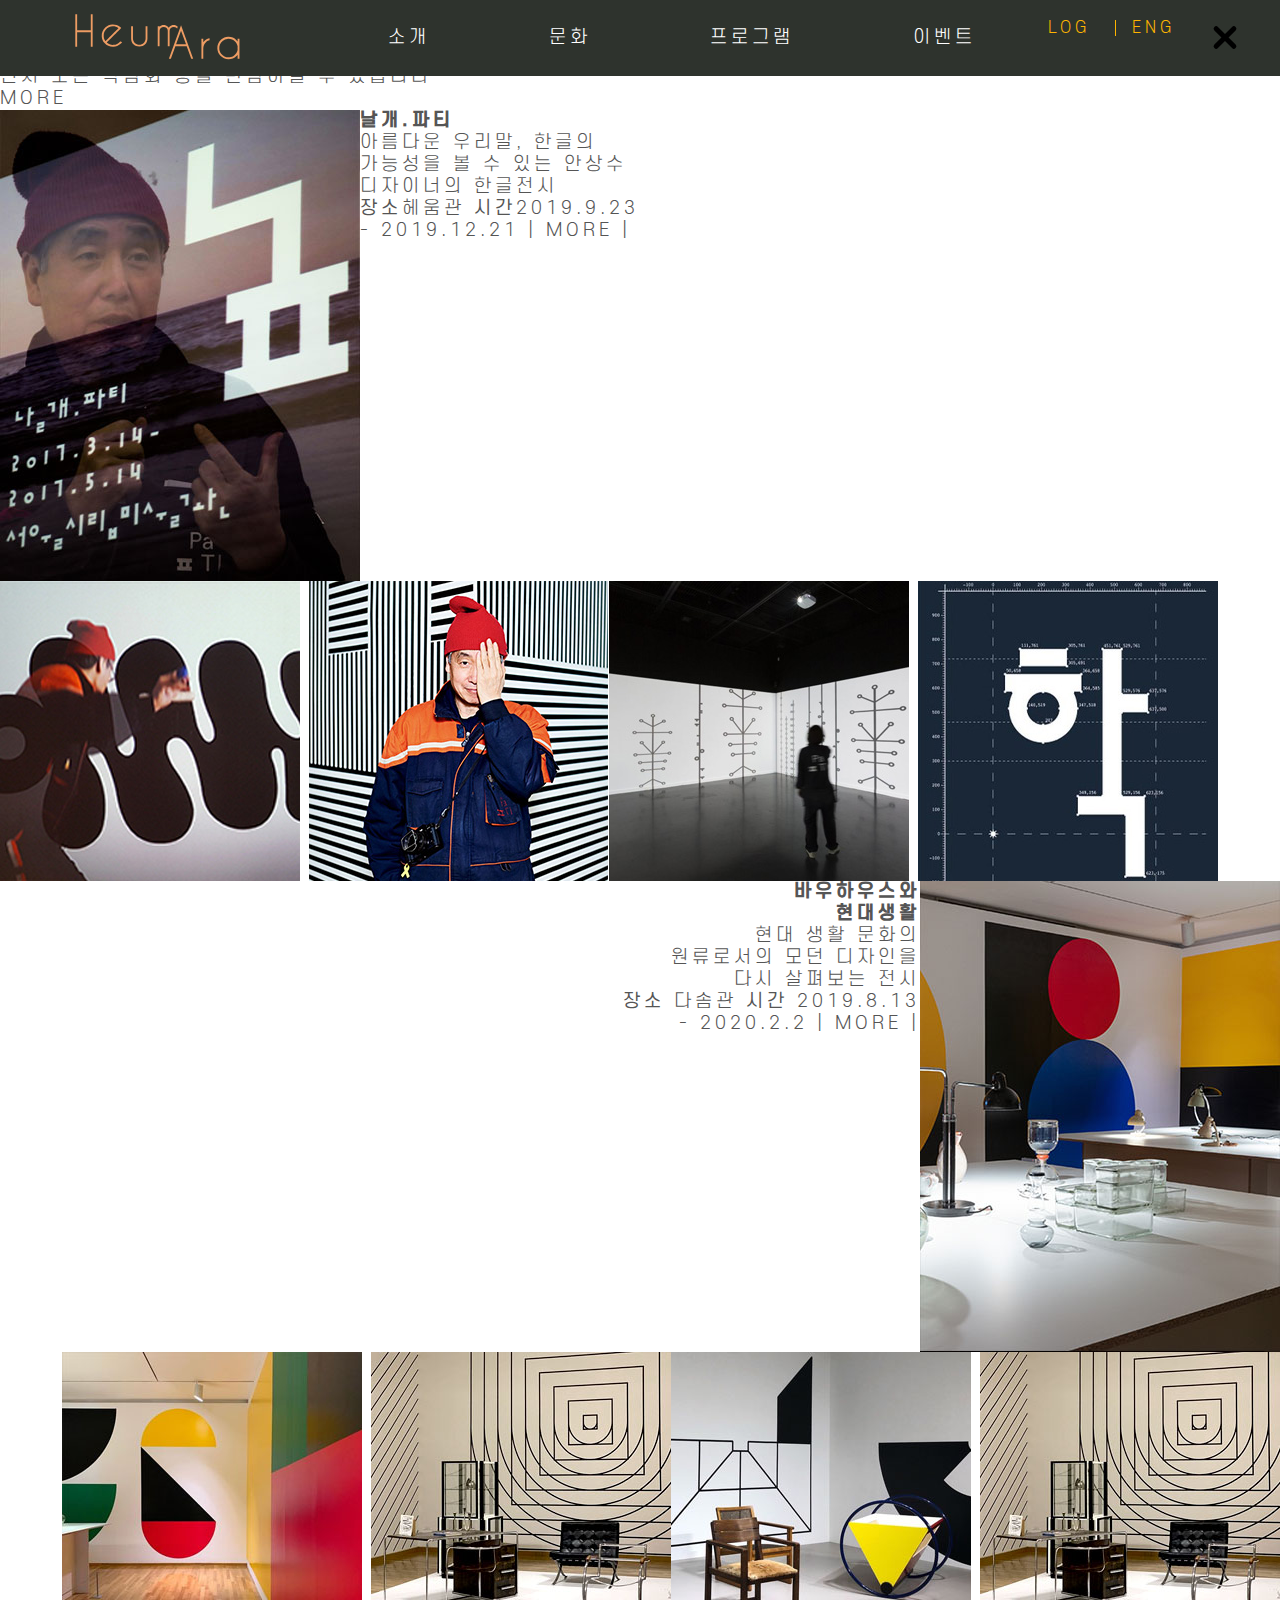
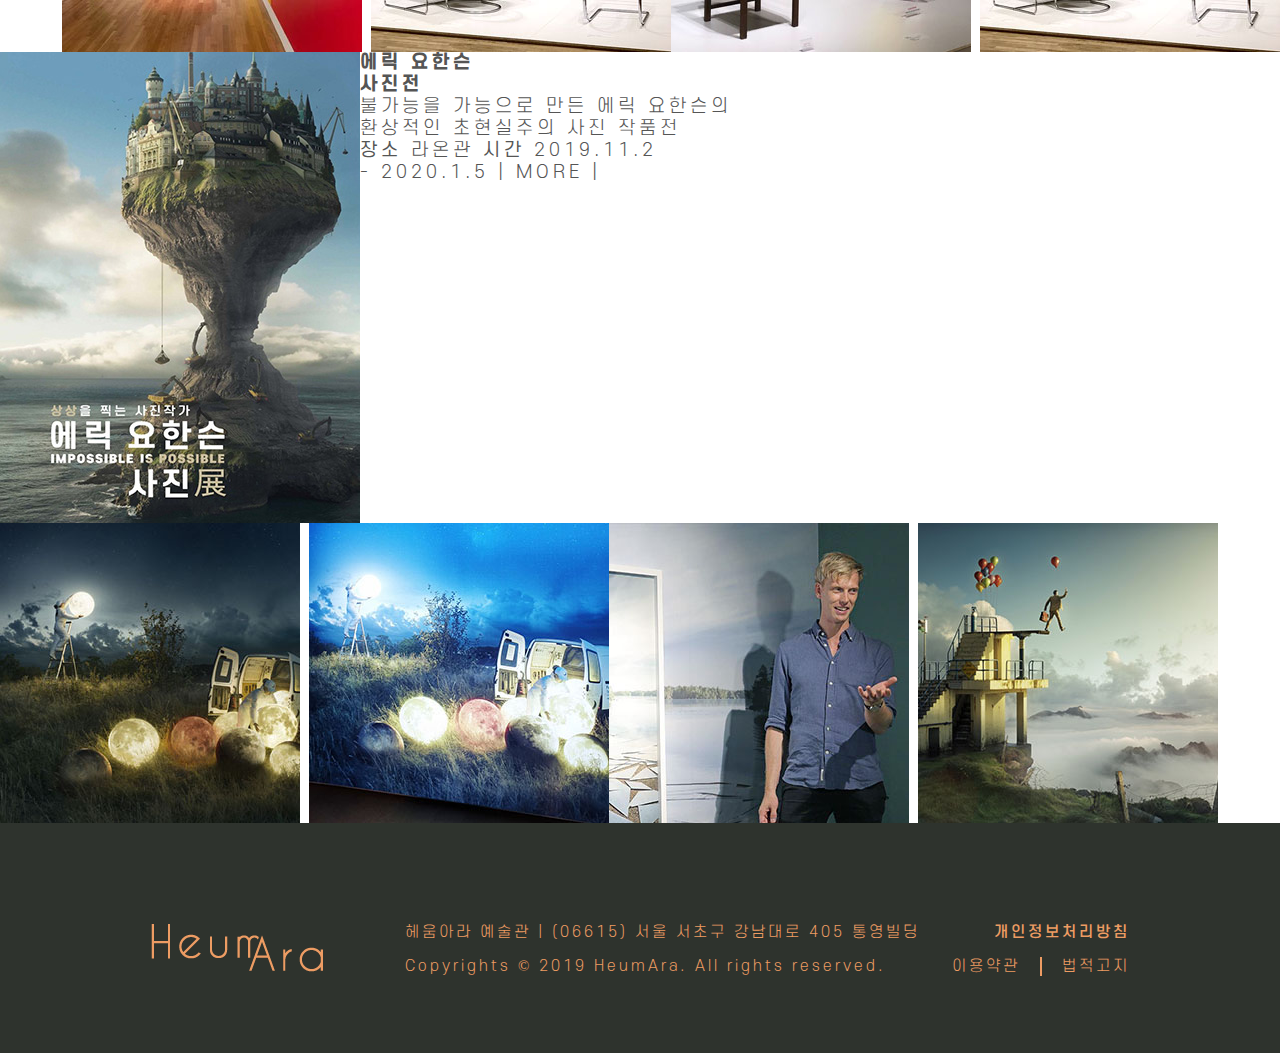
<file: Sub/program.html>
<!DOCTYPE html>
<html lang="ko">

<head>
    <meta charset="utf-8">
    <title> 프로그램 : 헤움아라 예술관 </title>
    <link rel="stylesheet" href="../css/common.css">
    <link rel="stylesheet" href="../css/rental_program.css">
    <link rel="icon" href="../images/favicon.ico">
    <!--[if lt IE 9]>
        <script type="text/javascript" src="js/html5shiv.min.js"></script>
        <![endif]-->
    <script src="../js/jquery-1.12.4.min.js"></script>
    <script src="../js/culture.js"></script>
    <script src="../js/header.js"></script>
</head>

<body>
    <div id="skip"><a href="#content">본문 바로가기</a></div>

    <div class="headerwrap">
        <div id="mainOpen">
            <h1 class="blind">헤움아라</h1>
            <button class="open_btn" type="button"><img src="../images/common/favicon_logo.png" alt="메뉴 열기"></button>
        </div>
        <header id="header">
            <h1 class="logo f_l" aria-hidden="true">
                <a href="../index.html">
                    <span class="blind">헤움아라</span>
                    <svg version="1.1" class="logosvg" xmlns="http://www.w3.org/2000/svg"
              xmlns:xlink="http://www.w3.org/1999/xlink" x="0px" y="0px" viewBox="0 0 175 50"
              style="enable-background:new 0 0 175 50;" xml:space="preserve">
              <polygon style="fill:#ED9C63;" points="18.029,18.096 3.791,18.096 3.791,1.225 1.878,1.225 1.878,35.266 3.791,35.266
                      3.791,20.011 18.029,20.011 18.029,35.266 19.941,35.266 19.941,1.225 18.029,1.225 " />
              <path style="fill:#ED9C63;" d="M48.417,29.821c-1.663,1.948-4.028,3.208-6.584,3.377c-2.81,0.186-5.206-0.628-7.19-2.442
                      c0,0,13.601-13.617,13.601-13.617l1.45-1.452c-0.462-0.491-0.924-0.928-1.386-1.314c-2.255-1.809-4.923-2.632-8.003-2.469
                      c-2.557,0.136-5.02,1.161-6.925,2.871c-2.856,2.563-4.177,5.756-3.963,9.579c0.144,2.568,1.172,5.041,2.893,6.952
                      c2.53,2.809,5.671,4.124,9.425,3.943c2.577-0.124,5.069-1.137,6.999-2.849c0.714-0.634,1.33-1.31,1.848-2.028
                      c0,0-1.915-0.686-1.915-0.686c-0.063-0.023-0.131-0.004-0.174,0.047L48.417,29.821z M31.504,22.275
                      c0.176-1.661,0.831-3.256,1.881-4.555c2.044-2.529,4.602-3.794,7.676-3.794c2.196,0,4.123,0.638,5.78,1.915
                      c-0.001,0.001-13.494,13.51-13.494,13.51C31.828,27.375,31.214,25.016,31.504,22.275z" />
              <path style="fill:#ED9C63;"
                d="M75.1,26.628c0,1.773-0.641,3.287-1.923,4.542c-1.282,1.255-2.802,1.883-4.558,1.883
                      c-1.884,0-3.464-0.631-4.739-1.894c-1.289-1.248-1.934-2.759-1.934-4.532V13.735h-1.913v13.064c0.042,2.355,0.836,4.305,2.38,5.851
                      c1.544,1.546,3.62,2.319,6.227,2.319c2.451,0,4.449-0.773,5.993-2.319c1.544-1.546,2.338-3.496,2.38-5.851V13.735H75.1V26.628z" />
              <path style="fill:#ED9C63;" d="M100.024,14.352c-0.34,0.34-0.63,0.695-0.871,1.064c-0.241-0.383-0.524-0.738-0.85-1.064
                      c-1.204-1.206-2.663-1.808-4.378-1.808c-1.658,0-3.081,0.574-4.271,1.723v-0.489h-1.913v20.893h1.913V18.373
                      c0.099-1.05,0.517-1.936,1.254-2.66c0.836-0.837,1.842-1.255,3.018-1.255c1.176,0,2.189,0.418,3.039,1.255
                      c0.779,0.78,1.197,1.723,1.254,2.83h-0.021v16.127h1.913V18.841c0-1.248,0.421-2.291,1.264-3.128
                      c0.843-0.837,1.852-1.255,3.028-1.255c1.176,0,2.189,0.418,3.039,1.255c0.184,0.185,0.281,0.409,0.425,0.612l0.763-2.099
                      c-1.176-1.112-2.58-1.683-4.227-1.683C102.687,12.543,101.228,13.146,100.024,14.352z" />
              <g id="XMLID_46_">
                <path style="fill:#ED9C63;" d="M99.357,47.629h2.04l4.739-13.042h11.773l4.739,13.042h2.019L112.022,12.8L99.357,47.629z
                           M106.837,32.672l5.185-14.276l5.185,14.276H106.837z" />
                <path style="fill:#ED9C63;" d="M135.182,30.544v-3.808h-1.913v20.893h1.913V36.842c0.071-2.525,1.013-4.688,2.826-6.489
                          c1.289-1.291,2.536-1.964,3.74-2.021c0,0,0-2.085,0-2.085c-1.771,0.085-3.499,0.972-5.185,2.659
                          C136.039,29.431,135.579,29.977,135.182,30.544z" />
                <path style="fill:#ED9C63;"
                  d="M170.965,29.693c-0.368-0.496-0.772-0.972-1.211-1.425c-2.394-2.397-5.312-3.536-8.752-3.417
                          c-2.65,0.092-5.222,1.112-7.196,2.883c-2.848,2.555-4.17,5.746-3.965,9.574c0.141,2.624,1.221,5.14,3,7.074
                          c2.358,2.563,5.24,3.844,8.646,3.844c3.23,0,5.986-1.142,8.267-3.425c0.439-0.454,0.843-0.929,1.211-1.426v4.255h1.913V26.736
                          h-1.913V29.693z M170.959,38.468c-0.438,2.256-1.66,4.187-3.668,5.793c-1.292,1.033-2.873,1.677-4.518,1.852
                          c-3.661,0.388-6.65-0.846-8.965-3.703c-1.056-1.303-1.72-2.903-1.898-4.571c-0.392-3.671,0.847-6.667,3.718-8.988
                          c1.298-1.049,2.888-1.713,4.547-1.893c3.236-0.351,5.947,0.568,8.134,2.757c1.409,1.411,2.293,3.046,2.65,4.905
                          c0.006,0.031,0.007,0.058,0.004,0.094c-0.088,1.009-0.05,2.665,0.001,3.676C170.966,38.419,170.965,38.442,170.959,38.468z" />
              </g>
            </svg>
                </a>
            </h1>
            <div class="log f_r">
                <ul>
                    <li><a href="">LOG</a></li>
                    <li><a href="" class="ENG">ENG</a></li>
                </ul>
            </div>
            <nav id="gnb">
                <ul>
                    <li class="gnb1"><a href="../Sub/intro.html">소개</a></li>
                    <li class="gnb2"><a href="../Sub/culture.html">문화</a></li>
                    <li class="gnb3"><a href="../Sub/program.html">프로그램</a></li>
                    <li class="gnb4"><a href="../Sub/event.html">이벤트</a></li>
                    <li class="gnb4"><a href="../Sub/rental.html">대관안내</a></li>
                    <li class="gnb4"><a href="../Sub/templete.html">고객센터</a></li>
                </ul>
            </nav>
            <button class="close_btn ham_btn">메뉴 닫기</button>
        </header>
    </div>

    <div id="programBg" class="tit_bg_full">
        <h2>PROGRAM</h2>
    </div>

    <section id="content">
        <h3 class="blind">프로그램</h3>
        <article class="program_info">
          
        </article>
        <article class="program_comm">

        </article>
        <article id="exhibition" class="p_r">
            <div class="visual p_a"></div>
            <div class="cnt border_box">
                <div class="intro">
                    <h4>Exhibition</h4>
                    <p>헤움아라 예술관에서는 예술 및 디자인 등 넓은 분야의 <br>전시 또는 박람회 등을 관람하실 수 있습니다</p>
                    <a href="exhibition.html">MORE</a>
                </div>
                <div class="cnt1 clearfix border_box">
                    <img src="../images/culture/exhibition_poster1.jpg" alt="" class="poster f_l">
                    <div class="txt f_l p_r fade">
                        <h5>날개.파티</h5>
                        <p>아름다운 우리말, 한글의 <br>가능성을 볼 수 있는 안상수 <br>디자이너의 한글전시</p>
                        <strong class="p_r">장소</strong><span>헤움관</span>
                        <strong class="p_r">시간</strong><span>2019.9.23 <br>- 2019.12.21</span>
                        <a href="">| MORE |</a>
                    </div>
                    <div class="cube_cover f_l p_r fade">
                        <div class="img_box f_l mr_40">
                            <div class="cube1">
                                <img src="../images/culture/exhibition_01_photo1.jpg" alt="" class="front">
                                <img src="../images/culture/exhibition_01_photo3.jpg" alt="" class="next">
                            </div>
                        </div>
                        <div class="img_box f_l">
                            <div class="cube2">
                                <img src="../images/culture/exhibition_01_photo4.jpg" alt="" class="front">
                                <img src="../images/culture/exhibition_01_photo2.jpg" alt="" class="down">
                            </div>
                        </div>
                    </div>
                </div>
                <div class="cnt2 clearfix border_box">
                    <img src="../images/culture/exhibition_poster2.jpg" alt="" class="poster f_r">
                    <div class="txt f_r p_r txt_right fade">
                        <h5>바우하우스와<br> 현대생활</h5>
                        <p>현대 생활 문화의<br> 원류로서의 모던 디자인을<br> 다시 살펴보는 전시</p>
                        <strong class="p_r">장소</strong>
                        <span>다솜관</span>
                        <strong class="p_r">시간</strong>
                        <span>2019.8.13<br> - 2020.2.2</span>
                        <a href="">| MORE |</a>
                    </div>
                    <div class="cube_cover f_r p_r fade">
                        <div class="img_box f_r ml_40">
                            <div class="cube1">
                                <img src="../images/culture/exhibition_02_photo1.jpg" alt="" class="front">
                                <img src="../images/culture/exhibition_02_photo2.jpg" alt="" class="next">
                            </div>
                        </div>
                        <div class="img_box f_r">
                            <div class="cube2">
                                <img src="../images/culture/exhibition_02_photo3.jpg" alt="" class="front">
                                <img src="../images/culture/exhibition_02_photo2.jpg" alt="" class="down">
                            </div>
                        </div>
                    </div>
                </div>
                <div class="cnt3 clearfix border_box">
                    <img src="../images/culture/exhibition_poster3.jpg" alt="" class="poster f_l">
                    <div class="txt f_l p_r fade">
                        <h5>에릭 요한슨 <br>사진전</h5>
                        <p>불가능을 가능으로 만든 에릭 요한슨의 <br>환상적인 초현실주의 사진 작품전
                        </p>
                        <strong class="p_r">장소</strong>
                        <span>라온관</span>
                        <strong class="p_r">시간</strong>
                        <span>2019.11.2 <br>- 2020.1.5</span>
                        <a href="">| MORE |</a>
                    </div>
                    <div class="cube_cover f_l">
                        <div class="img_box f_l mr_40">
                            <div class="cube1">
                                <img src="../images/culture/exhibition_03_photo1.jpg" alt="" class="front">
                                <img src="../images/culture/exhibition_03_photo3.jpg" alt="" class="next">
                            </div>
                        </div>
                        <div class="img_box f_l">
                            <div class="cube2">
                                <img src="../images/culture/exhibition_03_photo4.jpg" alt="" class="front">
                                <img src="../images/culture/exhibition_03_photo2.jpg" alt="" class="down">
                            </div>
                        </div>
                    </div>
                </div>
            </div>
        </article>
    </section>

    <footer id="footer">
        <div class="footer_logo p_a">
            <a href="index.html"><img src="../images/common/logo.png" alt="헤움아라 로고"></a>
            <div class="f_r">
                <address>헤움아라 예술관 | (06615) 서울 서초구 강남대로 405 통영빌딩</address>
                <p>Copyrights &copy; 2019 HeumAra. All rights reserved.</p>
            </div>
        </div>
        <div class="footer_link p_a">
            <p><a href="">개인정보처리방침</a></p>
            <ul>
                <li class="f_l"><a href="">이용약관</a></li>
                <li class="f_l"><a href="">법적고지</a></li>
            </ul>
        </div>
    </footer>

</body>

</html>
</file>
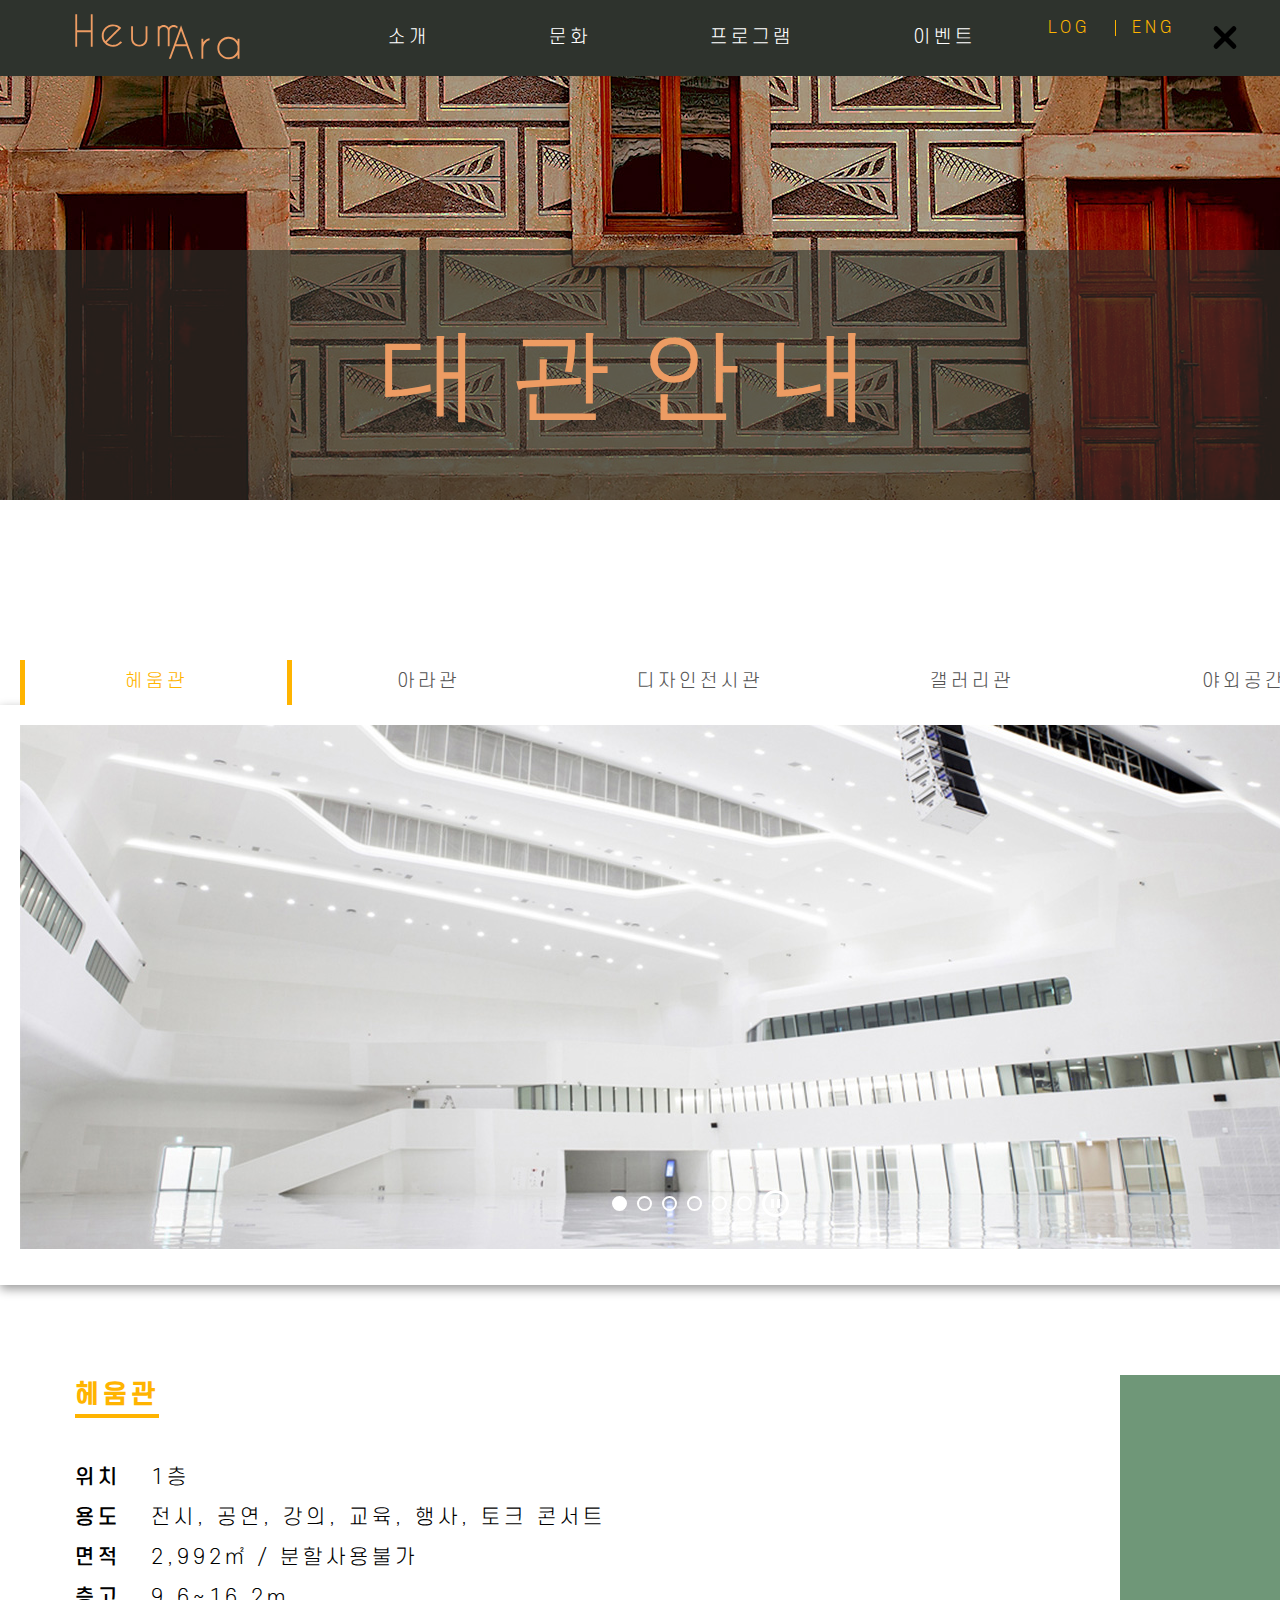
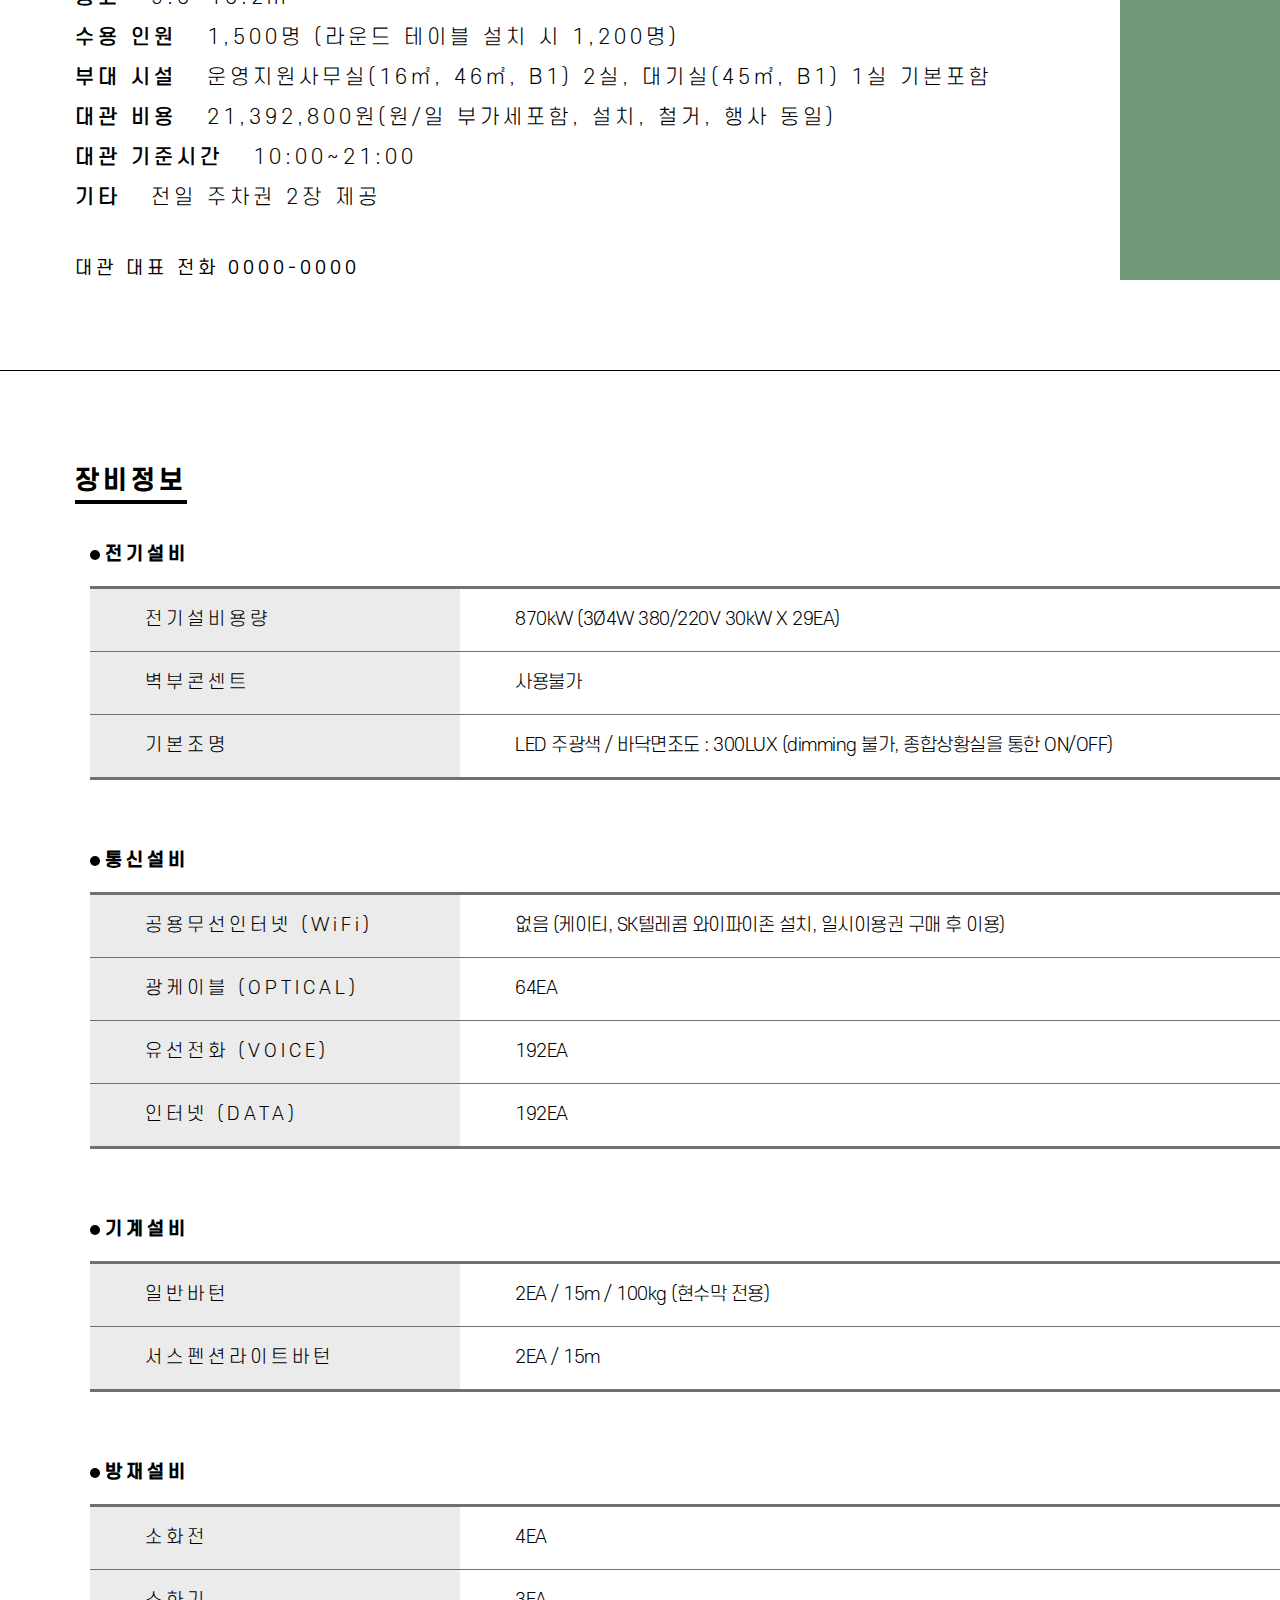
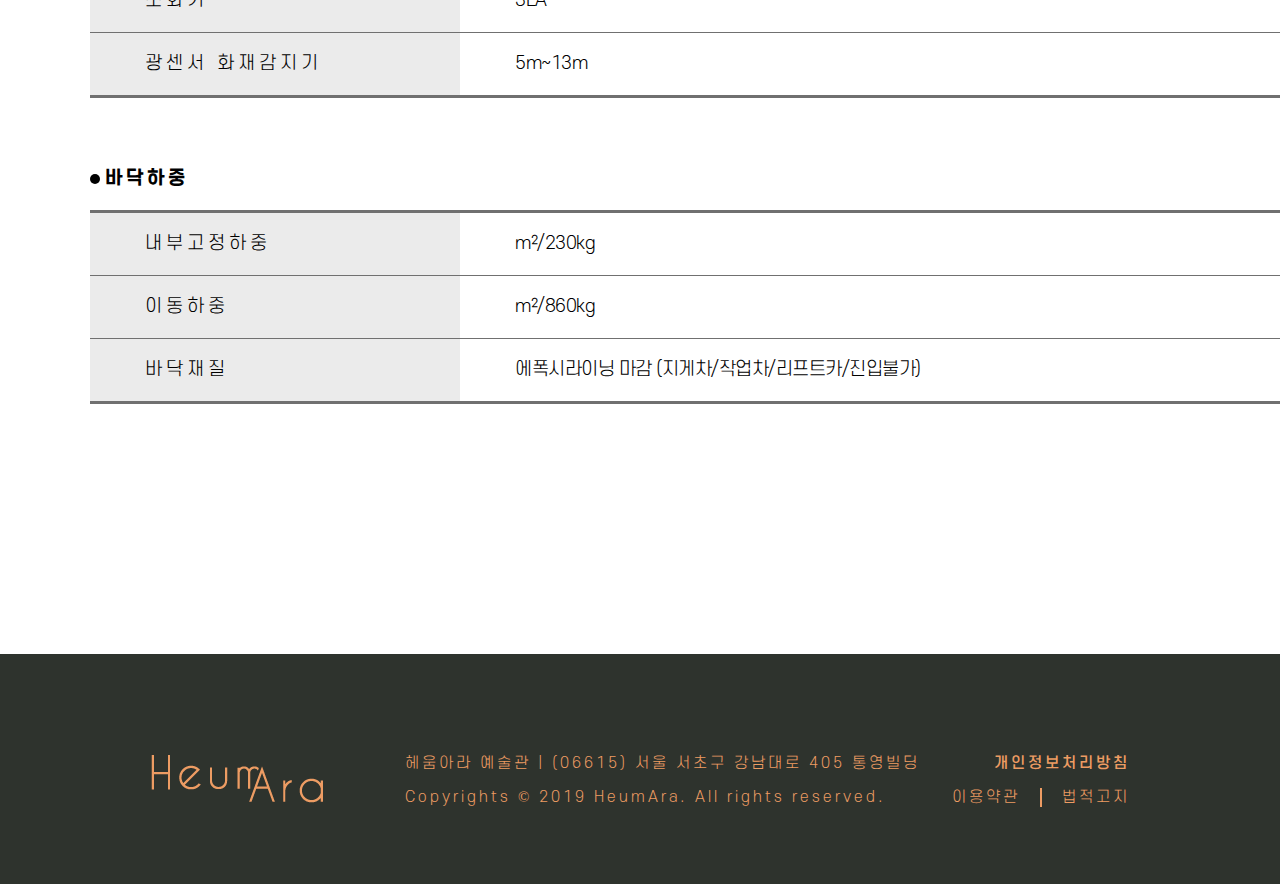
<file: Sub/rental.html>
<!DOCTYPE html>
<html lang="ko">

<head>
  <meta charset="UTF-8">
  <title> 헤움아라 - 대관안내 </title>
  <link rel="stylesheet" href="../css/common.css">
  <link rel="stylesheet" href="../css/rental_program.css">
  <script src="../js/jquery-1.12.4.min.js"></script>
  <script src="../js/tab.js"></script>
  <script src="../js/jquery.bxslider.min.js"></script>
  <script src="../js/header.js"></script>
  <script>
    $(document).ready(function() {
      $('#mainSlider .visual').bxSlider({
        mode: 'fade', //'horizontal'(기본값), 'vertical', 'fade'
        auto: true, //false(기본값), 자동실행을 원하면 추가
        pause: 3000,  //4000(4초 기본값), 1초 = 1000
        autoControls: true, //시작과 정지버튼 생성, 기본값 false
        ariaLive: true, //스크린리더 사용자에게 변경된 정보를 알릴지 여부
        ariaHidden: true, //보여지는 슬라이더 내용인지 여부
        prevText: '이전 슬라이더 보기',
        nextText: '다음 슬라이더 보기',
        startText: '애니메이션 시작',
        stopText: '애니메이션 정지'
      });
    })
  </script>
</head>

<body>
  <div id="skip">
    <a href="#content">본문 바로가기</a>
  </div>

  <!-- 헤더 -->
  <div class="headerwrap">
      <div id="mainOpen">
        <h1 class="blind">헤움아라</h1>
        <button class="open_btn" type="button"><img src="../images/common/favicon_logo.png" alt="메뉴 열기"></button>
      </div>
      <header id="header">
        <h1 class="logo f_l" aria-hidden="true">
          <a href="../index.html">
            <span class="blind">헤움아라</span>
            <svg version="1.1" class="logosvg" xmlns="http://www.w3.org/2000/svg"
              xmlns:xlink="http://www.w3.org/1999/xlink" x="0px" y="0px" viewBox="0 0 175 50"
              style="enable-background:new 0 0 175 50;" xml:space="preserve">
              <polygon style="fill:#ED9C63;" points="18.029,18.096 3.791,18.096 3.791,1.225 1.878,1.225 1.878,35.266 3.791,35.266
                      3.791,20.011 18.029,20.011 18.029,35.266 19.941,35.266 19.941,1.225 18.029,1.225 " />
              <path style="fill:#ED9C63;" d="M48.417,29.821c-1.663,1.948-4.028,3.208-6.584,3.377c-2.81,0.186-5.206-0.628-7.19-2.442
                      c0,0,13.601-13.617,13.601-13.617l1.45-1.452c-0.462-0.491-0.924-0.928-1.386-1.314c-2.255-1.809-4.923-2.632-8.003-2.469
                      c-2.557,0.136-5.02,1.161-6.925,2.871c-2.856,2.563-4.177,5.756-3.963,9.579c0.144,2.568,1.172,5.041,2.893,6.952
                      c2.53,2.809,5.671,4.124,9.425,3.943c2.577-0.124,5.069-1.137,6.999-2.849c0.714-0.634,1.33-1.31,1.848-2.028
                      c0,0-1.915-0.686-1.915-0.686c-0.063-0.023-0.131-0.004-0.174,0.047L48.417,29.821z M31.504,22.275
                      c0.176-1.661,0.831-3.256,1.881-4.555c2.044-2.529,4.602-3.794,7.676-3.794c2.196,0,4.123,0.638,5.78,1.915
                      c-0.001,0.001-13.494,13.51-13.494,13.51C31.828,27.375,31.214,25.016,31.504,22.275z" />
              <path style="fill:#ED9C63;"
                d="M75.1,26.628c0,1.773-0.641,3.287-1.923,4.542c-1.282,1.255-2.802,1.883-4.558,1.883
                      c-1.884,0-3.464-0.631-4.739-1.894c-1.289-1.248-1.934-2.759-1.934-4.532V13.735h-1.913v13.064c0.042,2.355,0.836,4.305,2.38,5.851
                      c1.544,1.546,3.62,2.319,6.227,2.319c2.451,0,4.449-0.773,5.993-2.319c1.544-1.546,2.338-3.496,2.38-5.851V13.735H75.1V26.628z" />
              <path style="fill:#ED9C63;" d="M100.024,14.352c-0.34,0.34-0.63,0.695-0.871,1.064c-0.241-0.383-0.524-0.738-0.85-1.064
                      c-1.204-1.206-2.663-1.808-4.378-1.808c-1.658,0-3.081,0.574-4.271,1.723v-0.489h-1.913v20.893h1.913V18.373
                      c0.099-1.05,0.517-1.936,1.254-2.66c0.836-0.837,1.842-1.255,3.018-1.255c1.176,0,2.189,0.418,3.039,1.255
                      c0.779,0.78,1.197,1.723,1.254,2.83h-0.021v16.127h1.913V18.841c0-1.248,0.421-2.291,1.264-3.128
                      c0.843-0.837,1.852-1.255,3.028-1.255c1.176,0,2.189,0.418,3.039,1.255c0.184,0.185,0.281,0.409,0.425,0.612l0.763-2.099
                      c-1.176-1.112-2.58-1.683-4.227-1.683C102.687,12.543,101.228,13.146,100.024,14.352z" />
              <g id="XMLID_46_">
                <path style="fill:#ED9C63;" d="M99.357,47.629h2.04l4.739-13.042h11.773l4.739,13.042h2.019L112.022,12.8L99.357,47.629z
                           M106.837,32.672l5.185-14.276l5.185,14.276H106.837z" />
                <path style="fill:#ED9C63;" d="M135.182,30.544v-3.808h-1.913v20.893h1.913V36.842c0.071-2.525,1.013-4.688,2.826-6.489
                          c1.289-1.291,2.536-1.964,3.74-2.021c0,0,0-2.085,0-2.085c-1.771,0.085-3.499,0.972-5.185,2.659
                          C136.039,29.431,135.579,29.977,135.182,30.544z" />
                <path style="fill:#ED9C63;"
                  d="M170.965,29.693c-0.368-0.496-0.772-0.972-1.211-1.425c-2.394-2.397-5.312-3.536-8.752-3.417
                          c-2.65,0.092-5.222,1.112-7.196,2.883c-2.848,2.555-4.17,5.746-3.965,9.574c0.141,2.624,1.221,5.14,3,7.074
                          c2.358,2.563,5.24,3.844,8.646,3.844c3.23,0,5.986-1.142,8.267-3.425c0.439-0.454,0.843-0.929,1.211-1.426v4.255h1.913V26.736
                          h-1.913V29.693z M170.959,38.468c-0.438,2.256-1.66,4.187-3.668,5.793c-1.292,1.033-2.873,1.677-4.518,1.852
                          c-3.661,0.388-6.65-0.846-8.965-3.703c-1.056-1.303-1.72-2.903-1.898-4.571c-0.392-3.671,0.847-6.667,3.718-8.988
                          c1.298-1.049,2.888-1.713,4.547-1.893c3.236-0.351,5.947,0.568,8.134,2.757c1.409,1.411,2.293,3.046,2.65,4.905
                          c0.006,0.031,0.007,0.058,0.004,0.094c-0.088,1.009-0.05,2.665,0.001,3.676C170.966,38.419,170.965,38.442,170.959,38.468z" />
              </g>
            </svg>
          </a>
        </h1>
        <div class="log f_r">
          <ul>
            <li><a href="">LOG</a></li>
            <li><a href="" class="ENG">ENG</a></li>
          </ul>
        </div>
        <nav id="gnb">
          <ul>
            <li class="gnb1"><a href="../Sub/intro.html">소개</a></li>
            <li class="gnb2"><a href="../Sub/culture.html">문화</a></li>
            <li class="gnb3"><a href="../Sub/program.html">프로그램</a></li>
            <li class="gnb4"><a href="../Sub/event.html">이벤트</a></li>
            <li class="gnb4"><a href="../Sub/rental.html">대관안내</a></li>
            <li class="gnb4"><a href="../Sub/templete.html">고객센터</a></li>
          </ul>
        </nav>
        <button class="close_btn ham_btn">메뉴 닫기</button>
      </header>
    </div>


  <!-- 섹션 -->
  <section id="content">
    <div class="tit_bg rental_bg">
      <h2 class="rental_txt">대관안내</h2>
    </div>
    <div id="rentalTab" class="area">
      <!-- 탭버튼 -->
      <ul class="tablist" role="tablist" aria-label="관이름">
        <li class="tab first" role="tab" id="tab1" aria-controls="tabpanel1">헤움관</li>
        <li class="tab" role="tab" id="tab2" aria-controls="tabpanel2">아라관</li>
        <li class="tab" role="tab" id="tab3" aria-controls="tabpanel3">디자인전시관</li>
        <li class="tab" role="tab" id="tab4" aria-controls="tabpanel4">갤러리관</li>
        <li class="tab last" role="tab" id="tab5" aria-controls="tabpanel5">야외공간</li>
      </ul>
      <!-- 탭상세내용 -->
      <div class="tabpanel" role="tabpanel" id="tabpanel1" aria-labelledby="tab1">
        <div id="mainSlider" class="border_box">
          <ul class="visual">
            <li>
              <img src="../images/rental/rentalspace1_1.jpg" alt="">
            </li>
            <li>
              <img src="../images/rental/rentalspace1_2.jpg" alt="">
            </li>
            <li>
              <img src="../images/rental/rentalspace1_3.jpg" alt="">
            </li>
            <li>
              <img src="../images/rental/rentalspace1_4.jpg" alt="">
            </li>
            <li>
              <img src="../images/rental/rentalspace1_5.jpg" alt="">
            </li>
            <li>
              <img src="../images/rental/rentalspace1_6.jpg" alt="">
            </li>
          </ul>
        </div>
        <div class="hall_info info p_r">
          <h2>헤움관</h2>
          <ul>
            <li><span>위치</span>1층</li>
            <li><span>용도</span>전시, 공연, 강의, 교육, 행사, 토크 콘서트</li>
            <li><span>면적</span>2,992㎡ / 분할사용불가</li>
            <li><span>층고</span>9.6~16.2m</li>
            <li><span>수용 인원</span>1,500명 (라운드 테이블 설치 시 1,200명)</li>
            <li><span>부대 시설</span>운영지원사무실(16㎡, 46㎡, B1) 2실, 대기실(45㎡, B1) 1실 기본포함</li>
            <li><span>대관 비용</span>21,392,800원(원/일 부가세포함, 설치, 철거, 행사 동일)</li>
            <li><span>대관 기준시간</span>10:00~21:00</li>
            <li><span>기타</span>전일 주차권 2장 제공</li>
          </ul>
          <strong>대관 대표 전화 0000-0000</strong>
        </div>
        <div class="tec_info info">
          <h2>장비정보</h2>
          <div>
            <h3>전기설비</h3>
              <dl class="brd_list1">
                <dt>전기설비용량</dt>
                <dd>870kW (3Ø4W 380/220V 30kW X 29EA)</dd>
                <dt>벽부콘센트</dt>
                <dd>사용불가</dd>
                <dt>기본조명</dt>
                <dd>LED 주광색 / 바닥면조도 : 300LUX (dimming 불가, 종합상황실을 통한 ON/OFF)</dd>
              </dl>
            <h3>통신설비</h3>
              <dl class="brd_list1">
                <dt>공용무선인터넷 (WiFi)</dt>
                <dd>없음 (케이티, SK텔레콤 와이파이존 설치, 일시이용권 구매 후 이용)</dd>
                <dt>광케이블 (OPTICAL)</dt>
                <dd>64EA</dd>
                <dt>유선전화 (VOICE)</dt>
                <dd>192EA</dd>
                <dt>인터넷 (DATA)</dt>
                <dd>192EA</dd>
              </dl>
            <h3>기계설비</h3>
              <dl class="brd_list1">
                <dt>일반바턴</dt>
                <dd>2EA / 15m / 100kg (현수막 전용)</dd>
                <dt>서스펜션라이트바턴</dt>
                <dd>2EA / 15m</dd>
              </dl>
            <h3>방재설비</h3>
              <dl class="brd_list1">
                <dt>소화전</dt>
                <dd>4EA</dd>
                <dt>소화기</dt>
                <dd>3EA</dd>
                <dt>광센서 화재감지기</dt>
                <dd>5m~13m</dd>
              </dl>
            <h3>바닥하중</h3>
              <dl class="brd_list1">
                <dt>내부고정하중</dt>
                <dd>m²/230kg</dd>
                <dt>이동하중</dt>
                <dd>m²/860kg</dd>
                <dt>바닥재질</dt>
                <dd>에폭시라이닝 마감 (지게차/작업차/리프트카/진입불가)</dd>
              </dl>
          </div>
        </div>
      </div>

      <div class="tabpanel" role="tabpanel" id="tabpanel2" aria-labelledby="tab2">
        <div id="mainSlider" class="border_box">
          <ul class="visual">
            <li>
              <img src="../images/rental/rentalspace2_1.jpg" alt="">
            </li>
            <li>
              <img src="../images/rental/rentalspace2_2.jpg" alt="">
            </li>
            <li>
              <img src="../images/rental/rentalspace2_3.jpg" alt="">
            </li>
            <li>
              <img src="../images/rental/rentalspace2_4.jpg" alt="">
            </li>
            <li>
              <img src="../images/rental/rentalspace2_5.jpg" alt="">
            </li>
            <li>
              <img src="../images/rental/rentalspace2_6.jpg" alt="">
            </li>
          </ul>
        </div>
        <div class="hall_info info p_r">
          <h2>아라관</h2>
          <ul>
            <li><span>위치</span>1층</li>
            <li><span>용도</span>전시, 공연, 강의, 교육, 행사, 토크 콘서트</li>
            <li><span>면적</span>1,547㎡ / 분할사용불가</li>
            <li><span>층고</span>10.1~13.8m</li>
            <li><span>수용 인원</span>700명 수용 (라운드 테이블 설치 500명)</li>
            <li><span>부대 시설</span>운영지원사무실(67㎡, B1) 1실, 대기실(50㎡, B1) 1실 기본포함</li>
            <li><span>대관 비용</span>11,061,050원(원/일 부가세포함, 설치, 철거, 행사 동일)</li>
            <li><span>대관 기준시간</span>10:00~21:00</li>
            <li><span>기타</span>전일 주차권 2장 제공</li>
          </ul>
          <strong>대관 대표 전화 0000-0000</strong>
        </div>
        <div class="tec_info info">
          <h2>장비정보</h2>
          <div>
          <h3>전기설비</h3>
            <dl class="brd_list1">
              <dt>전기설비용량</dt>
              <dd>450kW (3Ø4W 380/220V 30kW X 15EA)</dd>
              <dt>벽부콘센트</dt>
              <dd>사용불가</dd>
              <dt>기본조명</dt>
              <dd>LED 주광색 / 바닥면조도 : 300LUX (dimming 불가, 종합상황실을 통한 ON/OFF)</dd>
            </dl>
          <h3>통신설비</h3>
            <dl class="brd_list1">
              <dt>공용무선인터넷 (WiFi)</dt>
              <dd>없음 (케이티, SK텔레콤 와이파이존 설치, 일시이용권 구매 후 이용)</dd>
              <dt>광케이블 (OPTICAL)</dt>
              <dd>30EA</dd>
              <dt>유선전화 (VOICE)</dt>
              <dd>92EA</dd>
              <dt>인터넷 (DATA)</dt>
              <dd>92EA</dd>
            </dl>
          <h3>기계설비</h3>
            <dl class="brd_list1">
              <dt>일반바턴</dt>
              <dd>2EA / 15m / 100kg (현수막 전용)</dd>
              <dt>서스펜션라이트바턴</dt>
              <dd>2EA / 15m</dd>
            </dl>
          <h3>방재설비</h3>
            <dl class="brd_list1">
              <dt>소화전</dt>
              <dd>4EA</dd>
              <dt>소화기</dt>
              <dd>6EA</dd>
              <dt>광센서 화재감지기</dt>
              <dd>8m~9m</dd>
            </dl>
          <h3>바닥하중</h3>
            <dl class="brd_list1">
              <dt>내부고정하중</dt>
              <dd>m²/230kg</dd>
              <dt>이동하중</dt>
              <dd>m²/860kg</dd>
              <dt>바닥재질</dt>
              <dd>에폭시라이닝 마감 (지게차/작업차/리프트카/진입불가)</dd>
            </dl>
          </div>
        </div>
      </div>

      <div class="tabpanel" role="tabpanel" id="tabpanel3" aria-labelledby="tab3">
        <div id="mainSlider" class="border_box">
          <ul class="visual">
            <li>
              <img src="../images/rental/rentalspace3_1.jpg" alt="">
            </li>
            <li>
              <img src="../images/rental/rentalspace3_2.jpg" alt="">
            </li>
            <li>
              <img src="../images/rental/rentalspace3_3.jpg" alt="">
            </li>
            <li>
              <img src="../images/rental/rentalspace3_4.jpg" alt="">
            </li>
            <li>
              <img src="../images/rental/rentalspace3_5.jpg" alt="">
            </li>
            <li>
              <img src="../images/rental/rentalspace3_6.jpg" alt="">
            </li>
          </ul>
        </div>
        <div class="hall_info info p_r">
          <h2>디자인전시관</h2>
          <ul>
            <li><span>위치</span>1층</li>
            <li><span>용도</span>디자인·패션·아트 관련 전시 전용(단기행사불가)</li>
            <li><span>면적</span>1,216㎡ / 분할사용불가</li>
            <li><span>층고</span>8.8m</li>
            <li><span>부대 시설</span>운영지원사무실 1실 제공</li>
            <li><span>대관 비용</span>3,076,480원(원/일 부가세포함, 설치, 철거, 행사 동일)</li>
            <li><span>대관 기준시간</span>10:00~21:00</li>
          </ul>
          <strong>대관 대표 전화 0000-0000</strong>
        </div>
        <div class="tec_info info">
          <h2>장비정보</h2>
          <div>
          <h3>전기설비</h3>
            <dl class="brd_list1">
              <dt>전기설비용량</dt>
              <dd>420kW (3Ø4W 380/220V 30KW X 14EA)</dd>
              <dt>벽부콘센트</dt>
              <dd>2P 20A 3회로 / 전시용 부적합</dd>
              <dt>기본조명</dt>
              <dd>CDM70W, 바닥면 조도:300~400LUX (dimming 불가, 종합상황실을 통한 ON/OFF)</dd>
            </dl>
          <h3>통신설비</h3>
            <dl class="brd_list1">
              <dt>공용무선인터넷 (WiFi)</dt>
              <dd>없음</dd>
              <dt>광케이블 (OPTICAL)</dt>
              <dd>30EA</dd>
              <dt>유선전화 (VOICE)</dt>
              <dd>92EA</dd>
              <dt>인터넷 (DATA)</dt>
              <dd>92EA</dd>
            </dl>
          <h3>방재설비</h3>
            <dl class="brd_list1">
              <dt>소화기</dt>
              <dd>8EA</dd>
            </dl>
          <h3>바닥하중</h3>
            <dl class="brd_list1">
              <dt>내부고정하중</dt>
              <dd>m²/860kg</dd>
              <dt>이동하중</dt>
              <dd>m²/230kg</dd>
              <dt>바닥재질</dt>
              <dd>에폭시라이닝 마감 (지게차/작업차/리프트카/진입불가)</dd>
            </dl>
          </div>
        </div>
      </div>

      <div class="tabpanel" role="tabpanel" id="tabpanel4" aria-labelledby="tab4">
        <div id="mainSlider" class="border_box">
          <ul class="visual">
            <li>
              <img src="../images/rental/rentalspace4_1.jpg" alt="">
            </li>
            <li>
              <img src="../images/rental/rentalspace4_2.jpg" alt="">
            </li>
            <li>
              <img src="../images/rental/rentalspace4_3.jpg" alt="">
            </li>
            <li>
              <img src="../images/rental/rentalspace4_4.jpg" alt="">
            </li>
            <li>
              <img src="../images/rental/rentalspace4_5.jpg" alt="">
            </li>
          </ul>
        </div>
        <div class="hall_info info p_r">
          <h2>갤러리관</h2>
          <ul>
            <li><span>용도</span>전시, 행사</li>
            <li><span>면적</span>341㎡ / 분할사용불가</li>
            <li><span>층고</span>3.4m</li>
            <li><span>부대 시설</span>화장실</li>
            <li><span>대관 비용</span>전시 :862,730원</li>
            <li><span>대관 기준시간</span>10:00~21:00</li>
          </ul>
          <strong>대관 대표 전화 0000-0000</strong>
        </div>
        <div class="tec_info info">
          <h2>장비정보</h2>
          <div>
          <h3>전기설비</h3>
            <dl class="brd_list1">
              <dt>전기설비용량</dt>
              <dd>30kW (MAIN 3Ø4W 380/220V 30KW)</dd>
              <dt>벽부콘센트</dt>
              <dd>벽부콘센트 2P 2회로 , 바닥콘센트 1회로</dd>
              <dt>기본조명</dt>
              <dd>할로겐 50W, 개별 DIMMING가능</dd>
            </dl>
          <h3>통신설비</h3>
            <dl class="brd_list1">
              <dt>공용무선인터넷 (WiFi)</dt>
              <dd>없음</dd>
              <dt>광케이블 (OPTICAL)</dt>
              <dd>없음</dd>
              <dt>유선전화 (VOICE)</dt>
              <dd>2EA</dd>
              <dt>인터넷 (DATA)</dt>
              <dd>2EA</dd>
            </dl>
          <h3>방재설비</h3>
            <dl class="brd_list1">
              <dt>소화기</dt>
              <dd>3EA</dd>
            </dl>
          </div>
        </div>
      </div>

      <div class="tabpanel" role="tabpanel" id="tabpanel5" aria-labelledby="tab5">
        <div id="mainSlider" class="border_box">
          <ul class="visual">
            <li>
              <img src="../images/rental/rentalspace5_1.jpg" alt="">
            </li>
            <li>
              <img src="../images/rental/rentalspace5_2.jpg" alt="">
            </li>
            <li>
              <img src="../images/rental/rentalspace5_3.jpg" alt="">
            </li>
          </ul>
        </div>
        <div class="hall_info info p_r">
          <h2>야외공간</h2>
          <ul>
            <li><span>용도</span>뷰티, 체험형 행사, 문화 행사 등 (식음 및 판매 위주의 행사 신청 제한)</li>
            <li><span>면적</span>1100㎡ / 분할사용불가</li>
            <li><span>부대 시설</span>없음</li>
            <li><span>대관 비용</span>10,085,790원(원/일 부가세포함, 설치, 철거, 행사 동일)</li>
            <li><span>대관 기준시간</span>10:00~21:00</li>
          </ul>
          <strong>대관 대표 전화 0000-0000</strong>
        </div>
      </div>
    </div>
  </section>

  <!-- 푸터 -->
  <div class="section fp-auto-height">
    <footer id="footer">
      <div class="footer_logo p_a">
        <a href="../index.html"><img src="../images/common/logo.png" alt="헤움아라 로고"></a>
        <div class="f_r">
          <address>헤움아라 예술관 | (06615) 서울 서초구 강남대로 405 통영빌딩</address>
          <p>Copyrights &copy; 2019 HeumAra. All rights reserved.</p>
        </div>
      </div>
      <div class="footer_link p_a">
        <p><a href="">개인정보처리방침</a></p>
        <ul>
          <li class="f_l"><a href="#">이용약관</a></li>
          <li class="f_l"><a href="#">법적고지</a></li>
        </ul>
      </div>
    </footer>
  </div>
</body>

</html>
</file>
<file: css/common.css>
@charset "UTF-8";
@font-face {
  font-family: s-core;
  src: url("../fonts/SCDream2.eot");
  src: local("※"),
  url("../fonts/SCDream2.woff") format("woff"),
  url("../fonts/SCDream2.ttf") format("truetype");
  font-weight: 200;
}
@font-face {
  font-family: s-core;
  src: url("../fonts/SCDream3.eot");
  src: local("※"),
  url("../fonts/SCDream3.woff") format("woff"),
  url("../fonts/SCDream3.ttf") format("truetype");
  font-weight: 300;
}
@font-face {
  font-family: s-core;
  src: url("../fonts/SCDream4.eot");
  src: local("※"),
  url("../fonts/SCDream4.woff") format("woff"),
  url("../fonts/SCDream4.ttf") format("truetype");
  font-weight: 400;
}
@font-face {
  font-family: s-core;
  src: url("../fonts/SCDream5.eot");
  src: local("※"),
  url("../fonts/SCDream5.woff") format("woff"),
  url("../fonts/SCDream5.ttf") format("truetype");
  font-weight: 500;
}
@font-face {
  font-family: calDream;
  src: url("../fonts/CaviarDreams.eot");
  src: local("❅"),
       url("../fonts/CaviarDreams.woff") format("woff"),
       url("../fonts/CaviarDreams.ttf") format("truetype");
}


/* tag reset */
body, h1, h2, h3, h4, h5, h6, ul, p, button{margin: 0;padding: 0;}
h1, h2, h3, h4, h5, h6{font-size: inherit;}
ul{list-style: none;}
a:link, a:visited, a:hover, a:active{color: inherit;text-decoration: none;}
img{border: none;vertical-align: top;}
button{border: none;background: none;font-size: inherit;font-family: inherit;color: inherit;cursor: pointer;}
address{font-style: normal;}
header, nav, section, article, footer{display: block;}

/* common class */
.f_l{float: left;}
.f_r{float: right;}
.p_r{position: relative;}
.p_a{position: absolute;}
.clearfix:after{content: "";display: block;clear: both;}
.blind{position: absolute;top: 0;left: -9999px;text-indent: -9999px;}
.border_box{-webkit-box-sizing: border-box;-moz-box-sizing: border-box;box-sizing: border-box;}
.txt_right{text-align: right;}

body{font-family: s-core;font-weight: 300;font-size:18px;color: #555;letter-spacing: 4px;}

/* skip navigation  */
#skip a{position: absolute;top: 0;left: -9999px;z-index:1000;}
#skip a:focus{left: 0;width: 100%;height: 50px;line-height: 50px;text-align: center;background: #ffb400;color: #333;font-weight: 600;}

/* header */
button{margin: 0;padding: 0;border: none;background: none;cursor: pointer;}
.headerwrap{height: 76px;}
#gnb{width: 70%;margin: 0 auto;}
#gnb > ul > li + li{margin-left: 100px;}

/* index header 1)열기버튼 만 존재 */
.open_btn, .close_btn{position: absolute;top: 13px;right: 30px;width: 50px;height: 50px;}
.open_btn{background: #fff;transition: background 0.5s;z-index: 400;}
.open_btn:hover, .open_btn:focus{background: rgba(0,0,0,0.4);}

/* 햄버거버튼 */
.close_btn{text-indent: -9999px;}
.close_btn:before, .close_btn:after{content: "";position: absolute;left: 10px;width: 30px;height: 5px;background: #000;border-radius: 5px;top: 22px;}
.close_btn:before{transform: rotate(45deg);}
.close_btn:after{transform: rotate(-45deg);}

/* index header 1)mainHeader 로고만 존재 */
#header{display: none;position: absolute;top: -76px;z-index: 500;}

/* header */
.headerwrap{position:fixed;top:0;left:0;width:100%;overflow: hidden;z-index:8888;transition:top 0.6s;}
.headerwrap.hide{top:-80px;}
#header{font-weight: 300;top: 0;left: 0;width: 100%;height: 76px;background: #2e332d;}
.logo {padding: 0px 71px;}
.logo a{position: relative;display: block;margin-top:13px;}
.logo a svg{width: 173px;height: 48px;}

.log {text-align: center;height: 16px;}
.log > ul > li{position: relative;display: inline-block;font-size: 16px ;color: #ffb400;height: 16px;line-height: 16px;}
.log > ul > li + li{margin-left: 16px;padding-right: 105px;}
.log li a{display: block;margin-top:20px;height: 16px;}
.log  li .ENG{border-left: 1px solid #ffb400;padding-left: 16px;}

/* #gnb */
#gnb{text-align: center;}
#gnb > ul> li{position: relative;display: inline-block;color: #fff;line-height: 76px}
#gnb >ul>li+li{margin-left: 110px;}
#gnb li a{display: block;}
#gnb > ul> li > a{height: 67px;line-height: 76px;font-size: 18px;}
#gnb > ul> li:hover > a, #gnb >ul> li > a:focus, #gnb >ul> li.on > a{color:#ffb400;}
#gnb ul li a:hover, #gnb ul li a:focus{color:#ffb400; font-weight: 400;}

/* footer */
#footer{position: relative;width: 100%;height: 150px;margin: 0 auto;padding-bottom: 80px;color: #ED9C63;letter-spacing: 3px;font-size: 15px;background: #2e332d;}
.footer_logo{left: 150px;top: 100px;width: 920px;height: 70px;}
.footer_logo a{width: 175px;height: 50px;vertical-align: middle;}
.footer_logo div{width: 665px;}
.footer_logo div p{padding-top: 15px;}
.footer_link{right: 150px;top: 100px;text-align: right;}
.footer_link p a{font-weight: 500;}
.footer_link ul{padding-top: 15px;}
.footer_link ul li:first-child{padding-right: 20px;border-right: 2px solid #ED9C63;}
.footer_link ul li:last-child{padding-left: 20px;}

/* 마지막 인디케이터(푸터)가 보여지지 않도록 */
#fp-nav ul li:last-child{display: none;}
#fp-nav ul li:hover .fp-tooltip, #fp-nav.fp-show-active a.active + .fp-tooltip{background: #333;padding: 2px 10px;;}
</file>
<file: css/sub_a.css>
@charset "utf-8";
/* culture page */
#cultureBg{position: relative;width: 100%;min-height: 100vh;height: 100%;background: url("../images/culture/culture_bg.jpg") no-repeat center top;}
#cultureBg h2{position: absolute;width: 1090px;height: 256px;line-height: 270px;top: 540px;right: 0;font-family: calDream;font-size: 150px;letter-spacing: 30px;color: #ED9C63;font-weight: 400;background: rgba(47, 51, 45, 0.7);padding-left: 50px;}

#content{-webkit-box-sizing: border-box;-moz-box-sizing: border-box;box-sizing: border-box;min-width: 1400px;max-width: 1920px;margin: 0 auto;}
#exhibition, #performance, #movie{width: 100%;min-height: 100vh;height: 100%;}

/* 공통 클래스 */
.visual{width: 50%;min-height: 100vh;height: 100%;top: 0;background: no-repeat fixed 0 0;background-size: contain;}

.cnt{width: 50%;padding: 60px 50px;}
.intro{height: 300px;padding: 460px 0 460px;}
.intro h4{font-size: 50px;font-weight: normal;letter-spacing: 7px;color: #2f332d;}
.intro p{line-height: 2;margin: 30px 0 80px;}
.intro a{width: 160px;height: 60px;background: #fff;font-size: 20px;text-align: center;letter-spacing: 7px;font-weight: 500;padding: 20px 48px;-webkit-box-shadow: 5px 5px 10px;-moz-box-shadow: 5px 5px 10px;box-shadow: 5px 5px 10px;}
.intro a:hover, .intro a:focus{background: #ED9C63;color: #fff;}

.cnt1, .cnt2, .cnt3{margin-bottom: 400px;width: 100%;}
.poster{width: 360px;height: auto;}
.poster.f_l{margin-right: 30px;}
.poster.f_r{margin-left: 30px;}
.fade{top: 40px;}
.txt{height: 450px;margin-top: 20px;}/* height: 471px */
.txt h5{font-size: 35px; font-weight: 400;}
.txt p{padding: 30px 0 30px;line-height: 1.6;}
.txt strong:after{content: "";position: absolute;top: 22px;right: -35px;width: 55px;height: 2px;background: #555;transform: rotate(-45deg);}
.txt span{margin-left: 60px;margin-bottom: 25px;font-weight: 400;line-height: 1.5;display: block;}
.txt a{display: block;width: 150px;height: 37px;line-height: 37px;margin-top: 35px;text-align: center;letter-spacing: 7px;font-size: 20px;color: #ed9c63;font-weight: 400;}
.txt a:hover{color: #fff;background: #ed9c63;;}
.txt.f_r strong:after{left: -35px;transform: rotate(45deg);}
.txt.f_r span{margin-right: 60px;}
.txt.f_r a{margin-left: 250px;}

/* cube transform */
.cube_cover{width: 540px;height: 250px;margin-left: 233px;margin-top: 50px;}/* margin-left: 260px; => 233 */
.cube_cover.f_r{margin: 50px 233px 0 0;}

@media all and (max-width: 1680px) {
  .cube_cover{margin-left: 113px;}
  .cube_cover.f_r{margin-right: 112px;}
}

.img_box{width: 250px;height: 250px;perspective: 1000px;backface-visibility: hidden;}
.img_box.mr_40{margin-right: 40px;}
.img_box.ml_40{margin-left: 40px;}
.cube1, .cube2{ width: 100%;height: 100%;position: absolute;transform-style: preserve-3d;transform: translateZ( -125px );transition: all 1s ease;}
.img_box img{margin: 0;display: block;position: absolute;width: 250px;height: 250px;background: #fff;}
.cube1 .front{transform: rotateY(  0deg ) translateZ( 125px );}
.cube1 .next{transform: rotateY( 90deg ) translateZ( 125px )}
.cube1:hover{transform: translateZ( -125px ) rotateY( -90deg );}
.cube2 .front{transform: rotateX(  0deg ) translateZ( 125px );}
.cube2 .down{transform: rotateX( -90deg ) translateZ( 125px )}
.cube2:hover{transform: translateZ( -125px ) rotateX( 90deg );}

#exhibition .visual{left: 0;background-image: url("../images/culture/exhibition_main.jpg");}
#exhibition .cnt{margin-left: 50%;padding-right: 0;}

#performance .visual{right: 0;background-image: url("../images/culture/performance_main.jpg");background-position-x: 100%;}
#performance .cnt{margin-right: 50%;padding-left: 0;}

#movie .visual{left: 0;background-image: url("../images/culture/movie_main.jpg");}
#movie .cnt{margin-left: 50%;padding-right: 0;}

/* 
<a href="">| MORE |</a> 이런 장식은 가상요소로 제작하지.....

<div class="cube_cover f_r p_r fade">
해상도가 작아지면 오른쪽에서 260이나 띄우기 때문에 왼쪽 공간으로 넘어갑니다

#cnt2 #photo img:nth-child(3){bottom: 0;left: 70px;} 단위 누락됨

alt에 필요없는 문자 지우기
날개.파티전 포스터 작품 => 날개.파티전 포스터
*/

/* exhibition */
#exhibitBg{position: relative;width: 100%;height: 500px;background: url("../images/exhibition/exhibition_bg.jpg") no-repeat center top;}
#exhibitBg h2{position: absolute;width: 100%;height: 250px;line-height: 250px;bottom: 0;left: 0;font-family: CaviarDreams;font-size: 100px;letter-spacing: 30px;text-align: center;color: #ED9C63;font-weight: 400;background: rgba(47, 51, 45, 0.6);}

#exhibitTab{overflow: hidden;}
#exhibitTab .tablist{position: relative;width: 1200px;height: 42px;margin: 140px auto;}
#exhibitTab .tablist li{position:absolute;top:0;left:0;text-align: center;font-size: 32px;cursor: pointer;width: 400px;height: 41px;line-height: 41px;color: #666;transition:all 0.5s}
#tab1{transform: translateX(0px);}
#tab2{transform: translateX(400px);}
#tab3{transform: translateX(800px);}
#exhibitTab .tablist li.active{font-size: 45px;font-weight: 400;color: #2f332d;background: url("../images/exhibition/tabbg_prev_next.jpg") no-repeat center center;width: 400px;z-index: 2;}

#exhibitTab .tabpanel{display: none;width: 100%;}
#exhibitTab .tabpanel.active{display: block;}
.tabpanel .exhibit{position: relative;height: 750px;margin: 0 0 300px 250px;outline: none;}
.tabpanel .exhibit.even{margin: 0 250px 300px 0;}
.tabpanel .exhibit .txt_box{position: absolute;top: 0;left: 500px;}
.tabpanel .exhibit .txt_box h4{font-size: 36px;color: #ED9C63;font-weight: 400;margin-bottom: 30px;letter-spacing: 6px;}
.tabpanel .exhibit .txt_box h4:before{content: "";display: inline-block;width: 8px;height: 35px;background: #ED9C63;margin-right: 20px;}
.tabpanel .exhibit .txt_box p{font-size: 24px;line-height: 2;}
.tabpanel .exhibit > img{position: absolute;top: 0;left: 0;}
.tabpanel .exhibit .photo_box{position: absolute;top: 0;right: 0;height: 795px;}
/* .tabpanel .exhibit .photo_box:after{content: "";position: absolute;top: 450px;right: 0;width: 324px;height: 350px;background: rgba(254, 196, 48, 0.5);} */
.exhibit .photo_box img{position: absolute;top: 0;right: 0;}
.exhibit .photo_box img + img{top: 450px;right: 300px;}

.tabpanel .exhibit.even .txt_box{right: 500px;text-align: right;left: 0;}
.tabpanel .exhibit.even .txt_box h4:before{display: none;}
.tabpanel .exhibit.even .txt_box h4:after{content: "";display: inline-block;width: 8px;height: 35px;background: #ED9C63;margin-left: 20px;}
.tabpanel .exhibit.even > img{right: 0;left: auto;}
.tabpanel .exhibit.even .photo_box{left: 0;}
.exhibit.even .photo_box img{left: 0;right: auto;}
.exhibit.even .photo_box img + img{left: 300px;}
</file>
<file: css/fullpage.css>
/*!
 * fullPage 3.0.7
 * https://github.com/alvarotrigo/fullPage.js
 *
 * @license GPLv3 for open source use only
 * or Fullpage Commercial License for commercial use
 * http://alvarotrigo.com/fullPage/pricing/
 *
 * Copyright (C) 2018 http://alvarotrigo.com/fullPage - A project by Alvaro Trigo
 */
html.fp-enabled,
.fp-enabled body {
    margin: 0;
    padding: 0;
    overflow:hidden;

    /*Avoid flicker on slides transitions for mobile phones #336 */
    -webkit-tap-highlight-color: rgba(0,0,0,0);
}
.fp-section {
    position: relative;
    -webkit-box-sizing: border-box; /* Safari<=5 Android<=3 */
    -moz-box-sizing: border-box; /* <=28 */
    box-sizing: border-box;
}
.fp-slide {
    float: left;
}
.fp-slide, .fp-slidesContainer {
    height: 100%;
    display: block;
}
.fp-slides {
    z-index:1;
    height: 100%;
    overflow: hidden;
    position: relative;
    -webkit-transition: all 0.3s ease-out; /* Safari<=6 Android<=4.3 */
    transition: all 0.3s ease-out;
}
.fp-section.fp-table, .fp-slide.fp-table {
    display: table;
    table-layout:fixed;
    width: 100%;
}
.fp-tableCell {
    display: table-cell;
    vertical-align: middle;
    width: 100%;
    height: 100%;
}
.fp-slidesContainer {
    float: left;
    position: relative;
}
.fp-controlArrow {
    -webkit-user-select: none; /* webkit (safari, chrome) browsers */
    -moz-user-select: none; /* mozilla browsers */
    -khtml-user-select: none; /* webkit (konqueror) browsers */
    -ms-user-select: none; /* IE10+ */
    position: absolute;
    z-index: 4;
    top: 50%;
    cursor: pointer;
    width: 0;
    height: 0;
    border-style: solid;
    margin-top: -38px;
    -webkit-transform: translate3d(0,0,0);
    -ms-transform: translate3d(0,0,0);
    transform: translate3d(0,0,0);
}
.fp-controlArrow.fp-prev {
    left: 15px;
    width: 0;
    border-width: 38.5px 34px 38.5px 0;
    border-color: transparent #fff transparent transparent;
}
.fp-controlArrow.fp-next {
    right: 15px;
    border-width: 38.5px 0 38.5px 34px;
    border-color: transparent transparent transparent #fff;
}
.fp-scrollable {
    overflow: hidden;
    position: relative;
}
.fp-scroller{
    overflow: hidden;
}
.iScrollIndicator{
    border: 0 !important;
}
.fp-notransition {
    -webkit-transition: none !important;
    transition: none !important;
}
#fp-nav {
    position: fixed;
    z-index: 100;
    margin-top: -32px;
    top: 50%;
    opacity: 1;
    -webkit-transform: translate3d(0,0,0);
}
#fp-nav.fp-right {
    right: 17px;
}
#fp-nav.fp-left {
    left: 17px;
}
.fp-slidesNav{
    position: absolute;
    z-index: 4;
    opacity: 1;
    -webkit-transform: translate3d(0,0,0);
    -ms-transform: translate3d(0,0,0);
    transform: translate3d(0,0,0);
    left: 0 !important;
    right: 0;
    margin: 0 auto !important;
}
.fp-slidesNav.fp-bottom {
    bottom: 17px;
}
.fp-slidesNav.fp-top {
    top: 17px;
}
#fp-nav ul,
.fp-slidesNav ul {
  margin: 0;
  padding: 0;
}
#fp-nav ul li,
.fp-slidesNav ul li {
    display: block;
    width: 14px;
    height: 13px;
    margin: 7px;
    position:relative;
}
.fp-slidesNav ul li {
    display: inline-block;
}
#fp-nav ul li a,
.fp-slidesNav ul li a {
    display: block;
    position: relative;
    z-index: 1;
    width: 100%;
    height: 100%;
    cursor: pointer;
    text-decoration: none;
}
#fp-nav ul li a.active span,
.fp-slidesNav ul li a.active span,
#fp-nav ul li:hover a.active span,
.fp-slidesNav ul li:hover a.active span{
    height: 12px;
    width: 12px;
    margin: -6px 0 0 -6px;
    border-radius: 100%;
 }
#fp-nav ul li a span,
.fp-slidesNav ul li a span {
    border-radius: 50%;
    position: absolute;
    z-index: 1;
    height: 4px;
    width: 4px;
    border: 0;
    background: #333;
    left: 50%;
    top: 50%;
    margin: -2px 0 0 -2px;
    -webkit-transition: all 0.1s ease-in-out;
    -moz-transition: all 0.1s ease-in-out;
    -o-transition: all 0.1s ease-in-out;
    transition: all 0.1s ease-in-out;
}
#fp-nav ul li:hover a span,
.fp-slidesNav ul li:hover a span{
    width: 10px;
    height: 10px;
    margin: -5px 0px 0px -5px;
}
#fp-nav ul li .fp-tooltip {
    position: absolute;
    top: -2px;
    color: #fff;
    font-size: 14px;
    font-family: arial, helvetica, sans-serif;
    white-space: nowrap;
    max-width: 220px;
    overflow: hidden;
    display: block;
    opacity: 0;
    width: 0;
    cursor: pointer;
}
#fp-nav ul li:hover .fp-tooltip,
#fp-nav.fp-show-active a.active + .fp-tooltip {
    -webkit-transition: opacity 0.2s ease-in;
    transition: opacity 0.2s ease-in;
    width: auto;
    opacity: 1;
}
#fp-nav ul li .fp-tooltip.fp-right {
    right: 20px;
}
#fp-nav ul li .fp-tooltip.fp-left {
    left: 20px;
}
.fp-auto-height.fp-section,
.fp-auto-height .fp-slide,
.fp-auto-height .fp-tableCell{
    height: auto !important;
}

.fp-responsive .fp-auto-height-responsive.fp-section,
.fp-responsive .fp-auto-height-responsive .fp-slide,
.fp-responsive .fp-auto-height-responsive .fp-tableCell {
    height: auto !important;
}

/*Only display content to screen readers*/
.fp-sr-only{
    position: absolute;
    width: 1px;
    height: 1px;
    padding: 0;
    overflow: hidden;
    clip: rect(0, 0, 0, 0);
    white-space: nowrap;
    border: 0;
}
</file>
<file: css/event.css>
@charset "UTF-8";

/* .simple-slider */
.simple-slider, .slider-container, .slider-slide {height: 930px;}
.simple-slider {width: 100%;margin: auto;position: relative;}
.simple-slider .slider-container {position: relative;overflow: hidden;}
.simple-slider .slider-container .slider-inner {white-space: nowrap;overflow-x: scroll;overflow-y: hidden;}
.simple-slider .slider-container .slider-inner .slider-slide {position: relative;display: inline-block;width: 100%;margin-right: -4px;}
.simple-slider .slider-previous, .simple-slider .slider-next {position: absolute;transform: translateY(-50%);bottom: 200px;display: block;width: 30px;height: 30px;line-height: 40px;text-align: center;text-decoration: none;color: #000;background-color: #66cccc;border: 1px solid #CCC;transition: background-color 0.1s ease;border-radius: 50%;}
.simple-slider .slider-previous:hover, .simple-slider .slider-next:hover {
background-color: #ff9966;}
.simple-slider .slider-previous:active, .simple-slider .slider-next:active{ background-color: rgba(0, 0, 0, 0.4);}
.simple-slider .slider-previous {left: 50px;font-size:50px;text-align: center;}
.simple-slider .slider-next {right: 50px;font-size:50px;text-align: center;}
 
/*#cnt1 Slider CSS */
#cnt1 .slider-slide:nth-child(1) {background: url("../images/event/1slider/slider1-1.jpg");}
#cnt1 .slider-slide:nth-child(2) {background: url("../images/event/1slider/slider1-2.jpg");}
#cnt1 .slider-slide:nth-child(3) {background: url("../images/event/1slider/slider1-3.jpg");}
#cnt1 .slider-slide:nth-child(4) {background: url("../images/event/1slider/slider1-4.jpg");}





/** modal
 * Featherlight - ultra slim jQuery lightbox
 * Version 1.7.14 - http://noelboss.github.io/featherlight/
 *
 * Copyright 2019, Noël Raoul Bossart (http://www.noelboss.com)
 * MIT Licensed.
**/
html.with-featherlight{overflow:hidden}.featherlight{display:none;position:fixed;top:0;right:0;bottom:0;left:0;z-index:2147483647;text-align:center;white-space:nowrap;cursor:pointer;background:#333;background:rgba(0,0,0,0)}.featherlight:last-of-type{background:rgba(0,0,0,.8)}.featherlight:before{content:'';display:inline-block;height:100%;vertical-align:middle}.featherlight .featherlight-content{position:relative;text-align:left;vertical-align:middle;display:inline-block;overflow:auto;padding:25px 25px 0;border-bottom:25px solid transparent;margin-left:5%;margin-right:5%;max-height:95%;background:#fff;cursor:auto;white-space:normal}.featherlight .featherlight-inner{display:block}.featherlight link.featherlight-inner,.featherlight script.featherlight-inner,.featherlight style.featherlight-inner{display:none}.featherlight .featherlight-close-icon{position:absolute;z-index:9999;top:0;right:0;line-height:25px;width:25px;cursor:pointer;text-align:center;font-family:Arial,sans-serif;background:#fff;background:rgba(255,255,255,.3);color:#000;border:0;padding:0}.featherlight .featherlight-close-icon::-moz-focus-inner{border:0;padding:0}.featherlight .featherlight-image{width:100%}.featherlight-iframe .featherlight-content{border-bottom:0;padding:0;-webkit-overflow-scrolling:touch}.featherlight iframe{border:0}.featherlight *{-webkit-box-sizing:border-box;-moz-box-sizing:border-box;box-sizing:border-box}@media only screen and (max-width:1024px){.featherlight .featherlight-content{margin-left:0;margin-right:0;max-height:98%;padding:10px 10px 0;border-bottom:10px solid transparent}}@media print{html.with-featherlight>*>:not(.featherlight){display:none}}

/**
 * Featherlight Gallery – an extension for the ultra slim jQuery lightbox
 * Version 1.7.14 - http://noelboss.github.io/featherlight/
 *
 * Copyright 2019, Noël Raoul Bossart (http://www.noelboss.com)
 * MIT Licensed.
**/

.featherlight-next,.featherlight-previous{display:block;position:absolute;top:25px;right:25px;bottom:0;left:80%;cursor:pointer;-webkit-touch-callout:none;-webkit-user-select:none;-khtml-user-select:none;-moz-user-select:none;-ms-user-select:none;user-select:none;background:rgba(0,0,0,0)}.featherlight-previous{left:25px;right:80%}.featherlight-next:hover,.featherlight-previous:hover{background:rgba(255,255,255,.25)}.featherlight-next span,.featherlight-previous span{display:none;position:absolute;top:50%;left:5%;width:82%;text-align:center;font-size:80px;line-height:80px;margin-top:-40px;text-shadow:0 0 5px #fff;color:#fff;font-style:normal;font-weight:400}.featherlight-next span{right:5%;left:auto}.featherlight-next:hover span,.featherlight-previous:hover span{display:inline-block}.featherlight-first-slide.featherlight-last-slide .featherlight-next,.featherlight-first-slide.featherlight-last-slide .featherlight-previous,.featherlight-loading .featherlight-next,.featherlight-loading .featherlight-previous,.featherlight-swipe-aware .featherlight-next,.featherlight-swipe-aware .featherlight-previous{display:none}@media only screen and (max-device-width:1024px){.featherlight-next:hover,.featherlight-previous:hover{background:0 0}.featherlight-next span,.featherlight-previous span{display:block}}@media only screen and (max-width:1024px){.featherlight-next,.featherlight-previous{top:10px;right:10px;left:85%}.featherlight-previous{left:10px;right:85%}.featherlight-next span,.featherlight-previous span{margin-top:-30px;font-size:40px}}

/* #cnt2 공통 */
#cnt2{width: 100%;height: 930px;margin: 0px auto;}
#cnt2 h3{font-size: 30px;color:#231f20;text-align: center; }
#cnt2 h3+p{color:#777;padding: 14px 0 50px;}
#cnt2 h4{position: relative;padding-top: 10px;font-size: 30px;letter-spacing: 10px;text-align: center;}
#cnt2 .over{width: 100%;height: 310px;padding-top: 108px;-webkit-box-sizing: border-box;-moz-box-sizing: border-box;box-sizing: border-box;color: #ffffff;-webkit-transition: all 0.5s;-moz-transition: all 0.5s;-o-transition: all 0.5s;transition: all 0.5s;text-align: center;}
#cnt2 .over li{width: 100%;height: 310px;text-align: center;}
#cnt2 li:hover .over, #cnt2 li.on .over{padding-top: 50px;}
#cnt2 li .over h4:after, #cnt2 .over p, #cnt2 li .over a{opacity: 0;-ms-filter:'progid:DXImageTransform.Microsoft.Alpha(Opacity=0)';-webkit-transition: all 0.5s;-moz-transition: all 0.5s;-o-transition: all 0.5s;transition: all 0.5s;}
#cnt2 li:hover .over h4:after, #cnt2 li:hover .over p, #cnt2 li:hover .over a, #cnt2 li.on .over h4:after, #cnt2 li.on .over p, #cnt2 li.on .over a{opacity: 1;-ms-filter: 'progid:DXImageTransform.Microsoft.Alpha(Opacity=100)';}
#cnt2 li:hover .over{padding-top: 15px;}
#cnt2 li .over p{padding: 20px 0 32px;line-height: 24px;}
#cnt2 li .over a{display: inline-block;width: 33.5%;height: 40px;line-height: 38px;border: 1px solid #fff;font-size: 14px;letter-spacing:8px;font-weight: 500;}
#cnt2 .over a:hover, #cnt2 .over a:focus{color: #555;border-color: #555;}

/* #cnt2 .cnt2_list #modal1 .cnt2_li */
#cnt2 .cnt2_list{position: absolute;top:0;height: 310px;width: 100%;}
#cnt2 .cnt2_list #modal1 {width: 100%;height: 310px;}
#cnt2 .cnt2_list #modal1 .cnt2_li{width: 16.666%}

/* #cnt2 .cnt2_list #modal1 .cnt2_img  */

#cnt2 .cnt2_list #modal1 .cnt2_img{position: absolute;top: 0;left: 16.666%;height: 310px;width: 16.666%;;background: url("../images/event/2-1\(1\).jpg");}
#cnt2 .cnt2_list #modal1 .cnt2_img a img{transition: 1s;}
#cnt2 .cnt2_list #modal1 .cnt2_img:hover a img{transform:translatey(310px);}

/* .cnt2_li_1 */

#cnt2 .cnt2_li_1{position: absolute;top:0;left: 33.333%;}

/* .cnt2_img_1*/

#cnt2 .cnt2_list #modal1 .cnt2_img_1{position: absolute;top: 0;left: 50%;background: url("../images/event/2-2\(1\).jpg");}
#cnt2 .cnt2_list #modal1 .cnt2_img_1 a img{transition: 1s;}
#cnt2 .cnt2_list #modal1 .cnt2_img_1:hover a img{transform:translatey(-320px);}

/* .cnt2_li_2 */
#cnt2 .cnt2_li_2{position: absolute;top:0;left:66.666%;}

/* .cnt2_img_2*/
#cnt2 .cnt2_list #modal1 .cnt2_img_2{position: absolute;top: 0;left: 83.333%; background: url("../images/event/2-3\(1\).jpg");}
#cnt2 .cnt2_list #modal1 .cnt2_img_2 a img{transition: 1s;}
#cnt2 .cnt2_list #modal1 .cnt2_img_2:hover a img{transform:translatey(320px);} 

/* #cnt2 .cnt2_1_list */
#cnt2 .cnt2_1_list {position: absolute;top: 310px;width: 100%;height: 310px;}
/* #cnt2 .cnt2_1_list li:nth-child(1) .over h4:after{background-position: -148px 0px;}
#cnt2 .cnt2_1_list li:nth-child(2) .over h4:after{background-position: -74px 0px;} */

/* #cnt2 .cnt2_1_list .cnt2_1_img */
#cnt2 .cnt2_1_list .cnt2_1_img{position: absolute;top:0;width: 16.666%;background:url("../images/event/2-4\(1\).jpg");}
#cnt2 .cnt2_1_list #modal2 .cnt2_1_img a img{transition: 1s;}
#cnt2 .cnt2_1_list #modal2 .cnt2_1_img:hover a img{transform:translatey(-310px);}


/* #cnt2 .cnt2_1_list .cnt2_1_li .over */
#cnt2 .cnt2_1_list .cnt2_1_li{position: absolute;top: 0;left: 16.666%;width: 16.666%;}

/* #cnt2 .cnt2_1_list .cnt2_1_img_1 */
#cnt2 .cnt2_1_list .cnt2_1_img_1{position: absolute;top:0;left: 33.333%;background:url("../images/event/2-5\(1\).jpg");}
#cnt2 .cnt2_1_list #modal2 .cnt2_1_img_1 a img{transition: 1s;}
#cnt2 .cnt2_1_list #modal2 .cnt2_1_img_1:hover a img{transform:translatey(-310px);}

/* #cnt2 .cnt2_1_list .cnt2_1_li_1 */
#cnt2 .cnt2_1_list .cnt2_1_li_1 {position: absolute;top: 0;left: 50%;width: 16.666%;}

/* #cnt2 .cnt2_1_list .cnt2_1_img_2 */
#cnt2 .cnt2_1_list .cnt2_1_img_2{position: absolute;top:0;left: 66.666%;background:url("../images/event/2-6\(1\).jpg");}
#cnt2 .cnt2_1_list #modal2 .cnt2_1_img a img{transition: 1s;}
#cnt2 .cnt2_1_list #modal2 .cnt2_1_img_2:hover a img{transform:translatey(-310px);}

/* #cnt2 .cnt2_1_list .cnt2_1_li_2 */
#cnt2 .cnt2_1_list .cnt2_1_li_2{position: absolute;top: 0;left:83.333%;width: 16.666%;}

/* #cnt2 .cnt2_2_list */
#cnt2 .cnt2_2_list {position: absolute;top: 620px;width: 100%;height: 310px;}

/* #cnt2 .cnt2_2_list cnt2_2_li */
#cnt2 .cnt2_2_list #modal3 .cnt2_2_li{position: absolute;width: 16.666%;}


/* #cnt2 .cnt2_2_list cnt2_2_img */
#cnt2 .cnt2_2_list .cnt2_2_img{position: absolute;top: 0;left:16.666%;background: url("../images/event/2-7\(1\).jpg");}
#cnt2 .cnt2_2_list #modal3 .cnt2_2_img a img{transition: 1s;}
#cnt2 .cnt2_2_list #modal3 .cnt2_2_img:hover a img{transform:translatey(-310px);}

/* #cnt2 .cnt2_2_list .cnt2_2_li_1 */
#cnt2 .cnt2_2_list .cnt2_2_li_1 {position: absolute;top: 0;left: 33.333%;width: 16.666%;}

/* #cnt2 .cnt2_2_list .cnt2_2_img_1 */
#cnt2 .cnt2_2_list .cnt2_2_img_1 {position: absolute;top:0;left: 50%;background: url("../images/event/2-8\(1\).jpg");}
#cnt2 .cnt2_2_list #modal3 .cnt2_2_img_1 a img{transition: 1s;}
#cnt2 .cnt2_2_list #modal3 .cnt2_2_img_1:hover a img{transform:translatey(-310px);}

/*  #cnt2 .cnt2_2_list .cnt2_2_li_2 */
#cnt2 .cnt2_2_list .cnt2_2_li_2{position: absolute;top: 0;left: 66.666%;width: 16.666%;}

/* #cnt2 .cnt2_2_list .cnt2_2_img_2 */
#cnt2 .cnt2_2_list .cnt2_2_img_2{position: absolute;top:0;left: 83.333%;background: url("../images/event/2-9\(1\).jpg")}
#cnt2 .cnt2_2_list #modal3 .cnt2_2_img_2 a img{transition: 1s;}
#cnt2 .cnt2_2_list #modal3 .cnt2_2_img_2:hover a img{transform:translatey(-310px);}

/* #cnt2 .over  .color1 (ff9966) */
#cnt2 .color1{background-color: #ff9966;}
/* #cnt2 .over  .color2 (669966) */
#cnt2 .color2{background-color: #669966;}
/* #cnt2 .over color3 (66cccc) */
#cnt2 .color3{background-color: #66cccc;}

/* #cnt3 */

/*#cnt3 Slider CSS */
#cnt3 .slider-slide:nth-child(1) {background: url("../images/event/1slider/slider2-1.jpg");}
#cnt3 .slider-slide:nth-child(2) {background: url("../images/event/1slider/slider2-2.jpg");}
#cnt3 .slider-slide:nth-child(3) {background: url("../images/event/1slider/slider2-3.jpg");}
#cnt3 .slider-slide:nth-child(4) {background: url("../images/event/1slider/slider2-4.jpg");}

/* #cnt4 공통 */
#cnt4{width: 100%;height: 930px;margin: 0px auto;}
#cnt4 h3{font-size: 30px;color:#231f20;text-align: center; }
#cnt4 h3+p{color:#777;padding: 14px 0 50px;}
#cnt4 h4{position: relative;padding-top: 10px;font-size: 30px;letter-spacing: 10px;text-align: center;}
#cnt4 .over{width: 100%;height: 310px;padding-top: 108px;-webkit-box-sizing: border-box;-moz-box-sizing: border-box;box-sizing: border-box;color: #ffffff;-webkit-transition: all 0.5s;-moz-transition: all 0.5s;-o-transition: all 0.5s;transition: all 0.5s;text-align: center;}
#cnt4 .over li{width: 100%;height: 310px;text-align: center;}
#cnt4 li:hover .over, #cnt4 li.on .over{padding-top: 50px;}
#cnt4 li .over h4:after, #cnt4 .over p, #cnt4 li .over a{opacity: 0;-ms-filter:'progid:DXImageTransform.Microsoft.Alpha(Opacity=0)';-webkit-transition: all 0.5s;-moz-transition: all 0.5s;-o-transition: all 0.5s;transition: all 0.5s;}
#cnt4 li:hover .over h4:after, #cnt4 li:hover .over p, #cnt4 li:hover .over a, #cnt4 li.on .over h4:after, #cnt4 li.on .over p, #cnt4 li.on .over a{opacity: 1;-ms-filter: 'progid:DXImageTransform.Microsoft.Alpha(Opacity=100)';}
#cnt4 li:hover .over{padding-top: 15px;}
#cnt4 li .over p{padding: 20px 0 32px;line-height: 24px;}
#cnt4 li .over a{display: inline-block;width: 33.5%;height: 40px;line-height: 38px;border: 1px solid #fff;font-size: 14px;letter-spacing:8px;font-weight: 500;}
#cnt4 .over a:hover, #cnt4 .over a:focus{color: #555;border-color: #555;}

/* #cnt4 .cnt2_list #modal1_1 .cnt2_li */
#cnt4 .cnt2_list{position: absolute;top:0;height: 310px;width: 100%;}
#cnt4 .cnt2_list #modal1_1 {width: 100%;height: 310px;}
#cnt4 .cnt2_list #modal1_1 .cnt2_li{width: 16.666%}

/* #cnt4 .cnt2_list #modal1_1 .cnt2_img  */

#cnt4 .cnt2_list #modal1_1 .cnt2_img{position: absolute;top: 0;left: 16.666%;height: 310px;width: 16.666%;;background: url("../images/event/4-1\(1\).jpg");}
#cnt4 .cnt2_list #modal1_1 .cnt2_img a img{transition: 1s;}
#cnt4 .cnt2_list #modal1_1 .cnt2_img:hover a img{transform:translatey(310px);}

/* .cnt2_li_1 */

#cnt4 .cnt2_li_1{position: absolute;top:0;left: 33.333%;}

/* .cnt2_img_1*/

#cnt4 .cnt2_list #modal1_1 .cnt2_img_1{position: absolute;top: 0;left: 50%;background: url("../images/event/4-2\(1\).jpg");}
#cnt4 .cnt2_list #modal1_1 .cnt2_img_1 a img{transition: 1s;}
#cnt4 .cnt2_list #modal1_1 .cnt2_img_1:hover a img{transform:translatey(-320px);}

/* .cnt2_li_2 */
#cnt4 .cnt2_li_2{position: absolute;top:0;left:66.666%;}

/* .cnt2_img_2*/
#cnt4 .cnt2_list #modal1_1 .cnt2_img_2{position: absolute;top: 0;left: 83.333%; background: url("../images/event/4-3\(1\).jpg");}
#cnt4 .cnt2_list #modal1_1 .cnt2_img_2 a img{transition: 1s;}
#cnt4 .cnt2_list #modal1_1 .cnt2_img_2:hover a img{transform:translatey(320px);} 

/* #cnt4 .cnt2_1_list */
#cnt4 .cnt2_1_list {position: absolute;top: 310px;width: 100%;height: 310px;}
/* #cnt4 .cnt2_1_list li:nth-child(1) .over h4:after{background-position: -148px 0px;}
#cnt4 .cnt2_1_list li:nth-child(2) .over h4:after{background-position: -74px 0px;} */

/* #cnt4 .cnt2_1_list .cnt2_1_img */
#cnt4 .cnt2_1_list .cnt2_1_img{position: absolute;top:0;width: 16.666%;background:url("../images/event/4-4\(1\).jpg");}
#cnt4 .cnt2_1_list #modal2_1 .cnt2_1_img a img{transition: 1s;}
#cnt4 .cnt2_1_list #modal2_1 .cnt2_1_img:hover a img{transform:translatey(-310px);}


/* #cnt4 .cnt2_1_list .cnt2_1_li .over */
#cnt4 .cnt2_1_list .cnt2_1_li{position: absolute;top: 0;left: 16.666%;width: 16.666%;}

/* #cnt4 .cnt2_1_list .cnt2_1_img_1 */
#cnt4 .cnt2_1_list .cnt2_1_img_1{position: absolute;top:0;left: 33.333%;background:url("../images/event/4-5\(1\).jpg");}
#cnt4 .cnt2_1_list #modal2_1 .cnt2_1_img_1 a img{transition: 1s;}
#cnt4 .cnt2_1_list #modal2_1 .cnt2_1_img_1:hover a img{transform:translatey(-310px);}

/* #cnt4 .cnt2_1_list .cnt2_1_li_1 */
#cnt4 .cnt2_1_list .cnt2_1_li_1 {position: absolute;top: 0;left: 50%;width: 16.666%;}

/* #cnt4 .cnt2_1_list .cnt2_1_img_2 */
#cnt4 .cnt2_1_list .cnt2_1_img_2{position: absolute;top:0;left: 66.666%;background:url("../images/event/4-6\(1\).jpg");}
#cnt4 .cnt2_1_list #modal2_1 .cnt2_1_img a img{transition: 1s;}
#cnt4 .cnt2_1_list #modal2_1 .cnt2_1_img_2:hover a img{transform:translatey(-310px);}

/* #cnt4 .cnt2_1_list .cnt2_1_li_2 */
#cnt4 .cnt2_1_list .cnt2_1_li_2{position: absolute;top: 0;left:83.333%;width: 16.666%;}

/* #cnt4 .cnt2_2_list */
#cnt4 .cnt2_2_list {position: absolute;top: 620px;width: 100%;height: 310px;}

/* #cnt4 .cnt2_2_list cnt2_2_li */
#cnt4 .cnt2_2_list #modal3_1 .cnt2_2_li{position: absolute;width: 16.666%;}


/* #cnt4 .cnt2_2_list cnt2_2_img */
#cnt4 .cnt2_2_list .cnt2_2_img{position: absolute;top: 0;left:16.666%;background: url("../images/event/4-7\(1\).jpg");}
#cnt4 .cnt2_2_list #modal3_1 .cnt2_2_img a img{transition: 1s;}
#cnt4 .cnt2_2_list #modal3_1 .cnt2_2_img:hover a img{transform:translatey(-310px);}

/* #cnt4 .cnt2_2_list .cnt2_2_li_1 */
#cnt4 .cnt2_2_list .cnt2_2_li_1 {position: absolute;top: 0;left: 33.333%;width: 16.666%;}

/* #cnt4 .cnt2_2_list .cnt2_2_img_1 */
#cnt4 .cnt2_2_list .cnt2_2_img_1 {position: absolute;top:0;left: 50%;background: url("../images/event/4-8\(1\).jpg");}
#cnt4 .cnt2_2_list #modal3_1 .cnt2_2_img_1 a img{transition: 1s;}
#cnt4 .cnt2_2_list #modal3_1 .cnt2_2_img_1:hover a img{transform:translatey(-310px);}

/*  #cnt4 .cnt2_2_list .cnt2_2_li_2 */
#cnt4 .cnt2_2_list .cnt2_2_li_2{position: absolute;top: 0;left: 66.666%;width: 16.666%;}

/* #cnt4 .cnt2_2_list .cnt2_2_img_2 */
#cnt4 .cnt2_2_list .cnt2_2_img_2{position: absolute;top:0;left: 83.333%;background: url("../images/event/4-9\(1\).jpg")}
#cnt4 .cnt2_2_list #modal3_1 .cnt2_2_img_2 a img{transition: 1s;}
#cnt4 .cnt2_2_list #modal3_1 .cnt2_2_img_2:hover a img{transform:translatey(-310px);}

/* #cnt4 .over  .color1 (ff9966) */
#cnt4 .color1{background-color: #669966;}
#cnt4 .color1:hover{background-color: rgba(0,0,0,.7);}
/* #cnt4 .over  .color2 (669966) */
#cnt4 .color2{background-color: #66cccc;}
#cnt4 .color2:hover{background-color: rgba(0,0,0,.7);}
/* #cnt4 .over color3 (66cccc) */
#cnt4 .color3{background-color: #ff9966;}
#cnt4 .color3:hover{background-color: rgba(0,0,0,.7);}
</file>
<file: css/rental_program.css>
@charset "UTF-8";

/* tag reset */
dl, dd{margin: 0;padding: 0;}

/* 공통클래스 */
.border_box{-webkit-box-sizing: border-box;-moz-box-sizing: border-box;box-sizing: border-box;}
.area{width: 1400px;margin: 0 auto;}


#content{overflow: hidden;}

/* 본문 타이틀 */
.tit_bg{height: 500px;background: no-repeat center top;}
.tit_bg.rental_bg{position: relative;background-image: url("../images/rental/top_bg.jpg");}
.tit_bg h2{position: absolute;width: 100%;height: 250px;line-height: 250px;bottom: 0;left: 0;font-family: CaviarDreams;font-size: 100px;letter-spacing: 30px;text-align: center;color: #ED9C63;font-weight: 400;background: rgba(47, 51, 45, 0.6);}

/* rentalTab */
#rentalTab{position: relative;margin-top: 140px;background: #fff;}
#rentalTab .tablist{height: 45px;padding: 20px;}
#rentalTab .tablist li{float: left;width: 20%;height: 45px;line-height: 43px;border: 0px solid #000;background: #fff;-webkit-box-sizing: border-box;-moz-box-sizing: border-box;box-sizing: border-box;text-align: center;}
#rentalTab .tablist li:hover, #rentalTab .tablist li:focus, #rentalTab .tablist li.active{color: #ffb400;cursor: pointer;}
#rentalTab .tablist li.active{border-left: 5px solid #ffb400;border-right: 5px solid #ffb400;}
#rentalTab .tabpanel{display: none;color: #000;}
#rentalTab .tabpanel.active{display: block;}

.info{margin: 90px 0;padding-left: 75px;padding-right: 75px;}
.info h2{font-size: 25px;display: inline-block;line-height: 39px;color: #ffb400;margin-bottom: 40px;}
.info h2:after{content: "";display: block;height: 4px;background: #ffb400;}

.hall_info:after{content: "";position: absolute;top: 0;bottom: 0;left: 50%;margin-left: 420px;width: 540px;background: #6f9778;}
.hall_info ul li{line-height: 40px;font-size: 20px;}
.hall_info ul li span{font-weight: 500;margin-right: 30px;}
.hall_info strong{display: block;margin-top: 40px;}

.tec_info{padding-top: 90px;padding-bottom: 90px;border-top: 1px solid #000;}
.tec_info h2{color: #000;}
.tec_info h2:after{background: #000;}
.tec_info h3{position: relative;padding-left: 15px;margin-bottom: 20px;}
.tec_info h3:after{content: "";position: absolute;left: 0;top: 50%;margin-top: -5px;width: 10px;height: 10px;background: #000;-webkit-border-radius: 50%;-moz-border-radius: 50%;border-radius: 50%;}
.tec_info > div{padding: 0 15px;}
.tec_info dl{border-top: 3px solid #707070;border-bottom: 3px solid #707070;margin-bottom: 70px;}
.tec_info dl:after{content: "";display: block;clear: both;}

.tec_info dl dt, .tec_info dl dd{float: left;height: 62px;line-height: 62px;border-bottom: 1px solid #707070;padding-left: 55px;}
.tec_info dl dt{width: 315px;background: #ebebeb;}
.tec_info dl dd{width: 795px;letter-spacing: -0.5px;}
.tec_info dl dt:last-of-type, .tec_info dl dd:last-of-type{border-bottom: none;}


#mainSlider{width: 1400px;height: 580px;background: #fff;box-shadow: 0 4px 10px rgba(0, 0, 0, 0.4);margin-top: -20px;padding: 20px 20px 0;box}
#mainSlider .visual li{width: 1360px;height: 525px;}

/* 동적생성된 버튼 제어 .bx-controls */
#mainSlider .bx-controls .bx-controls-direction a, #mainSlider .bx-controls .bx-controls-auto, #mainSlider .bx-controls .bx-pager{position: absolute;z-index: 100;}
#mainSlider .bx-controls .bx-controls-direction a, #mainSlider .bx-controls .bx-pager a, #mainSlider .bx-controls .bx-controls-auto a{text-indent: -9999px;}

/* 2) start 와 stop  .bx-controls-auto */
#mainSlider .bx-controls .bx-controls-auto{top: 550px;left: 50%;margin-left: 61.5px;}
#mainSlider .bx-controls .bx-controls-auto a{display: block;width: 27px;height: 27px;background: url("../images/rental/btn_pause_play.png") no-repeat;}
#mainSlider .bx-controls .bx-controls-auto .bx-start{background-position: -27px 0;}
#mainSlider .bx-controls .bx-controls-auto a.active{display: none;}

/* 3) 인디케이터 .bx-pager */
#mainSlider .bx-controls .bx-pager{top: 556px;left: 50%;margin-left: -88.5px;width: 150px;}
#mainSlider .bx-controls .bx-pager a{float: left;width: 15px;height: 15px;-webkit-border-radius: 50%;-moz-border-radius: 50%;border-radius: 50%;border: 2px solid #fff;-webkit-box-sizing: border-box;-moz-box-sizing: border-box;box-sizing: border-box;margin-right: 10px;}
#mainSlider .bx-controls .bx-pager a.active{background: #fff;}
</file>
